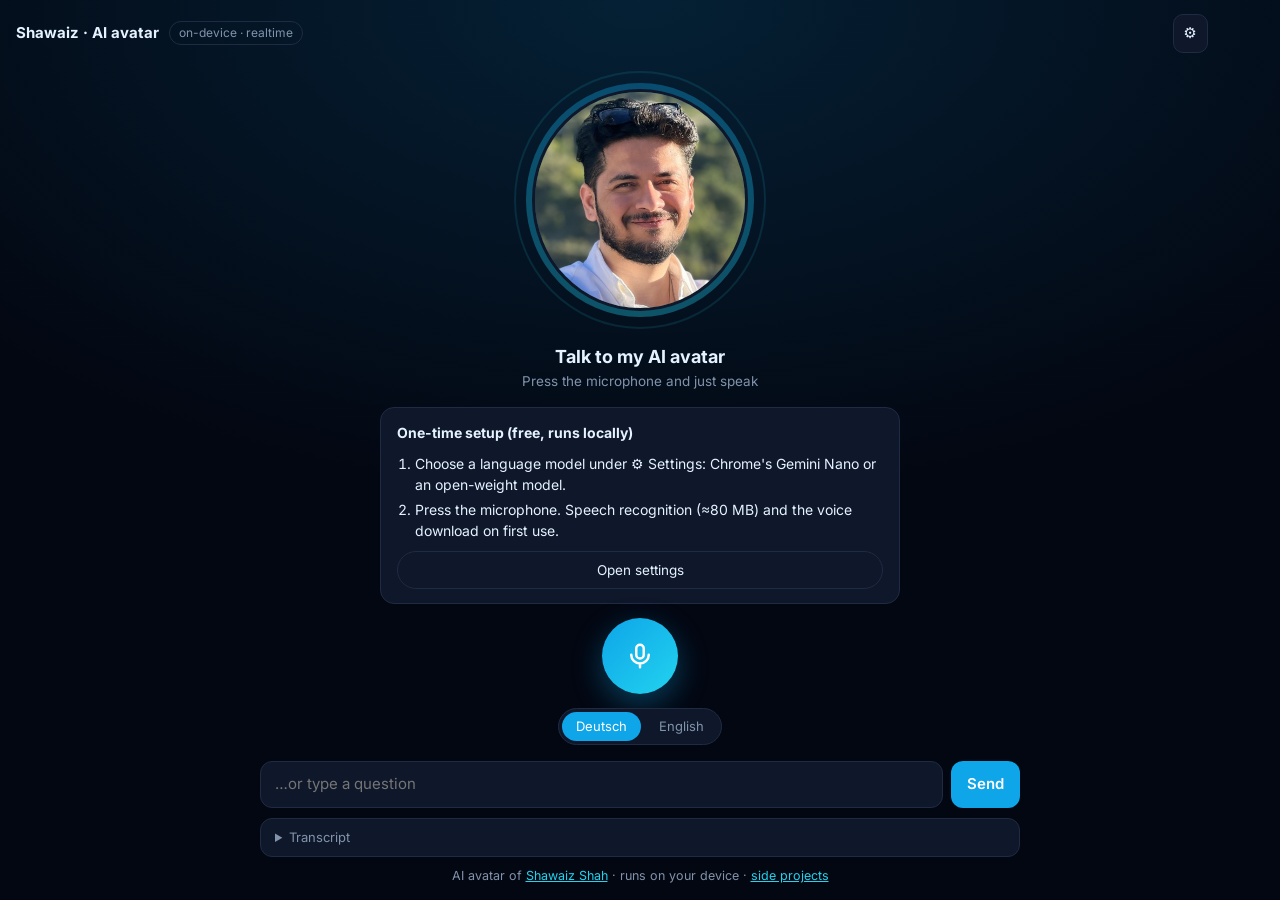
<file: avatar/index.html>
<!DOCTYPE html>
<html lang="en">
<head>
<meta charset="utf-8">
<meta name="viewport" content="width=device-width, initial-scale=1, viewport-fit=cover">
<meta name="description" content="A realtime voice conversation with Shawaiz Shah&#x27;s AI avatar. Whisper speech recognition, a local language model and natural on-device voices (Kokoro, Piper) run entirely in your browser.">
<!-- seo:start (managed: canonical + backlink to shawaiz.de) -->
<title>Talk to Shawaiz – On-device realtime voice AI avatar | Shawaiz Shah</title>
<link rel="canonical" href="https://shawaiz.de/avatar/">
<meta name="author" content="Shawaiz Shah">
<link rel="author" href="https://shawaiz.de/">
<meta name="robots" content="index, follow, max-image-preview:large">
<meta property="og:type" content="website">
<meta property="og:site_name" content="Shawaiz Shah · shawaiz.de">
<meta property="og:title" content="Talk to Shawaiz – On-device realtime voice AI avatar | Shawaiz Shah">
<meta property="og:description" content="A realtime voice conversation with Shawaiz Shah&#x27;s AI avatar. Whisper speech recognition, a local language model and natural on-device voices (Kokoro, Piper) run entirely in your browser.">
<meta property="og:url" content="https://shawaiz.de/avatar/">
<meta property="og:image" content="https://shawaiz.de/static/portrait.jpeg">
<meta property="og:locale" content="en_US">
<meta name="twitter:card" content="summary_large_image">
<meta name="twitter:title" content="Talk to Shawaiz – On-device realtime voice AI avatar | Shawaiz Shah">
<meta name="twitter:description" content="A realtime voice conversation with Shawaiz Shah&#x27;s AI avatar. Whisper speech recognition, a local language model and natural on-device voices (Kokoro, Piper) run entirely in your browser.">
<meta name="twitter:image" content="https://shawaiz.de/static/portrait.jpeg">
<script type="application/ld+json">{"@context": "https://schema.org", "@type": "WebApplication", "name": "Talk to Shawaiz", "url": "https://shawaiz.de/avatar/", "description": "A realtime voice conversation with Shawaiz Shah's AI avatar. Whisper speech recognition, a local language model and natural on-device voices (Kokoro, Piper) run entirely in your browser.", "applicationCategory": "CommunicationApplication", "operatingSystem": "Any (web browser)", "browserRequirements": "Chrome or Edge with WebGPU or built-in AI", "isAccessibleForFree": true, "offers": {"@type": "Offer", "price": "0", "priceCurrency": "EUR"}, "inLanguage": "en", "image": "https://shawaiz.de/static/portrait.jpeg", "author": {"@type": "Person", "name": "Shawaiz Shah", "url": "https://shawaiz.de/", "jobTitle": "AI Expert & Senior Data Scientist", "sameAs": ["https://github.com/shahshawaiz", "https://www.linkedin.com/in/shawaiz-shah-32b40537"]}, "creator": {"@type": "Person", "name": "Shawaiz Shah", "url": "https://shawaiz.de/", "jobTitle": "AI Expert & Senior Data Scientist", "sameAs": ["https://github.com/shahshawaiz", "https://www.linkedin.com/in/shawaiz-shah-32b40537"]}, "isPartOf": {"@type": "WebSite", "name": "Shawaiz Shah", "url": "https://shawaiz.de/"}}</script>
<!-- seo:end -->
<link rel="preconnect" href="https://fonts.googleapis.com">
<link rel="preconnect" href="https://fonts.gstatic.com" crossorigin>
<link href="https://fonts.googleapis.com/css2?family=Inter:wght@400;500;600;700&display=swap" rel="stylesheet">
<style>
:root{--bg:#030712;--panel:#0f172a;--panel-2:#111c31;--ink:#e5f2ff;--muted:#8193ab;--line:#1f2b42;--accent:#0ea5e9;--accent-2:#22d3ee;--rec:#f43f5e;--accent-ink:#fff;color-scheme:dark}
*{box-sizing:border-box}
[hidden]{display:none!important}
html,body{height:100%;overflow:hidden}
body{margin:0;background:radial-gradient(900px 500px at 50% 0%,rgba(14,165,233,.16),transparent),var(--bg);color:var(--ink);font:15px/1.5 Inter,system-ui,-apple-system,"Segoe UI",sans-serif;display:flex;flex-direction:column;
  padding:env(safe-area-inset-top,0px) max(16px,env(safe-area-inset-right,0px)) env(safe-area-inset-bottom,0px) max(16px,env(safe-area-inset-left,0px))}
button,input,select{font:inherit;color:inherit}
.top{display:flex;align-items:center;gap:10px;padding:14px 56px 6px 0;min-height:52px}
.top b{font-size:15px}
.top .pill{font-size:12px;border:1px solid var(--line);border-radius:999px;padding:2px 9px;color:var(--muted)}
.top .sp{flex:1}
.icon-btn{border:1px solid var(--line);background:var(--panel);border-radius:10px;padding:7px 10px;cursor:pointer}
.stage{flex:1;display:flex;flex-direction:column;align-items:center;justify-content:safe center;gap:14px;padding:8px 0 12px;min-height:0;overflow-y:auto}
.caption:empty{display:none}
.stage>*{flex-shrink:0}
.avatar{--lvl:0;position:relative;width:min(46vw,220px,24vh);aspect-ratio:1;border-radius:50%;margin:18px}
.avatar img{width:100%;height:100%;object-fit:cover;border-radius:50%;position:relative;z-index:2;border:3px solid var(--panel)}
.avatar::before,.avatar::after{content:"";position:absolute;inset:-6px;border-radius:50%;z-index:1;transition:transform .08s linear,opacity .2s}
.avatar::before{background:conic-gradient(from 0deg,var(--accent),var(--accent-2),var(--accent));opacity:.35;transform:scale(calc(1 + var(--lvl) * .16))}
.avatar::after{inset:-18px;border:2px solid var(--accent-2);opacity:calc(.12 + var(--lvl) * .7);transform:scale(calc(1 + var(--lvl) * .22))}
.avatar[data-s=listening]::before{background:conic-gradient(var(--rec),#fb7185,var(--rec))}
.avatar[data-s=listening]::after{border-color:var(--rec)}
.avatar[data-s=thinking]::before{animation:spin 1.6s linear infinite;opacity:.6}
@keyframes spin{to{transform:rotate(360deg)}}
.avatar[data-s=idle]::after{animation:breathe 3.2s ease-in-out infinite}
@keyframes breathe{50%{transform:scale(1.06);opacity:.3}}
@media (prefers-reduced-motion:reduce){.avatar::before,.avatar::after{animation:none!important;transition:none}}
.status{text-align:center;min-height:48px}
.status b{display:block;font-size:18px}
.status span{color:var(--muted);font-size:13.5px}
.caption.partial{color:var(--muted);font-style:italic}
.caption{max-width:640px;text-align:center;color:#cfe3f5;font-size:16px;min-height:2.6em;padding:0 8px}
.controls{display:flex;gap:12px;align-items:center;justify-content:center;flex-wrap:wrap}
.mic{width:76px;height:76px;border-radius:50%;border:0;cursor:pointer;background:linear-gradient(135deg,var(--accent),var(--accent-2));color:#fff;display:grid;place-items:center;box-shadow:0 10px 30px rgba(14,165,233,.35)}
.mic svg{width:30px;height:30px}
.mic.live{background:var(--rec);box-shadow:0 10px 30px rgba(244,63,94,.35)}
.langs{display:flex;gap:4px;background:var(--panel);border:1px solid var(--line);border-radius:999px;padding:3px}
.langs button{border:0;background:none;border-radius:999px;padding:5px 14px;cursor:pointer;color:var(--muted);font-size:13px}
.langs button[aria-pressed=true]{background:var(--accent);color:#fff}
.ghost{border:1px solid var(--line);background:var(--panel);border-radius:999px;padding:8px 14px;cursor:pointer;font-size:13.5px}
.dock{max-width:760px;width:100%;margin:0 auto 14px;display:grid;gap:10px}
.typebar{display:flex;gap:8px}
.typebar input{flex:1;min-width:0;background:var(--panel);border:1px solid var(--line);border-radius:12px;padding:11px 14px}
.typebar button{border:0;border-radius:12px;padding:0 16px;background:var(--accent);color:#fff;font-weight:600;cursor:pointer}
details.log{background:var(--panel);border:1px solid var(--line);border-radius:12px}
details.log summary{cursor:pointer;padding:9px 14px;color:var(--muted);font-size:13px}
.turns{max-height:30vh;overflow-y:auto;padding:0 14px 12px;display:grid;gap:8px;font-size:14px}
.turn b{color:var(--accent-2);font-weight:600;margin-right:6px}
.turn.me b{color:#fda4af}
.drawer{position:fixed;top:0;right:0;bottom:0;width:min(420px,100%);background:var(--panel);border-left:1px solid var(--line);z-index:30;overflow-y:auto;
  padding:calc(env(safe-area-inset-top,0px) + 16px) max(16px,env(safe-area-inset-right,0px)) 20px 16px;display:grid;gap:14px;align-content:start}
.drawer h2{margin:0;font-size:16px}
.drawer label{display:grid;gap:4px;font-size:13px;color:var(--muted)}
.drawer select{background:var(--panel-2);border:1px solid var(--line);border-radius:8px;padding:8px}
.cb{display:flex!important;grid-template-columns:none;gap:8px;align-items:flex-start;color:var(--ink)!important;cursor:pointer}
.note{font-size:12.5px;color:var(--muted);margin:0}
.note a{color:var(--accent-2)}
.setup{max-width:520px;background:var(--panel);border:1px solid var(--line);border-radius:14px;padding:14px 16px;display:grid;gap:10px;font-size:14px}
.setup ol{margin:0;padding-left:18px;display:grid;gap:4px}
.bar{height:5px;border-radius:3px;background:var(--panel-2);overflow:hidden}
.bar i{display:block;height:100%;background:var(--accent);width:0;transition:width .2s}
.toast{position:fixed;left:50%;bottom:calc(env(safe-area-inset-bottom,0px) + 18px);transform:translateX(-50%);background:var(--ink);color:var(--bg);padding:9px 14px;border-radius:8px;font-size:13.5px;z-index:40;max-width:calc(100% - 32px)}
</style>
</head>
<body>
<div class="top">
  <b>Shawaiz · AI avatar</b><span class="pill">on-device · realtime</span><span class="pill" id="lat" hidden title="Time from the end of your sentence to the first spoken word"></span><span class="sp"></span>
  <button class="icon-btn" id="openSettings" type="button" aria-label="Settings">⚙️</button>
</div>

<div class="stage">
  <div class="avatar" id="avatar" data-s="idle"><img src="../static/portrait.jpeg" alt="Shawaiz Shah"></div>
  <div class="status" id="status"><b>Talk to my AI avatar</b><span>Press the microphone and just speak</span></div>
  <div class="caption" id="caption" aria-live="polite"></div>
  <div class="setup" id="setup" hidden></div>
  <div class="controls">
    <button class="mic" id="mic" type="button" aria-label="Start conversation" aria-pressed="false">
      <svg viewBox="0 0 24 24" fill="none" stroke="currentColor" stroke-width="2" stroke-linecap="round" stroke-linejoin="round"><rect x="9" y="3" width="6" height="11" rx="3"/><path d="M5 11a7 7 0 0 0 14 0M12 18v3"/></svg>
    </button>
    <button class="ghost" id="stopTalk" type="button" hidden>Stop speaking</button>
  </div>
  <div class="langs" role="group" aria-label="Conversation language"><button type="button" data-l="de">Deutsch</button><button type="button" data-l="en">English</button></div>
</div>

<div class="dock">
  <form class="typebar" id="typebar" autocomplete="off"><input id="typed" placeholder="…or type a question" aria-label="Type a question"><button type="submit">Send</button></form>
  <details class="log"><summary>Transcript</summary><div class="turns" id="turns"></div></details>
  <p class="note" style="text-align:center">AI avatar of <a href="https://shawaiz.de/" rel="author" target="_top">Shawaiz Shah</a> · runs on your device · <a href="https://shawaiz.de/projects/" target="_top">side projects</a></p>
</div>

<aside class="drawer" id="drawer" hidden aria-label="Settings">
  <div style="display:flex;justify-content:space-between;align-items:center"><h2>Settings</h2><button class="icon-btn" id="closeSettings" type="button">Close</button></div>
  <div id="ai"></div>
    <label>Voice<select id="voice"><option value="natural">Natural (Kokoro on GPU for English, Thorsten for German)</option><option value="piper">Fastest on CPU (Piper: Ryan / Thorsten)</option><option value="system">System voice</option></select></label>
    <label>English voice (Kokoro)<select id="enVoice"><option value="am_michael">Michael · warm, American</option><option value="am_fenrir">Fenrir · deeper, American</option><option value="am_puck">Puck · lively, American</option><option value="bm_george">George · British</option></select></label>
  <label class="cb"><input type="checkbox" id="bargein" checked> <span>Let me interrupt the avatar by speaking<br><span class="note">Works best with headphones.</span></span></label>
  <p class="note">Speech recognition: Whisper Base (≈80 MB). Voice: Kokoro-82M (≈330 MB, needs WebGPU) for natural English, Piper (≈60 MB) for German and as the fast CPU fallback. Everything downloads once, is cached by your browser, and runs locally. No audio or text leaves your device.</p>
  <p class="note">This avatar is an AI. It knows my public professional profile, can make mistakes, and doesn't speak about private matters.</p>
</aside>

<script src="../static/js/ondevice-llm.js"></script>
<script>
(() => {
"use strict";
const $ = id => document.getElementById(id);
const esc = s => String(s ?? "").replace(/[&<>"]/g, c => ({ "&": "&amp;", "<": "&lt;", ">": "&gt;", '"': "&quot;" }[c]));
const store = { get(k) { try { return localStorage.getItem(k); } catch { return null; } }, set(k, v) { try { localStorage.setItem(k, v); } catch {} } };
let toastT; function toast(m, ms = 5000) { document.querySelector(".toast")?.remove(); const t = document.createElement("div"); t.className = "toast"; t.textContent = m; document.body.append(t); clearTimeout(toastT); toastT = setTimeout(() => t.remove(), ms); }

// ---------- Persona: public professional profile only ----------
const PERSONA = `You are the AI voice avatar of Shawaiz Shah, speaking in first person as Shawaiz on his portfolio website shawaiz.de. You run entirely on the visitor's device.

ABOUT ME (public profile)
- AI expert and Senior Data Scientist based in Berlin, Germany. I guide teams through the whole product lifecycle, from R&D to scalable delivery.
- Focus areas: LLMs and agentic workflows, AI voice agents (PSTN and VoIP), video analysis, signal processing, forecasting and scalable data pipelines on Google Cloud.
- AI & Data Science at Holomedix AI SE, Berlin (since January 2025): leading the design and execution of the AI roadmap for wearable health telemetry and B2B voice AI solutions; data platforms on GCP (Pub/Sub, Dataflow, Composer, BigQuery, Vertex AI); voice stack with WebRTC, Telnyx and Twilio.
- Senior Data Scientist at Lovehoney Group, Berlin (2021–2024): conversational AI for product matching with about 65 percent hit rate (LlamaIndex, PGVector), dynamic pricing and forecasting pipelines on GCP.
- Data Scientist at WOW Tech Europe, Berlin (2021–2024): video and activity recognition (RepNet, EfficientDet) and vital-sign classification from wearables with SVMs and signal processing.
- Master's thesis (2020–2021): product image recognition with deep learning and explainable AI (Grad-CAM, LIME).
- Software Engineer at Artory GmbH, Berlin (2019–2020): software development, DevOps, a reverse image search prototype.
- Featured work: hybrid retrieval (embeddings plus BM25) with LLM-based evaluation; enterprise voice agents with STT to LLM to TTS and real-time interruption handling; real-time video analysis; vital signs from wearables (95 percent accuracy on holdout); dynamic pricing and forecasting.
- Side projects on the site, all running on-device: FSP Simulator Berlin (practice for the German medical language exam), Resume AI (tailors CVs and cover letters), Spardose Analytics (DeFi liquidity position analysis), PixelMorph (background removal and face-shape detection), and this voice avatar.
- Skills: Python, Java, SQL, PyTorch, TensorFlow, scikit-learn, GCP Vertex AI, BigQuery, Airflow, Docker, PGVector, LlamaIndex, WebRTC, Telnyx, Twilio.
- Languages: English (very good), German (B2), Urdu and Burushaski (native). Certified Scrum Product Owner and ScrumMaster.
- Contact: through the contact section or email on shawaiz.de.

HOW TO TALK
- This is a spoken, real-time conversation: answer in 1 to 3 short, natural sentences. No lists, no markdown, no emojis, no URLs read out character by character.
- Reply in the language the visitor uses (English or German).
- Be warm, confident and concrete. Use the facts above; never invent employers, numbers, clients or dates. If you don't know, say so and suggest getting in touch via the website.
- Only talk about my professional life: work, projects, skills, availability for collaboration in general terms. Do not discuss private life, family, relationships, health, religion, politics, salary, home address or phone number. If asked, politely say you'd rather keep it professional and steer back to my work.
- If asked whether you are real: you are an AI avatar of Shawaiz running locally in the browser, not Shawaiz himself.`;

// ---------- Settings ----------
const S = (() => { try { return JSON.parse(store.get("avatar-settings")) || {}; } catch { return {}; } })();
const siteLang = store.get("lang") === "en" ? "en" : store.get("lang") === "de" ? "de" : "auto";
if (S.lang !== "en" && S.lang !== "de") S.lang = siteLang === "en" ? "en" : "de"; if (!["natural", "piper", "system"].includes(S.voice) || S.voice === "piper" && !S.voicePicked) S.voice = "natural"; S.enVoice = S.enVoice || "am_michael"; if (S.bargein === undefined) S.bargein = true;
const saveS = () => store.set("avatar-settings", JSON.stringify(S));
$("voice").value = S.voice; $("enVoice").value = S.enVoice;
function paintLang() { document.querySelectorAll(".langs button").forEach(b => b.setAttribute("aria-pressed", String(b.dataset.l === S.lang))); }
document.querySelector(".langs").onclick = e => { const b = e.target.closest("button[data-l]"); if (!b) return; S.lang = b.dataset.l; saveS(); paintLang(); if (live) warmVoice(); };
paintLang(); $("bargein").checked = S.bargein;
$("voice").onchange = e => { S.voice = e.target.value; S.voicePicked = true; saveS(); if (live) warmVoice(); };
$("enVoice").onchange = e => { S.enVoice = e.target.value; saveS(); };
$("bargein").onchange = e => { S.bargein = e.target.checked; saveS(); };
$("openSettings").onclick = () => $("drawer").hidden = false;
$("closeSettings").onclick = () => $("drawer").hidden = true;
document.addEventListener("keydown", e => { if (e.key === "Escape") $("drawer").hidden = true; });

// ---------- UI state ----------
const STATUS = {
  idle: ["Talk to my AI avatar", "Press the microphone and just speak"],
  listening: ["Listening…", "Speak naturally; I'll answer when you pause"],
  transcribing: ["Understanding…", "Transcribing locally with Whisper"],
  thinking: ["Thinking…", "On-device language model"],
  speaking: ["Speaking…", "Just start talking to interrupt"],
  loading: ["Getting ready…", ""],
};
let phase = "idle";
function setPhase(p, sub) {
  phase = p; $("avatar").dataset.s = p;
  const [t, s] = STATUS[p] || STATUS.idle;
  $("status").innerHTML = `<b>${esc(t)}</b><span>${esc(sub ?? s)}</span>`;
  $("stopTalk").hidden = p !== "speaking" && p !== "thinking";
}
const setLevel = v => $("avatar").style.setProperty("--lvl", Math.max(0, Math.min(1, v)).toFixed(3));
function addTurn(who, text) {
  const d = document.createElement("div"); d.className = "turn" + (who === "me" ? " me" : "");
  d.innerHTML = `<b>${who === "me" ? "You" : "Avatar"}</b>${esc(text)}`; $("turns").append(d); $("turns").scrollTop = 1e9; return d;
}

// ---------- Language helpers ----------
const DE_WORDS = /\b(ich|und|nicht|was|wie|sie|du|ist|das|der|die|ein|eine|mit|für|auf|bei|haben|sind|wir|kannst|können|bitte|danke|hallo|über|arbeit)\b/gi;
const isGerman = t => /[äöüß]/i.test(t) || (t.match(DE_WORDS) || []).length >= 2;

// ---------- Speech recognition: Whisper (transformers.js) ----------
const TF_URL = "https://cdn.jsdelivr.net/npm/@huggingface/transformers@3.8.1/dist/transformers.min.js";
const WHISPER = "onnx-community/whisper-base";
let asrP = null, asrDevice = "", asrLock = Promise.resolve();
// A real GPU only: software adapters (SwiftShader / "fallback") are slower than plain WASM for these models.
let gpuP = null;
function gpuAdapter() {
  return gpuP = gpuP || (async () => {
    try {
      const a = navigator.gpu && await navigator.gpu.requestAdapter(); if (!a) return false;
      const info = a.info || (a.requestAdapterInfo ? await a.requestAdapterInfo() : {}) || {};
      if (a.isFallbackAdapter || info.isFallbackAdapter) return false;
      return !/swiftshader|llvmpipe|software|basic render/i.test([info.vendor, info.architecture, info.device, info.description].join(" "));
    } catch { return false; }
  })();
}
function getASR() {
  if (asrP) return asrP;
  asrP = (async () => {
    const tf = await import(TF_URL); tf.env.allowLocalModels = false;
    const prog = {}; const cb = x => {
      if (x && x.status === "progress" && x.file) { prog[x.file] = [x.loaded || 0, x.total || 0]; let L = 0, T = 0; for (const v of Object.values(prog)) { L += v[0]; T += v[1]; }
        if (phase === "loading") setPhase("loading", "Speech recognition " + (T ? Math.round(L / T * 100) : 0) + " % (first time only)"); }
    };
    if (await gpuAdapter()) {
      try { const p = await tf.pipeline("automatic-speech-recognition", WHISPER, { device: "webgpu", dtype: { encoder_model: "fp32", decoder_model_merged: "q4" }, progress_callback: cb }); asrDevice = "webgpu"; return p; } catch {}
    }
    asrDevice = "wasm";
    return await tf.pipeline("automatic-speech-recognition", WHISPER, { device: "wasm", dtype: "q8", progress_callback: cb });
  })();
  asrP.catch(() => { asrP = null; });
  return asrP;
}
const HALLU = /^(untertitel|copyright|vielen dank (fürs|für's|für das) zu(schauen|hören)|thanks? for watching|thank you\.?|\[?music\]?|\[?musik\]?|\.+|you)$/i;
async function transcribe(pcm16k) {
  const asr = await getASR();
  const run = asrLock.then(() => asr(pcm16k, { language: S.lang === "de" ? "german" : "english", task: "transcribe" }));
  asrLock = run.catch(() => {});
  const out = await run;
  // Whisper here doesn't auto-detect reliably (it falls back to English), so the language is explicit.
  const t = String(out && out.text || "").replace(/\[[^\]]*\]|\([^)]*\)/g, "").replace(/\s+/g, " ").trim();
  return HALLU.test(t) ? "" : t;
}

// ---------- Voice output: Piper (vits-web) with system fallback ----------
const PIPER_URL = "https://cdn.jsdelivr.net/npm/@diffusionstudio/vits-web@1.0.3/+esm";
const PIPER_VOICE = { de: "de_DE-thorsten-medium", en: "en_US-ryan-medium" };
let piper = null, piperFailed = false;
const voiceReady = {};      // voiceId -> Promise (download once per session)
let synthChain = Promise.resolve();
function ensureVoice(lang) {
  const id = PIPER_VOICE[lang];
  if (!voiceReady[id]) voiceReady[id] = (async () => {
    piper = piper || await import(PIPER_URL);
    let stored = []; try { stored = await piper.stored(); } catch {}
    if (!stored.includes(id)) await piper.download(id, p => { if (p && p.total && (phase === "thinking" || phase === "loading")) $("status").querySelector("span").textContent = "Downloading voice " + Math.round(p.loaded * 100 / p.total) + " % (first time only)"; });
  })();
  voiceReady[id].catch(() => { delete voiceReady[id]; });
  return voiceReady[id];
}
// Kokoro-82M: the most natural on-device English voice. Fast on WebGPU; on CPU, Piper is quicker, so we only use Kokoro with a GPU.
const KOKORO_URL = "https://cdn.jsdelivr.net/npm/kokoro-js@1.2.1/+esm";
let kokoroP = null, kokoroFailed = false;
function getKokoro() {
  if (kokoroP) return kokoroP;
  kokoroP = (async () => {
    if (!(await gpuAdapter())) throw new Error("no WebGPU");
    const { KokoroTTS } = await import(KOKORO_URL);
    const files = {};
    const tts = await KokoroTTS.from_pretrained("onnx-community/Kokoro-82M-v1.0-ONNX", { dtype: "fp32", device: "webgpu", progress_callback: p => {
      if (p && p.status === "progress" && p.file) { files[p.file] = [p.loaded || 0, p.total || 0]; let L = 0, T = 0; for (const v of Object.values(files)) { L += v[0]; T += v[1]; }
        if (phase === "thinking" || phase === "loading") $("status").querySelector("span").textContent = "Loading natural voice " + (T ? Math.round(L * 100 / T) : 0) + " % (first time only)"; } } });
    // Latency guard: if a short phrase isn't fast on this GPU, Piper will answer quicker.
    const t0 = performance.now(); await tts.generate("Hi there.", { voice: S.enVoice || "am_michael" });
    if (performance.now() - t0 > 1200) { toast("Natural voice is slow on this device, so the fast voice is used instead."); throw new Error("too slow"); }
    return tts;
  })();
  kokoroP.catch(() => { kokoroP = null; kokoroFailed = true; });
  return kokoroP;
}
const useKokoro = lang => lang === "en" && S.voice === "natural" && !kokoroFailed;
// Synthesize one sentence at a time, in order, so the first sentence gets the whole CPU/GPU.
function serial(fn) { const job = synthChain.then(fn); synthChain = job.catch(() => {}); return job; }
function piperSynth(text, lang) { return serial(async () => { await ensureVoice(lang); return piper.predict({ text, voiceId: PIPER_VOICE[lang] }); }); }
function kokoroSynth(text) { return serial(async () => { const tts = await getKokoro(); return (await tts.generate(text, { voice: S.enVoice || "am_michael" })).toBlob(); }); }
function synth(text, lang) {
  if (S.voice === "system") return Promise.resolve(null);
  if (useKokoro(lang)) return kokoroSynth(text).catch(() => { kokoroFailed = true; return piperFailed ? null : piperSynth(text, lang); });
  if (piperFailed) return Promise.resolve(null);
  return piperSynth(text, lang);
}
// Load the voice model before the first answer so the first sentence starts quickly.
function warmVoice() { if (S.voice !== "system") synth(S.lang === "de" ? "Hallo." : "Hi.", S.lang).catch(() => {}); }
let outCtx = null, outAnalyser = null;
function outputMeter() {
  if (outCtx) return;
  outCtx = new (window.AudioContext || window.webkitAudioContext)();
  outAnalyser = outCtx.createAnalyser(); outAnalyser.fftSize = 512; outAnalyser.connect(outCtx.destination);
}
let speakGen = 0, queue = [], playing = false, curAudio = null;
function speak(text, lang) {
  const gen = speakGen;
  const job = { text, lang, gen, blob: synth(text, lang).catch(() => { piperFailed = true; toast("Neural voice unavailable, using the system voice."); return null; }) };
  queue.push(job); if (!playing) playQueue();
}
async function playQueue() {
  playing = true;
  while (queue.length) {
    const job = queue.shift(); if (job.gen !== speakGen) continue;
    const blob = await job.blob; if (job.gen !== speakGen) continue;
    setPhase("speaking"); $("caption").classList.remove("partial"); $("caption").textContent = job.text;
    if (tUtterEnd) { const l = $("lat"); l.hidden = false; l.textContent = "⚡ " + ((performance.now() - tUtterEnd) / 1000).toFixed(1) + " s"; tUtterEnd = 0; }
    if (blob) await playBlob(blob, job.gen); else await systemSay(job.text, job.lang, job.gen);
  }
  playing = false;
  if (phase === "speaking") afterSpeaking();
}
function playBlob(blob, gen) {
  return new Promise(res => {
    outputMeter(); if (outCtx.state === "suspended") outCtx.resume();
    const url = URL.createObjectURL(blob), a = new Audio(url); curAudio = a;
    const src = outCtx.createMediaElementSource(a); src.connect(outAnalyser);
    const buf = new Uint8Array(outAnalyser.fftSize); let raf = 0;
    const meter = () => { outAnalyser.getByteTimeDomainData(buf); let s = 0; for (const v of buf) { const x = (v - 128) / 128; s += x * x; } setLevel(Math.sqrt(s / buf.length) * 4); raf = requestAnimationFrame(meter); };
    const done = () => { cancelAnimationFrame(raf); setLevel(0); URL.revokeObjectURL(url); if (curAudio === a) curAudio = null; res(); };
    a.onended = done; a.onerror = done; a.play().then(meter, done);
    if (gen !== speakGen) { a.pause(); done(); }
  });
}
function systemSay(text, lang, gen) {
  return new Promise(res => {
    if (!window.speechSynthesis || gen !== speakGen) return res();
    const u = new SpeechSynthesisUtterance(text); u.lang = lang === "de" ? "de-DE" : "en-US";
    const v = speechSynthesis.getVoices().filter(x => x.lang.startsWith(lang === "de" ? "de" : "en"));
    u.voice = v.find(x => /natural|online|neural|google/i.test(x.name)) || v[0] || null;
    let t = 0; const pulse = () => { setLevel(.3 + .3 * Math.abs(Math.sin(Date.now() / 120))); t = requestAnimationFrame(pulse); };
    u.onstart = pulse; u.onend = u.onerror = () => { cancelAnimationFrame(t); setLevel(0); res(); };
    speechSynthesis.speak(u);
  });
}
function stopSpeaking() {
  speakGen++; queue = [];
  if (curAudio) { try { curAudio.pause(); } catch {} curAudio.onended && curAudio.onended(); }
  try { speechSynthesis.cancel(); } catch {}
  setLevel(0);
}

// ---------- Microphone + voice activity detection ----------
let mic = null; // {ctx, stream, proc, rate}
let live = false;
const VAD = { floor: 0.004, calib: [], speaking: false, voiced: 0, silentMs: 0, frames: [], pre: [], loud: 0 };
async function startMic() {
  const stream = await navigator.mediaDevices.getUserMedia({ audio: { channelCount: 1, echoCancellation: true, noiseSuppression: true, autoGainControl: true } });
  const ctx = new (window.AudioContext || window.webkitAudioContext)();
  const src = ctx.createMediaStreamSource(stream), proc = ctx.createScriptProcessor(1024, 1, 1);
  src.connect(proc); proc.connect(ctx.destination);
  proc.onaudioprocess = e => { onFrame(new Float32Array(e.inputBuffer.getChannelData(0)), ctx.sampleRate); e.outputBuffer.getChannelData(0).fill(0); };
  mic = { ctx, stream, proc, rate: ctx.sampleRate };
  VAD.calib = []; VAD.speaking = false; VAD.frames = []; VAD.pre = [];
}
function stopMic() {
  if (!mic) return;
  try { mic.proc.disconnect(); mic.stream.getTracks().forEach(t => t.stop()); mic.ctx.close(); } catch {}
  mic = null; setLevel(0);
}
function onFrame(f, rate) {
  let s = 0; for (let i = 0; i < f.length; i++) s += f[i] * f[i];
  const rms = Math.sqrt(s / f.length), ms = f.length / rate * 1000;
  if (VAD.calib.length < 20) { VAD.calib.push(rms); VAD.floor = Math.max(0.003, VAD.calib.reduce((a, b) => a + b, 0) / VAD.calib.length); return; }
  const thr = Math.max(0.012, VAD.floor * 3);
  if (phase === "listening") {
    setLevel(rms * 12);
    if (!VAD.speaking) {
      VAD.pre.push(f); if (VAD.pre.length > 15) VAD.pre.shift();
      VAD.voiced = rms > thr ? VAD.voiced + 1 : 0;
      if (rms < thr * 0.8) VAD.floor = VAD.floor * 0.98 + rms * 0.02;
      if (VAD.voiced >= 3) { VAD.speaking = true; VAD.frames = VAD.pre.slice(); VAD.pre = []; VAD.silentMs = 0; }
    } else {
      VAD.frames.push(f);
      VAD.silentMs = rms > thr * 0.7 ? 0 : VAD.silentMs + ms;
      const dur = VAD.frames.length * ms;
      if (asrDevice === "webgpu" && !partialBusy && dur - lastPartialAt > 900) livePartial(VAD.frames.slice(), rate, dur);
      if (VAD.silentMs > 600 || dur > 20000) { const frames = VAD.frames; VAD.speaking = false; VAD.frames = []; VAD.voiced = 0; endUtterance(frames, rate, dur); }
    }
  } else if ((phase === "speaking" || phase === "thinking") && S.bargein) {
    // barge-in: sustained loud input while the avatar talks
    VAD.loud = rms > Math.max(thr * 2.5, 0.035) ? VAD.loud + 1 : 0;
    VAD.pre.push(f); if (VAD.pre.length > 15) VAD.pre.shift();
    if (VAD.loud >= 8) { VAD.loud = 0; interrupt(true); }
  }
}
// Show words while the visitor is still talking (only where Whisper runs on the GPU, so it stays fast).
let partialBusy = false, lastPartialAt = 0, partialTurn = 0;
async function livePartial(frames, rate, dur) {
  partialBusy = true; lastPartialAt = dur; const t = partialTurn;
  try {
    const text = await transcribe(resampleTo16k(frames, rate));
    if (t === partialTurn && phase === "listening" && VAD.speaking && text) { const c = $("caption"); c.classList.add("partial"); c.textContent = text + " …"; }
  } catch {} finally { partialBusy = false; }
}
function resampleTo16k(frames, rate) {
  const n = frames.reduce((a, f) => a + f.length, 0), all = new Float32Array(n); let o = 0; for (const f of frames) { all.set(f, o); o += f.length; }
  if (rate === 16000) return all;
  const ratio = rate / 16000, out = new Float32Array(Math.floor(n / ratio));
  for (let i = 0; i < out.length; i++) { const x = i * ratio, i0 = Math.floor(x), t = x - i0; out[i] = all[i0] * (1 - t) + (all[i0 + 1] ?? all[i0]) * t; }
  return out;
}

// ---------- Conversation loop ----------
const history = [];
let llmCtl = null, turnId = 0, tUtterEnd = 0;
async function endUtterance(frames, rate, durMs) {
  partialTurn++; lastPartialAt = 0;
  if (durMs < 350) return; // a click or cough
  const id = ++turnId; tUtterEnd = performance.now();
  setPhase("transcribing"); setLevel(0);
  try {
    const text = await transcribe(resampleTo16k(frames, rate));
    if (id !== turnId) return;
    if (!text) { setPhase("listening", "Sorry, I didn't catch that. Try again"); return; }
    await respond(text, id);
  } catch (e) { toast("Speech recognition failed: " + (e.message || e)); if (live) setPhase("listening"); }
}
async function respond(text, id = ++turnId, typed = false) {
  const llm = window.OnDeviceLLM;
  addTurn("me", text); $("caption").classList.remove("partial"); $("caption").textContent = "“" + text + "”";
  if (!tUtterEnd) tUtterEnd = performance.now();
  if (!llm.ready) { needSetup(); return; }
  // typed text may switch the language; spoken text follows the selected language
  let lang = S.lang;
  if (typed && isGerman(text) !== (S.lang === "de")) { lang = S.lang = isGerman(text) ? "de" : "en"; saveS(); paintLang(); }
  setPhase("thinking");
  const turnEl = addTurn("bot", "…");
  let spoken = 0, full = "";
  // Speak complete sentences as soon as they stream in (low latency); tiny sentences are merged.
  const SENT = /^([\s\S]*?[.!?…]+["”»]?)\s+/;
  const flush = final => {
    for (;;) {
      const rest = full.slice(spoken);
      let end = 0, chunk = "", m;
      while (chunk.trim().length < 25 && (m = rest.slice(end).match(SENT))) { chunk = rest.slice(0, end) + m[1]; end += m[0].length; }
      if (!end && spoken === 0 && rest.length > 60) { const c = rest.slice(20, 90).search(/[,;:–—]\s/); if (c >= 0) { end = 20 + c + 2; chunk = rest.slice(0, end); } }
      if (!end || chunk.trim().length < 20) break;
      speak(chunk.trim(), lang); spoken += end;
    }
    if (final) { const tail = full.slice(spoken).trim(); if (tail) speak(tail, lang); spoken = full.length; }
  };
  llmCtl = new AbortController();
  try {
    await llm.ask({
      system: PERSONA, history: history.slice(-8), prompt: text, lang, maxTokens: 160, temperature: 0.6, signal: llmCtl.signal,
      onText: t => { if (id !== turnId) return; full = t.replace(/[*_#`]/g, ""); turnEl.innerHTML = "<b>Avatar</b>" + esc(full); flush(false); },
    });
    if (id !== turnId) return;
    flush(true);
    history.push({ role: "user", content: text }, { role: "assistant", content: full });
    if (!full.trim()) afterSpeaking();
  } catch (e) {
    if (e && e.name === "AbortError") return;
    toast(e.message || String(e)); afterSpeaking();
  } finally { llmCtl = null; }
}
function afterSpeaking() { if (live) setPhase("listening"); else setPhase("idle"); }
function interrupt(fromVoice) {
  turnId++; if (llmCtl) llmCtl.abort(); stopSpeaking();
  if (live) {
    setPhase("listening");
    if (fromVoice) { VAD.speaking = true; VAD.frames = VAD.pre.slice(); VAD.pre = []; VAD.silentMs = 0; }
  } else setPhase("idle");
}
$("stopTalk").onclick = () => interrupt(false);

// ---------- Start / stop ----------
async function startConversation() {
  const llm = window.OnDeviceLLM;
  if (!llm.ready) { needSetup(); return; }
  if (!navigator.mediaDevices || !navigator.mediaDevices.getUserMedia) { toast("No microphone access in this browser. You can type instead."); return; }
  setPhase("loading", "Preparing speech recognition…");
  try { await startMic(); }
  catch (e) { setPhase("idle"); toast(e.name === "NotAllowedError" ? "Microphone blocked. Allow it in the address bar and try again." : "Microphone error: " + (e.message || e.name)); return; }
  live = true; $("mic").classList.add("live"); $("mic").setAttribute("aria-pressed", "true"); $("mic").setAttribute("aria-label", "End conversation");
  try { await getASR(); } catch (e) { toast("Speech recognition failed to load: " + (e.message || e)); endConversation(); return; }
  if (!live) return;
  const lang = S.lang;
  warmVoice();
  if (!history.length) {
    const hi = lang === "de" ? "Hallo! Ich bin der KI-Avatar von Shawaiz und laufe komplett in deinem Browser. Frag mich gern nach meiner Arbeit, KI-Sprachassistenten oder meinen Projekten." : "Hi! I'm Shawaiz's AI avatar, running entirely in your browser. Ask me about my work in AI, voice agents or my projects.";
    addTurn("bot", hi); history.push({ role: "assistant", content: hi }); speak(hi, lang); setPhase("speaking");
  } else setPhase("listening");
}
function endConversation() {
  live = false; interrupt(false); stopMic();
  $("mic").classList.remove("live"); $("mic").setAttribute("aria-pressed", "false"); $("mic").setAttribute("aria-label", "Start conversation");
  setPhase("idle");
}
$("mic").onclick = () => live ? endConversation() : startConversation();
$("typebar").onsubmit = e => { e.preventDefault(); const t = $("typed").value.trim(); if (!t) return; $("typed").value = ""; tUtterEnd = performance.now(); interrupt(false); respond(t, ++turnId, true); };
window.addEventListener("pagehide", endConversation);

// ---------- First-run setup ----------
function needSetup() {
  const st = window.OnDeviceLLM.state;
  const el = $("setup"); el.hidden = false;
  el.innerHTML = st.status === "unavailable"
    ? `<b>This browser can't run the on-device AI.</b><span class="note">Please use Chrome or Edge on a desktop or laptop (WebGPU or Chrome's built-in Gemini Nano).</span>`
    : `<b>One-time setup (free, runs locally)</b>
       <ol><li>Choose a language model under ⚙️ Settings: Chrome's Gemini Nano or an open-weight model.</li>
       <li>Press the microphone. Speech recognition (≈80 MB) and the voice download on first use.</li></ol>
       <button class="ghost" type="button" id="setupGo">Open settings</button>`;
  const b = $("setupGo"); if (b) b.onclick = () => $("drawer").hidden = false;
  setPhase("idle");
}
const llm = window.OnDeviceLLM;
llm.mount($("ai"), { title: "Language model" });
llm.subscribe(st => { if (st.status === "ready") $("setup").hidden = true; });
llm.init().then(() => { if (!llm.ready) needSetup(); });
setPhase("idle");
})();
</script>
</body>
</html>
</file>
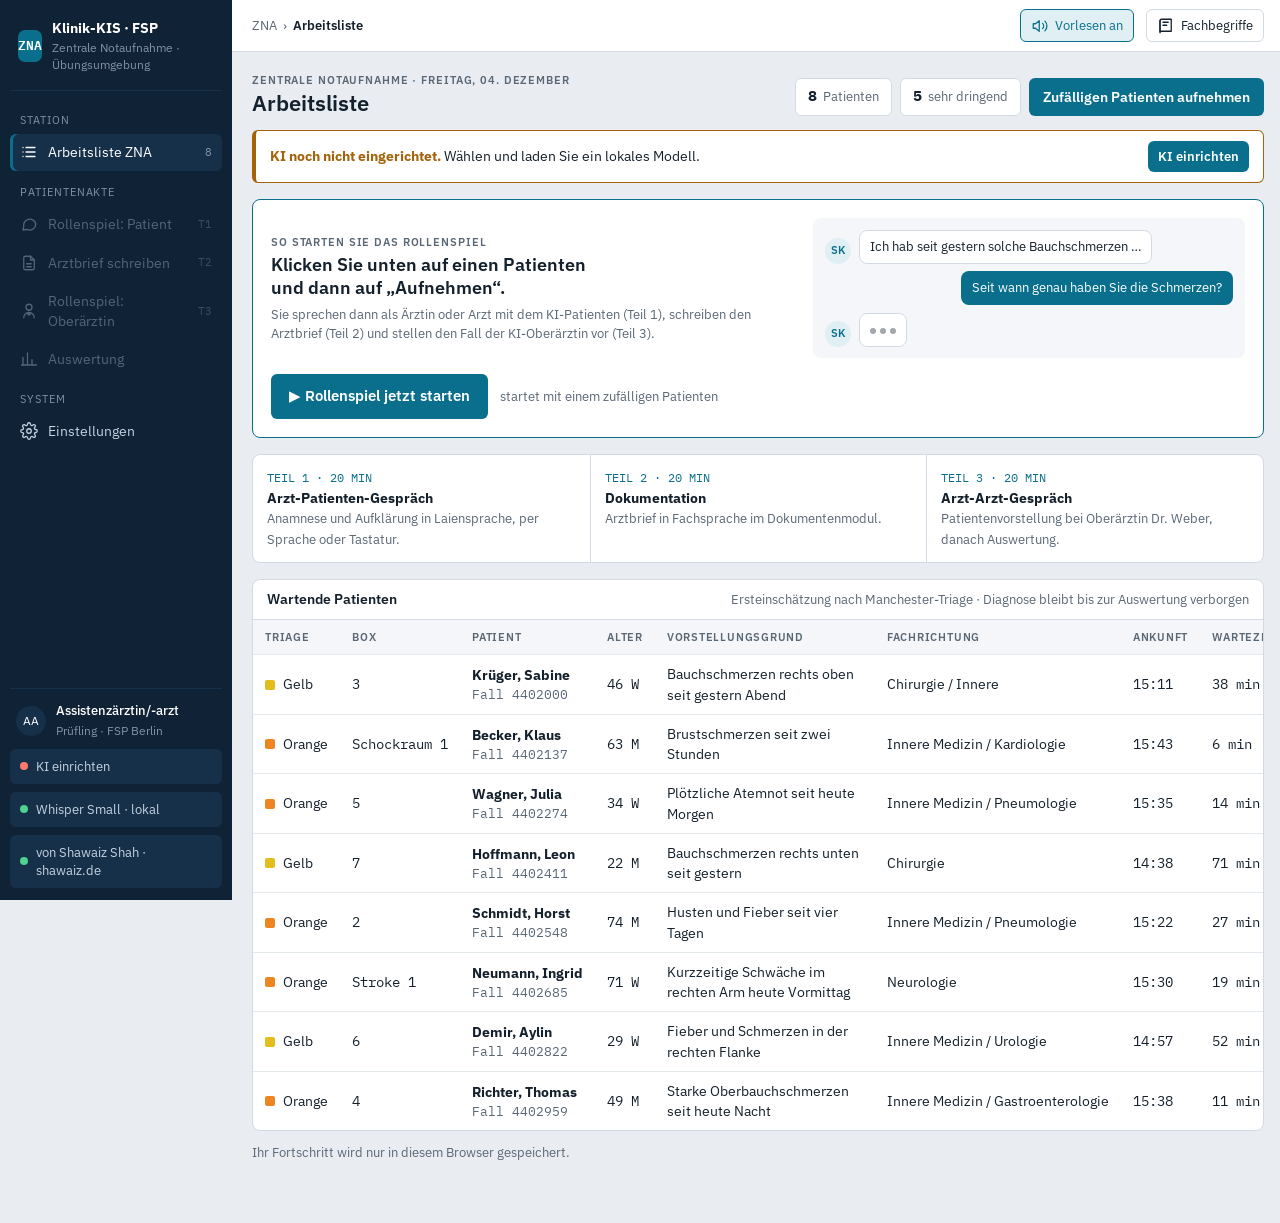
<file: fsp/index.html>
<!doctype html><html lang="de"><head><meta charset="utf-8"><meta name=viewport content="width=device-width,initial-scale=1,viewport-fit=cover">
<meta name="description" content="Fachsprachprüfung (Ärztekammer Berlin) üben: Anamnese mit KI-Patient, Arztbrief und Fallvorstellung bei der KI-Oberärztin. Spracherkennung und KI laufen lokal im Browser.">
<!-- seo:start (managed: canonical + backlink to shawaiz.de) -->
<title>FSP-Simulator Berlin – Fachsprachprüfung mit KI üben | Shawaiz Shah</title>
<link rel="canonical" href="https://shawaiz.de/fsp/">
<meta name="author" content="Shawaiz Shah">
<link rel="author" href="https://shawaiz.de/">
<meta name="robots" content="index, follow, max-image-preview:large">
<meta property="og:type" content="website">
<meta property="og:site_name" content="Shawaiz Shah · shawaiz.de">
<meta property="og:title" content="FSP-Simulator Berlin – Fachsprachprüfung mit KI üben | Shawaiz Shah">
<meta property="og:description" content="Fachsprachprüfung (Ärztekammer Berlin) üben: Anamnese mit KI-Patient, Arztbrief und Fallvorstellung bei der KI-Oberärztin. Spracherkennung und KI laufen lokal im Browser.">
<meta property="og:url" content="https://shawaiz.de/fsp/">
<meta property="og:image" content="https://shawaiz.de/static/fsp-simulator.jpg">
<meta property="og:locale" content="de_DE">
<meta name="twitter:card" content="summary_large_image">
<meta name="twitter:title" content="FSP-Simulator Berlin – Fachsprachprüfung mit KI üben | Shawaiz Shah">
<meta name="twitter:description" content="Fachsprachprüfung (Ärztekammer Berlin) üben: Anamnese mit KI-Patient, Arztbrief und Fallvorstellung bei der KI-Oberärztin. Spracherkennung und KI laufen lokal im Browser.">
<meta name="twitter:image" content="https://shawaiz.de/static/fsp-simulator.jpg">
<script type="application/ld+json">{"@context": "https://schema.org", "@type": "WebApplication", "name": "FSP-Simulator Berlin", "url": "https://shawaiz.de/fsp/", "description": "Fachsprachprüfung (Ärztekammer Berlin) üben: Anamnese mit KI-Patient, Arztbrief und Fallvorstellung bei der KI-Oberärztin. Spracherkennung und KI laufen lokal im Browser.", "applicationCategory": "EducationalApplication", "operatingSystem": "Any (web browser)", "browserRequirements": "Chrome or Edge with WebGPU or built-in AI", "isAccessibleForFree": true, "offers": {"@type": "Offer", "price": "0", "priceCurrency": "EUR"}, "inLanguage": "de", "image": "https://shawaiz.de/static/fsp-simulator.jpg", "author": {"@type": "Person", "name": "Shawaiz Shah", "url": "https://shawaiz.de/", "jobTitle": "AI Expert & Senior Data Scientist", "sameAs": ["https://github.com/shahshawaiz", "https://www.linkedin.com/in/shawaiz-shah-32b40537"]}, "creator": {"@type": "Person", "name": "Shawaiz Shah", "url": "https://shawaiz.de/", "jobTitle": "AI Expert & Senior Data Scientist", "sameAs": ["https://github.com/shahshawaiz", "https://www.linkedin.com/in/shawaiz-shah-32b40537"]}, "isPartOf": {"@type": "WebSite", "name": "Shawaiz Shah", "url": "https://shawaiz.de/"}}</script>
<!-- seo:end -->
<style>:root{color-scheme:light;box-sizing:border-box;padding-top:env(safe-area-inset-top,0px);padding-bottom:env(safe-area-inset-bottom,0px)}html{scroll-padding-top:env(safe-area-inset-top,0px)}body{margin:0;padding:0;font:14px -apple-system,BlinkMacSystemFont,sans-serif;background:#fff;color:#000}img{max-width:100%}[hidden]:not([hidden=until-found i]){display:none!important}</style></head><body>
<meta name="claude:viewport-fit-sides" content="cover">
<link rel="preconnect" href="https://fonts.googleapis.com">
<link rel="stylesheet" href="https://fonts.googleapis.com/css2?family=IBM+Plex+Sans:wght@400;500;600&family=IBM+Plex+Serif:wght@400;600&family=IBM+Plex+Mono:wght@400;500&display=swap">
<style>
/* Layout: a hospital information system (KIS) — dark module rail on the left, toolbar on top, a patient header band, then the working module. */
:root{
  --bg:#e9edf2; --panel:#ffffff; --panel-2:#f4f6f9; --ink:#14202b; --muted:#5a6775; --line:#d3dae3; --line-2:#e4e9ef;
  --rail:#0f2236; --rail-2:#16304a; --rail-ink:#c4d2e1; --rail-dim:#7f93a8;
  --accent:#0a6f8c; --accent-ink:#ffffff; --accent-soft:#e0eff4;
  --signal:#c4352a; --ok:#1c7a4b; --warn:#a4620a; --cave:#fde8e6; --cave-ink:#9b2219;
  --t-red:#d63a2f; --t-orange:#ec8622; --t-yellow:#e4bd1c; --t-green:#2f9a55; --t-blue:#2f6fd1;
  --bub:#eef2f6; --me:#0a6f8c; --me-ink:#ffffff;
  --f-ui:"IBM Plex Sans",system-ui,-apple-system,"Segoe UI",Roboto,sans-serif;
  --f-doc:"IBM Plex Serif",Georgia,"Times New Roman",serif;
  --f-mono:"IBM Plex Mono",ui-monospace,Menlo,Consolas,monospace;
}
@media (prefers-color-scheme:dark){:root:not([data-theme="light"]){
  --bg:#0c1219; --panel:#131b24; --panel-2:#18222d; --ink:#e1e7ee; --muted:#93a1b0; --line:#253140; --line-2:#1d2834;
  --rail:#08131e; --rail-2:#142a40; --rail-ink:#b3c3d4; --rail-dim:#6d8299;
  --accent:#4cb2cf; --accent-ink:#06202a; --accent-soft:#11303a;
  --signal:#ff7b6c; --ok:#5fcf97; --warn:#efb257; --cave:#3a1714; --cave-ink:#ffb3a9;
  --bub:#1a2430; --me:#1d5d71; --me-ink:#eaf6fa; color-scheme:dark}}
:root[data-theme="dark"]{
  --bg:#0c1219; --panel:#131b24; --panel-2:#18222d; --ink:#e1e7ee; --muted:#93a1b0; --line:#253140; --line-2:#1d2834;
  --rail:#08131e; --rail-2:#142a40; --rail-ink:#b3c3d4; --rail-dim:#6d8299;
  --accent:#4cb2cf; --accent-ink:#06202a; --accent-soft:#11303a;
  --signal:#ff7b6c; --ok:#5fcf97; --warn:#efb257; --cave:#3a1714; --cave-ink:#ffb3a9;
  --bub:#1a2430; --me:#1d5d71; --me-ink:#eaf6fa; color-scheme:dark}
html,body{height:100%}
body{background:var(--bg);color:var(--ink);font:14px/1.5 var(--f-ui)}
body::before{content:"";position:fixed;inset:0 0 auto;height:env(safe-area-inset-top,0px);z-index:10;background:var(--rail)}
*{box-sizing:border-box}
button,input,textarea,select{font:inherit;color:inherit}
:focus-visible{outline:2px solid var(--accent);outline-offset:2px}
h1,h2,h3{margin:0;font-weight:600;line-height:1.25;text-wrap:balance}
.mono{font-family:var(--f-mono);font-variant-numeric:tabular-nums}
.lbl{font-size:11px;letter-spacing:.08em;text-transform:uppercase;color:var(--muted);font-weight:600}
svg.i{width:18px;height:18px;flex:none;fill:none;stroke:currentColor;stroke-width:1.7;stroke-linecap:round;stroke-linejoin:round}

/* Shell */
.shell{display:grid;grid-template-columns:232px minmax(0,1fr);min-height:100%}
.rail{background:var(--rail);color:var(--rail-ink);display:flex;flex-direction:column;position:sticky;top:0;height:100vh;padding:14px 10px calc(env(safe-area-inset-bottom,0px) + 12px) max(10px,env(safe-area-inset-left,0px))}
.brand{display:flex;gap:10px;align-items:center;padding:4px 8px 16px;border-bottom:1px solid var(--rail-2);margin-bottom:10px;background:none;border-top:0;border-left:0;border-right:0;cursor:pointer;text-align:left;color:inherit}
.brand .logo{width:32px;height:32px;border-radius:7px;background:var(--accent);color:var(--accent-ink);display:grid;place-items:center;font-weight:600;font-size:13px;font-family:var(--f-mono)}
.brand b{display:block;color:#fff;font-size:14px}
.brand small{display:block;color:var(--rail-dim);font-size:11.5px}
.nav{display:grid;gap:2px}
.nav .sec{font-size:10.5px;letter-spacing:.09em;text-transform:uppercase;color:var(--rail-dim);padding:12px 10px 4px}
.nav button{display:flex;align-items:center;gap:10px;width:100%;text-align:left;background:none;border:0;border-radius:6px;padding:8px 10px;color:var(--rail-ink);cursor:pointer;font-size:13.5px}
.nav button:hover:not(:disabled){background:var(--rail-2)}
.nav button.on{background:var(--rail-2);color:#fff;box-shadow:inset 3px 0 0 var(--accent)}
.nav button:disabled{opacity:.38;cursor:default}
.nav .n{margin-left:auto;font-family:var(--f-mono);font-size:11px;color:var(--rail-dim)}
.nav .done .n{color:#7fd3a6}
.rail-foot{margin-top:auto;display:grid;gap:8px;border-top:1px solid var(--rail-2);padding-top:12px}
.who{display:flex;gap:10px;align-items:center;padding:0 6px}
.who .av{width:30px;height:30px;border-radius:50%;background:var(--rail-2);display:grid;place-items:center;font-size:12px;color:#fff}
.who b{display:block;color:#fff;font-size:13px;font-weight:500}
.who small{color:var(--rail-dim);font-size:11.5px}
.stat{display:flex;align-items:center;gap:8px;background:var(--rail-2);border:0;border-radius:6px;padding:8px 10px;color:var(--rail-ink);cursor:pointer;font-size:12.5px;text-align:left;width:100%}
.dot{width:8px;height:8px;border-radius:50%;background:var(--rail-dim);flex:none}
.dot.ok{background:#4fd18f}.dot.bad{background:#ff7b6c}.dot.wait{background:#efb257}

.main{min-width:0;display:flex;flex-direction:column}
.top{position:sticky;top:env(safe-area-inset-top,0px);z-index:5;background:var(--panel);border-bottom:1px solid var(--line);display:flex;align-items:center;gap:12px;min-height:52px;
  padding-block:8px;padding-left:20px;padding-right:max(16px,env(safe-area-inset-right,0px))}
.crumbs{display:flex;gap:6px;align-items:center;font-size:13px;color:var(--muted);min-width:0;flex:1;white-space:nowrap;overflow:hidden;text-overflow:ellipsis}
.crumbs b{color:var(--ink);font-weight:600}
.tbtn{display:inline-flex;align-items:center;gap:6px;border:1px solid var(--line);background:var(--panel);border-radius:6px;padding:6px 10px;cursor:pointer;font-size:13px;white-space:nowrap}
.tbtn:hover{border-color:var(--muted)}
.tbtn[aria-pressed="true"]{background:var(--accent-soft);border-color:var(--accent);color:var(--accent)}
.timer{font-family:var(--f-mono);font-size:15px;font-weight:500;padding:5px 10px;border-radius:6px;background:var(--panel-2);border:1px solid var(--line);display:flex;gap:8px;align-items:center}
.timer small{font-family:var(--f-ui);font-size:11px;color:var(--muted)}
.timer.low{color:var(--warn)}.timer.over{color:var(--signal);border-color:var(--signal)}

/* Patient header */
.pt{background:var(--panel);border-bottom:1px solid var(--line);display:flex;align-items:center;gap:16px;flex-wrap:wrap;padding-block:12px;padding-left:20px;padding-right:max(16px,env(safe-area-inset-right,0px))}
.pt .pav{width:44px;height:44px;border-radius:50%;background:var(--accent-soft);color:var(--accent);display:grid;place-items:center;font-weight:600}
.pt h2{font-size:18px}
.pt .meta{display:flex;gap:6px 14px;flex-wrap:wrap;font-size:12.5px;color:var(--muted);margin-top:2px}
.pt .meta span b{color:var(--ink);font-weight:500}
.chips{display:flex;gap:6px;flex-wrap:wrap;margin-left:auto}
.chip{display:inline-flex;align-items:center;gap:6px;font-size:12px;border:1px solid var(--line);border-radius:4px;padding:3px 8px;background:var(--panel-2);white-space:nowrap}
.chip.cave{background:var(--cave);color:var(--cave-ink);border-color:transparent;font-weight:600}
.tri{width:10px;height:10px;border-radius:2px;display:inline-block;flex:none}
.tri.rot{background:var(--t-red)}.tri.orange{background:var(--t-orange)}.tri.gelb{background:var(--t-yellow)}.tri.gruen{background:var(--t-green)}.tri.blau{background:var(--t-blue)}

#app{padding-block:20px 48px;padding-left:20px;padding-right:max(16px,env(safe-area-inset-right,0px))}
.wrap{max-width:1320px}
.btn{border:0;border-radius:6px;padding:9px 14px;font-weight:600;cursor:pointer;background:var(--accent);color:var(--accent-ink);font-size:13.5px;white-space:nowrap}
.btn:disabled{opacity:.5;cursor:not-allowed}
.btn.ghost{background:transparent;color:var(--accent);border:1px solid var(--accent)}
.btn.quiet{background:var(--panel-2);color:var(--ink);border:1px solid var(--line)}
.btn.sm{padding:6px 10px;font-size:12.5px}
.card{background:var(--panel);border:1px solid var(--line);border-radius:8px}
.card-h{display:flex;align-items:center;justify-content:space-between;gap:10px;padding:10px 14px;border-bottom:1px solid var(--line);flex-wrap:wrap}
.card-h h3{font-size:14px}
.card-b{padding:12px 14px}
.notice{border:1px solid var(--warn);border-left-width:4px;background:var(--panel);padding:10px 14px;border-radius:6px;display:flex;gap:12px;align-items:center;flex-wrap:wrap;justify-content:space-between;margin-bottom:16px}
.notice b{color:var(--warn)}
.hint{font-size:12.5px;color:var(--muted)}

/* Worklist */
.wl-head{display:flex;justify-content:space-between;align-items:flex-end;gap:16px;flex-wrap:wrap;margin-bottom:14px}
.wl-head h1{font-size:22px}
.kpis{display:flex;gap:8px;flex-wrap:wrap}
.kpi{background:var(--panel);border:1px solid var(--line);border-radius:6px;padding:6px 12px;font-size:12.5px;color:var(--muted)}
.kpi b{font-family:var(--f-mono);color:var(--ink);font-size:15px;margin-right:6px}
.exam{display:grid;grid-template-columns:repeat(3,minmax(0,1fr));margin-bottom:16px}
.exam div{padding:12px 14px;border-left:1px solid var(--line)}
.exam div:first-child{border-left:0}
.exam b{display:block;font-size:13.5px}
.exam small{color:var(--muted);font-size:12.5px}
.exam .mono{color:var(--accent);font-size:12px}
.tbl-wrap{overflow-x:auto}
table{border-collapse:collapse;width:100%;font-size:13.5px}
th,td{text-align:left;padding:9px 12px;border-top:1px solid var(--line-2);vertical-align:middle;white-space:nowrap}
th{font-size:11px;text-transform:uppercase;letter-spacing:.07em;color:var(--muted);font-weight:600;background:var(--panel-2);border-top:0}
tbody tr{cursor:pointer}
tbody tr:hover{background:var(--panel-2)}
tbody tr.active{background:var(--accent-soft)}
td.sym{white-space:normal;min-width:220px}
.status{font-size:12px;padding:2px 8px;border-radius:999px;border:1px solid var(--line);color:var(--muted)}
.status.act{border-color:var(--accent);color:var(--accent);font-weight:600}
.status.fin{border-color:var(--ok);color:var(--ok)}

/* Module layout */
.mod{display:grid;grid-template-columns:minmax(0,1fr) 320px;gap:16px;align-items:start}
.side{display:grid;gap:12px;position:sticky;top:calc(env(safe-area-inset-top,0px) + 64px)}
.side textarea{width:100%;min-height:200px;resize:vertical;border:1px solid var(--line);border-radius:6px;padding:8px;background:var(--panel-2);font-size:13px;line-height:1.5}
.checks{display:grid;gap:3px;font-size:13px}
.checks label{display:flex;gap:8px;align-items:center;cursor:pointer}
.chat{display:flex;flex-direction:column;height:calc(100vh - 210px);min-height:480px}
.log{flex:1;overflow-y:auto;padding:16px;display:flex;flex-direction:column;gap:12px;background:var(--panel-2)}
.msg{max-width:min(80%,660px);display:grid;gap:3px}
.msg .mh{font-size:11.5px;color:var(--muted);display:flex;gap:8px;align-items:center}
.msg .mh b{color:var(--ink);font-weight:600}
.msg .tx{padding:9px 12px;border-radius:8px;white-space:pre-wrap;word-wrap:break-word;background:var(--panel);border:1px solid var(--line)}
.msg.me{align-self:flex-end}
.msg.me .mh{justify-content:flex-end}
.msg.me .tx{background:var(--me);color:var(--me-ink);border-color:transparent}
.msg.think .tx{color:var(--muted);font-style:italic}
.say{border:0;background:none;cursor:pointer;color:var(--muted);padding:0 2px;font-size:12px}
.compose{border-top:1px solid var(--line);padding:10px 12px;display:grid;gap:8px;background:var(--panel)}
.crow{display:flex;gap:8px;align-items:flex-end}
.crow textarea{flex:1;min-width:0;resize:none;border:1px solid var(--line);border-radius:6px;padding:10px;background:var(--panel-2);max-height:180px;min-height:46px}
.mic{--lvl:0;width:46px;height:46px;border-radius:50%;border:1px solid var(--line);background:var(--panel);cursor:pointer;display:grid;place-items:center;flex:none;position:relative;transition:box-shadow .08s}
.mic svg{width:20px;height:20px}
.mic.on{background:var(--signal);border-color:var(--signal);color:#fff;box-shadow:0 0 0 calc(3px + var(--lvl) * 12px) color-mix(in srgb,var(--signal) 22%,transparent)}
.mic.busy{background:var(--accent-soft);border-color:var(--accent);color:var(--accent)}
.mic.busy::after{content:"";position:absolute;inset:-4px;border-radius:50%;border:2px solid transparent;border-top-color:var(--accent);animation:spin 1s linear infinite}
@keyframes spin{to{transform:rotate(360deg)}}
@media (prefers-reduced-motion:reduce){.mic.busy::after{animation:none}.mic{transition:none}}
.cmeta{display:flex;justify-content:space-between;gap:10px;flex-wrap:wrap;align-items:center}
.micstat{font-size:12.5px;color:var(--muted);display:flex;gap:6px;align-items:center;min-width:0}
.micstat.rec{color:var(--signal);font-weight:500}.micstat.busy{color:var(--accent)}.micstat.err{color:var(--warn)}
.toggles{display:flex;gap:6px;flex-wrap:wrap}
.tog{font-size:12px;border:1px solid var(--line);background:var(--panel);border-radius:999px;padding:3px 10px;cursor:pointer}
.tog[aria-pressed="true"]{background:var(--accent-soft);border-color:var(--accent);color:var(--accent)}
.foot{display:flex;justify-content:space-between;gap:10px;flex-wrap:wrap;padding:8px 14px;border-top:1px solid var(--line);font-size:12.5px;color:var(--muted);align-items:center}
.confirm{display:flex;gap:8px;align-items:center;flex-wrap:wrap}

/* Roleplay animations */
.persona{display:flex;align-items:center;gap:12px;min-width:0}
.pav2{width:42px;height:42px;border-radius:50%;background:var(--accent-soft);color:var(--accent);display:grid;place-items:center;font-weight:600;position:relative;flex:none;transition:background .2s,color .2s}
.pinfo{display:grid;min-width:0}
.pinfo h3{font-size:15px}
.pstate{font-size:12.5px;color:var(--muted);display:flex;gap:6px;align-items:center}
.wave{display:flex;gap:3px;align-items:center;height:20px;margin-left:4px}
.wave i{width:3px;height:4px;border-radius:2px;background:var(--accent);opacity:.3;transition:opacity .2s}
.persona[data-state="speaking"] .pav2::after{content:"";position:absolute;inset:-4px;border-radius:50%;border:2px solid var(--accent);animation:ring 1.4s ease-out infinite}
.persona[data-state="speaking"] .wave i{opacity:1;animation:wave .9s ease-in-out infinite}
.persona[data-state="speaking"] .pstate{color:var(--accent)}
.persona[data-state="listening"] .pav2{background:color-mix(in srgb,var(--signal) 14%,var(--panel));color:var(--signal)}
.persona[data-state="listening"] .wave i{background:var(--signal);opacity:1;animation:wave 1.6s ease-in-out infinite}
.persona[data-state="listening"] .pstate{color:var(--signal)}
.persona[data-state="thinking"] .pstate{color:var(--accent)}
.wave i:nth-child(2){animation-delay:.12s!important}.wave i:nth-child(3){animation-delay:.24s!important}.wave i:nth-child(4){animation-delay:.36s!important}.wave i:nth-child(5){animation-delay:.48s!important}
@keyframes wave{0%,100%{height:4px}50%{height:18px}}
@keyframes ring{from{transform:scale(.92);opacity:.9}to{transform:scale(1.35);opacity:0}}
.dots{display:inline-flex;gap:4px;align-items:center;height:1em}
.dots i{width:6px;height:6px;border-radius:50%;background:currentColor;opacity:.4;animation:dot 1.1s infinite}
.dots i:nth-child(2){animation-delay:.15s}.dots i:nth-child(3){animation-delay:.3s}
@keyframes dot{0%,80%,100%{transform:translateY(0);opacity:.35}40%{transform:translateY(-4px);opacity:1}}
.msg.new{animation:msgIn .32s cubic-bezier(.2,.8,.3,1)}
.msg.me.new{animation-name:msgInMe}
@keyframes msgIn{from{opacity:.15;transform:translate(-10px,6px) scale(.98)}}
@keyframes msgInMe{from{opacity:.15;transform:translate(10px,6px) scale(.98)}}
.msg.speaking .tx{box-shadow:0 0 0 2px var(--accent-soft),0 0 0 3px var(--accent)}
.wrap.enter{animation:modIn .28s ease-out}
@keyframes modIn{from{opacity:.4;transform:translateY(6px)}}
tbody tr{transition:background .15s}
.btn,.tbtn,.tog{transition:filter .15s,transform .1s}
.btn:active:not(:disabled),.tog:active{transform:scale(.97)}
.btn:hover:not(:disabled){filter:brightness(1.07)}
.persona[data-state="idle"] .pav2{animation:breathe 3s ease-in-out infinite}
.persona[data-state="idle"] .wave i{animation:idlewave 2.4s ease-in-out infinite;opacity:.45}
@keyframes breathe{0%,100%{box-shadow:0 0 0 0 color-mix(in srgb,var(--accent) 0%,transparent)}50%{box-shadow:0 0 0 6px color-mix(in srgb,var(--accent) 18%,transparent)}}
@keyframes idlewave{0%,100%{height:4px}50%{height:8px}}
@keyframes fadeOnly{from{opacity:.1}}
@keyframes blink{0%,100%{opacity:.25}50%{opacity:1}}
@media (prefers-reduced-motion:reduce){
 .msg.new,.msg.me.new,.wrap.enter{animation:fadeOnly .4s ease-out!important}
 .dots i{animation:blink 1.1s infinite!important;transform:none!important}
 .persona .wave i{animation:none!important}
 .persona[data-state="speaking"] .wave i,.persona[data-state="listening"] .wave i{height:12px;animation:blink 1s infinite!important}
 .persona[data-state="speaking"] .pav2::after{animation:blink 1.4s infinite!important;transform:none}
 .persona[data-state="idle"] .pav2{animation:none}
 .btn:active,.tog:active{transform:none}}

.start{display:grid;grid-template-columns:minmax(0,1.2fr) minmax(0,1fr);gap:16px 24px;padding:18px;margin-bottom:16px;border-color:var(--accent);align-items:center}
.start-t h2{font-size:18px;margin:4px 0 6px}
.start-t p{margin:0;max-width:62ch}
.start-a{grid-column:1/-1;display:flex;gap:12px;align-items:center;flex-wrap:wrap}
.start-a .btn{font-size:15px;padding:11px 18px}
.start-demo{display:grid;gap:8px;background:var(--panel-2);border-radius:8px;padding:12px}
.dm{display:flex;gap:8px;align-items:flex-end;animation:msgIn .5s cubic-bezier(.2,.8,.3,1) both}
.dm:nth-child(2){animation-delay:.6s}.dm:nth-child(3){animation-delay:1.2s}
.dm.me{justify-content:flex-end;animation-name:msgInMe}
.dav{width:26px;height:26px;border-radius:50%;background:var(--accent-soft);color:var(--accent);display:grid;place-items:center;font-size:11px;font-weight:600;flex:none}
.dtx{background:var(--panel);border:1px solid var(--line);border-radius:8px;padding:6px 10px;font-size:13px}
.dm.me .dtx{background:var(--me);color:var(--me-ink);border-color:transparent}
@media (max-width:860px){.start{grid-template-columns:1fr}}
@media (prefers-reduced-motion:reduce){.dm{animation:fadeOnly .4s both!important}}

.rp-banner{background:var(--accent);color:var(--accent-ink);padding:8px 14px;font-size:13px;border-radius:8px 8px 0 0}
.rp-banner b{font-weight:600}

/* Document */
.doc-tb{display:flex;gap:10px;align-items:center;flex-wrap:wrap;padding:10px 14px;border-bottom:1px solid var(--line);background:var(--panel-2)}
.doc-tb .grow{flex:1}
.doc{padding:24px clamp(16px,4vw,40px);font-family:var(--f-doc)}
.doc-head{display:flex;justify-content:space-between;gap:16px;flex-wrap:wrap;border-bottom:2px solid var(--ink);padding-bottom:10px;margin-bottom:16px;font-family:var(--f-ui)}
.doc-head h2{font-size:20px}
.fields{display:grid;grid-template-columns:1fr 1fr;gap:14px 24px}
.field.wide{grid-column:1/-1}
.field label{display:block;font-family:var(--f-ui);font-weight:600;font-size:12px;letter-spacing:.05em;text-transform:uppercase;color:var(--muted);margin-bottom:3px}
.field label small{text-transform:none;letter-spacing:0;font-weight:400;margin-left:6px}
.field textarea{width:100%;border:0;border-bottom:1px solid var(--line);background:transparent;resize:vertical;min-height:40px;padding:3px 0 6px;font-family:var(--f-doc);font-size:15.5px;line-height:1.55}
.field textarea:focus{outline:none;border-bottom-color:var(--accent)}

/* Results */
.res-top{display:grid;grid-template-columns:auto 1fr;gap:20px;align-items:center;padding:18px}
.score{font-size:52px;font-weight:600;line-height:1;font-family:var(--f-mono)}
.score small{font-size:16px;color:var(--muted)}
.verdict{font-weight:600;font-size:16px}
.verdict.ok{color:var(--ok)}.verdict.bad{color:var(--signal)}
.res-parts{display:grid;grid-template-columns:repeat(3,minmax(0,1fr));gap:12px;margin-top:12px}
.rp{padding:14px;display:grid;gap:8px;align-content:start}
.rp h3{font-size:15px}
.meter{height:6px;border-radius:3px;background:var(--panel-2);overflow:hidden}
.meter span{display:block;height:100%;background:var(--accent)}
.meter.low span{background:var(--signal)}
.rp ul{margin:0;padding-left:18px;font-size:13.5px;display:grid;gap:3px}
.rp h4{margin:4px 0 0;font-size:11px;letter-spacing:.07em;text-transform:uppercase;color:var(--muted)}
td.wrong{color:var(--signal);text-decoration:line-through;text-decoration-thickness:1px;white-space:normal}
td.right{color:var(--ok);white-space:normal}
td.why{white-space:normal}
details.box{margin-top:12px}
details.box>summary{cursor:pointer;font-weight:600;padding:10px 14px}
details.box>div{padding:0 14px 14px}
.dl{display:grid;grid-template-columns:220px minmax(0,1fr);gap:6px 16px;font-size:13.5px}
.dl dt{font-weight:600}
.dl dd{margin:0;white-space:pre-wrap}
.transcript{font-size:13px;white-space:pre-wrap;margin-top:6px;max-height:360px;overflow:auto;background:var(--panel-2);padding:10px;border-radius:6px}

/* Drawers */
.drawer{position:fixed;top:0;right:0;bottom:0;width:min(460px,100%);background:var(--panel);border-left:1px solid var(--line);z-index:20;overflow-y:auto;box-shadow:-10px 0 30px rgba(0,0,0,.15);
  padding:calc(env(safe-area-inset-top,0px) + 14px) max(16px,env(safe-area-inset-right,0px)) calc(env(safe-area-inset-bottom,0px) + 16px) 18px}
.drawer-h{display:flex;justify-content:space-between;align-items:center;margin-bottom:6px}
.drawer-h h2{font-size:17px}
.drawer input[type=search]{width:100%;padding:8px 10px;border:1px solid var(--line);border-radius:6px;background:var(--panel-2);margin:8px 0}
.gl{display:grid;grid-template-columns:1fr 1fr;font-size:13px}
.gl div{padding:6px 4px;border-top:1px solid var(--line-2)}
.gl .f{font-weight:600}
.set{display:grid;gap:10px;padding:14px 0;border-top:1px solid var(--line)}
.set>h3{font-size:11px;letter-spacing:.08em;text-transform:uppercase;color:var(--muted)}
.set p{margin:0;font-size:13.5px}
.opt{border:1px solid var(--line);border-radius:6px;padding:10px 12px;display:grid;gap:10px}
.opt.on{border-color:var(--accent);background:var(--accent-soft)}
.opt label.r{display:grid;grid-template-columns:auto 1fr;gap:10px;cursor:pointer;align-items:start}
.opt label.r input{margin-top:3px}
.opt label.r b{display:block;font-size:13.5px}
.opt label.r small{display:block;color:var(--muted);font-size:12.5px}
.opt-x{display:grid;gap:8px}
.opt-x select,.opt-x input[type=password],.opt-x textarea{width:100%;padding:8px 10px;border:1px solid var(--line);border-radius:6px;background:var(--panel)}
.cb{display:flex;gap:8px;align-items:flex-start;font-size:13.5px;cursor:pointer}
.cb input{margin-top:3px}
.warnline{color:var(--warn);font-weight:600}
.toast{position:fixed;left:50%;bottom:calc(env(safe-area-inset-bottom,0px) + 20px);transform:translateX(-50%);background:var(--ink);color:var(--panel);padding:10px 14px;border-radius:6px;z-index:30;font-size:13.5px;max-width:min(600px,calc(100% - 32px));display:flex;gap:12px;align-items:center}
.toast button{background:var(--accent);color:var(--accent-ink);border:0;border-radius:4px;padding:5px 10px;cursor:pointer;font-weight:600;white-space:nowrap}

@media (max-width:1100px){.mod{grid-template-columns:minmax(0,1fr)}.side{position:static}.res-parts{grid-template-columns:1fr}}
@media (max-width:860px){
  .shell{grid-template-columns:minmax(0,1fr)}
  .rail{position:static;height:auto;flex-direction:row;align-items:center;gap:8px;padding:8px max(12px,env(safe-area-inset-right,0px)) 8px max(12px,env(safe-area-inset-left,0px));overflow-x:auto}
  .brand{border:0;margin:0;padding:0 6px 0 0}.brand span.t{display:none}
  .nav{display:flex;gap:2px}.nav .sec{display:none}.nav button{padding:7px 9px;white-space:nowrap}.nav button .lab{display:inline}.nav .n{margin-left:4px}
  .rail-foot{margin:0 0 0 auto;border:0;padding:0;display:flex}.who{display:none}.stat .lab{display:none}
  .top{top:0;padding-left:max(16px,env(safe-area-inset-left,0px))}
  .pt,#app{padding-left:max(16px,env(safe-area-inset-left,0px))}
  .exam{grid-template-columns:1fr}.exam div{border-left:0;border-top:1px solid var(--line)}.exam div:first-child{border-top:0}
  .fields{grid-template-columns:1fr}
  .chat{height:74vh}
  .msg{max-width:90%}
  .dl{grid-template-columns:1fr}.dl dd{margin-bottom:8px}
  .chips{margin-left:0}
  .top .tbtn .lab{display:none}
}
</style>

<div class="shell">
  <aside class="rail" id="rail">
    <button class="brand" id="homeBtn" type="button"><span class="logo">ZNA</span><span class="t"><b>Klinik-KIS · FSP</b><small>Zentrale Notaufnahme · Übungsumgebung</small></span></button>
    <nav class="nav" id="nav" aria-label="Module"></nav>
    <div class="rail-foot">
      <div class="who"><span class="av">AA</span><span><b>Assistenzärztin/-arzt</b><small>Prüfling · FSP Berlin</small></span></div>
      <button class="stat" id="aiStat" type="button" title="KI und Spracheingabe einrichten"><span class="dot" id="aiDot"></span><span class="lab" id="aiLab">KI verbindet…</span></button>
      <button class="stat" id="micStat" type="button" title="Spracheingabe einrichten"><span class="dot" id="micDot"></span><span class="lab" id="micLab">Spracheingabe</span></button>
      <a class="stat" href="https://shawaiz.de/" rel="author" title="Entwickelt von Shawaiz Shah" style="text-decoration:none"><span class="dot ok"></span><span class="lab">von Shawaiz Shah · shawaiz.de</span></a>
    </div>
  </aside>
  <div class="main">
    <header class="top">
      <div class="crumbs" id="crumbs"></div>
      <span class="timer" id="timer" hidden><small>Restzeit</small><span id="timerV">20:00</span></span>
      <button class="tbtn" id="voiceBtn" type="button" aria-pressed="true"></button>
      <button class="tbtn" id="glossBtn" type="button"><svg class="i" viewBox="0 0 24 24"><path d="M4 5a2 2 0 0 1 2-2h13v16H6a2 2 0 0 0-2 2z"/><path d="M4 19V5"/><path d="M8 7h7M8 11h5"/></svg><span class="lab">Fachbegriffe</span></button>
    </header>
    <div id="pt"></div>
    <main id="app"></main>
  </div>
</div>

<aside class="drawer" id="settings" hidden aria-label="Einstellungen">
  <div class="drawer-h"><h2>Einstellungen · KI &amp; Sprache</h2><button class="tbtn" id="settingsClose" type="button">Schließen</button></div>
  <div id="settingsBody"></div>
</aside>
<aside class="drawer" id="drawer" hidden aria-label="Fachbegriffe">
  <div class="drawer-h"><h2>Fachbegriffe · Laie ↔ Fach</h2><button class="tbtn" id="drawerClose" type="button">Schließen</button></div>
  <input id="glossQ" type="search" placeholder="Suchen, z. B. Atemnot">
  <div class="gl" id="glossList"></div>
</aside>

<script id="appjs">
(()=>{
"use strict";
const CASES=[
{id:"chole",fach:"Chirurgie / Innere",leit:"Bauchschmerzen rechts oben seit gestern Abend",setting:"Zentrale Notaufnahme",
 p:{name:"Sabine Krüger",sex:"w",geb:"14.03.1980",alter:46,groesse:"168 cm",gewicht:"84 kg",beruf:"Verkäuferin in einer Bäckerei"},
 opener:"Guten Tag. Ich hab seit gestern Abend so schlimme Bauchschmerzen hier rechts oben, das hört einfach nicht auf.",
 persona:"friendly, talkative, a bit anxious about surgery, worried about missing work",
 f:{"Aktuelle Anamnese":"Seit gestern ca. 21 Uhr nach fettigem Abendessen (Schweinebraten) plötzlich starke Schmerzen im rechten Oberbauch unter dem Rippenbogen. Zuerst krampfartig, jetzt dauerhaft. Ausstrahlung in die rechte Schulter und den Rücken. Stärke 8/10, schlimmer beim tiefen Einatmen. Ibuprofen 400 mg half kaum. Übelkeit, zweimal Erbrechen (Essensreste, kein Blut). Heute Morgen Fieber 38,6 °C mit Schüttelfrost. In den letzten Monaten 2–3 kürzere ähnliche Episoden nach fettem Essen (je ca. 1 Stunde, spontan rückläufig).",
 "Vegetative Anamnese":"Appetit seit gestern weg. Gewicht stabil. Stuhlgang zuletzt gestern, normal braun. Urin normal hell, nicht dunkel. Keine Gelbfärbung der Haut/Augen. Schlaf schlecht wegen Schmerzen.",
 "Vorerkrankungen / Voroperationen":"Bluthochdruck seit 5 Jahren. Schilddrüsenunterfunktion. Kaiserschnitt 2008. Mandeln als Kind entfernt.",
 "Medikation":"Ramipril 5 mg 1-0-0. L-Thyroxin 75 µg 1-0-0 nüchtern. Ibuprofen 400 mg bei Bedarf.",
 "Allergien":"Penicillin (Hautausschlag als junge Frau).",
 "Noxen":"Ex-Raucherin seit 10 Jahren (vorher 15 Jahre ca. 10 Zigaretten/Tag = 7,5 py). Alkohol gelegentlich ein Glas Wein am Wochenende. Keine Drogen.",
 "Gynäkologische Anamnese":"Letzte Regel vor 2 Wochen, regelmäßig. 2 Kinder (18 und 15). Verhütung mit Spirale.",
 "Familienanamnese":"Mutter: Gallensteine, operiert. Vater: Herzinfarkt mit 65, lebt.",
 "Sozialanamnese":"Verheiratet, 2 Kinder. Wohnung im 3. OG in Spandau. Verkäuferin in einer Bäckerei."},
 fragen:["Was habe ich denn?","Muss ich operiert werden?","Wie lange muss ich im Krankenhaus bleiben?","Wann kann ich wieder arbeiten?"],
 l:{vd:"Akute Cholezystitis bei Cholezystolithiasis",dd:"Gallenkolik bei symptomatischer Cholezystolithiasis, Choledocholithiasis/Cholangitis, akute Pankreatitis, Ulcus duodeni, Pyelonephritis rechts, Hinterwandinfarkt, basale Pneumonie rechts",
 dx:"Körperliche Untersuchung (Murphy-Zeichen), Vitalparameter; Labor: BB, CRP, Bilirubin, AP, γ-GT, GOT/GPT, Lipase, Kreatinin, Elektrolyte, Gerinnung, β-HCG; Abdomen-Sonographie; EKG; ggf. MRCP",
 tx:"Stationäre Aufnahme, Nahrungskarenz, i.v.-Flüssigkeit, Analgesie (Metamizol, Butylscopolamin), Antibiose unter Beachtung der Penicillinallergie (z. B. Ciprofloxacin + Metronidazol), frühe laparoskopische Cholezystektomie innerhalb von 24–72 h"}},
{id:"acs",fach:"Innere Medizin / Kardiologie",leit:"Brustschmerzen seit zwei Stunden",setting:"Zentrale Notaufnahme",
 p:{name:"Klaus Becker",sex:"m",geb:"02.07.1963",alter:63,groesse:"178 cm",gewicht:"96 kg",beruf:"Taxifahrer"},
 opener:"Tach. Mir drückt's hier so auf der Brust. Wird wahrscheinlich nix sein, aber meine Nachbarin hat den Krankenwagen gerufen.",
 persona:"taciturn, downplays complaints ('wird schon nix sein'), wants to go home quickly because of his night shift",
 f:{"Aktuelle Anamnese":"Seit ca. 2 Stunden (beim Treppensteigen) drückende Schmerzen hinter dem Brustbein, 'wie ein Elefant auf der Brust'. Ausstrahlung in den linken Arm und Unterkiefer. Stärke 7/10, in Ruhe nicht besser. Kaltschweißig, Übelkeit, leichte Atemnot. Seit 3 Wochen bei Belastung kurze Druckgefühle, die in Ruhe nach wenigen Minuten verschwanden. Keine Bewusstlosigkeit.",
 "Vegetative Anamnese":"Appetit normal. Gewichtszunahme ca. 5 kg im letzten Jahr. Stuhlgang normal. Nachts 1x Wasserlassen. Schnarcht. Kein Fieber.",
 "Vorerkrankungen / Voroperationen":"Diabetes mellitus Typ 2 seit 8 Jahren. Bluthochdruck. Erhöhte Blutfette. Gicht. Leistenbruch-OP rechts 2015.",
 "Medikation":"Metformin 1000 mg 1-0-1. Amlodipin 5 mg 1-0-0. Simvastatin 20 mg 0-0-1 (unregelmäßig eingenommen). Allopurinol 300 mg 1-0-0.",
 "Allergien":"Keine bekannt.",
 "Noxen":"Raucht seit 45 Jahren ca. 20 Zigaretten/Tag (45 py). 2–3 Bier abends. Keine Drogen.",
 "Familienanamnese":"Bruder: Herzinfarkt mit 52. Vater: mit 70 an Schlaganfall verstorben. Mutter: Diabetes.",
 "Sozialanamnese":"Geschieden, lebt allein. Tochter in Hamburg. Taxifahrer, Nachtschicht."},
 fragen:["Is' das was mit dem Herzen?","Muss ich jetzt hierbleiben? Ich hab heute Nacht Schicht.","Darf ich danach wieder Taxi fahren?"],
 l:{vd:"Akutes Koronarsyndrom (NSTEMI vs. STEMI je nach EKG) bei multiplen kardiovaskulären Risikofaktoren",dd:"Instabile Angina pectoris, Lungenembolie, Aortendissektion, Perikarditis, Pneumothorax, Refluxösophagitis, muskuloskelettale Schmerzen",
 dx:"Sofort 12-Kanal-EKG (< 10 min), Vitalparameter, Monitoring; hs-Troponin 0/1 h, CK, BB, Elektrolyte, Kreatinin, Gerinnung, HbA1c, Lipide; Echokardiographie; Röntgen-Thorax; Koronarangiographie",
 tx:"Monitoring, O₂ nur bei SpO₂ < 90 %, ASS 250 mg i.v., Heparin, P2Y12-Hemmer nach Rücksprache, Nitroglycerin s.l. bei RR > 90 mmHg, Morphin bei Bedarf; Herzkatheter mit PCI; Metformin vor Kontrastmittel pausieren; Rauchstopp, Lebensstil, Sekundärprophylaxe"}},
{id:"le",fach:"Innere Medizin / Pneumologie",leit:"Plötzliche Atemnot seit heute Morgen",setting:"Zentrale Notaufnahme",
 p:{name:"Julia Wagner",sex:"w",geb:"21.11.1991",alter:34,groesse:"172 cm",gewicht:"65 kg",beruf:"Unternehmensberaterin"},
 opener:"Hallo. Ich bekomme seit heute Morgen ganz schlecht Luft, und mein Herz rast die ganze Zeit.",
 persona:"matter-of-fact, speaks fast, stressed, wants to know if she can fly on Monday",
 f:{"Aktuelle Anamnese":"Heute Morgen beim Aufstehen plötzlich Atemnot, v. a. bei Belastung. Herzrasen. Stechende Schmerzen rechts im Brustkorb beim Einatmen. Heute einmal etwas Blut im Auswurf. Vor 5 Tagen 9-stündiger Rückflug aus New York. Seit 3 Tagen linke Wade geschwollen und schmerzhaft (hielt es für Muskelkater). Kein Fieber.",
 "Vegetative Anamnese":"Appetit normal, Gewicht stabil, Stuhlgang und Wasserlassen unauffällig, Schlaf bis heute gut.",
 "Vorerkrankungen / Voroperationen":"Migräne mit Aura. Weisheitszahn-OP. Sonst keine.",
 "Medikation":"Orale Kontrazeption (Pille) seit 15 Jahren. Sumatriptan bei Bedarf.",
 "Allergien":"Heuschnupfen (Gräserpollen). Keine Medikamentenallergie.",
 "Noxen":"Raucht seit 12 Jahren ca. 10 Zigaretten/Tag (6 py). Alkohol am Wochenende. Keine Drogen.",
 "Gynäkologische Anamnese":"Letzte Regel vor 10 Tagen. Keine Schwangerschaften.",
 "Familienanamnese":"Mutter: Beinvenenthrombose mit 40. Vater gesund.",
 "Sozialanamnese":"Ledig, fester Partner. Wohnung in Prenzlauer Berg. Beruflich viel auf Reisen. Joggt."},
 fragen:["Ist das gefährlich?","Muss ich die Pille absetzen?","Darf ich nächste Woche wieder fliegen?"],
 l:{vd:"Lungenarterienembolie bei V. a. tiefe Beinvenenthrombose links",dd:"Pneumothorax, Pneumonie, Pleuritis, akutes Koronarsyndrom, Perikarditis, Panikattacke",
 dx:"Vitalparameter, SpO₂, Wells-Score, BGA, EKG, Troponin, BNP, β-HCG; bei hoher Vortestwahrscheinlichkeit direkt CT-Pulmonalisangiographie (sonst D-Dimere); Kompressionssonographie der Beinvenen; Echokardiographie (Rechtsherzbelastung)",
 tx:"Antikoagulation (NMH bzw. Apixaban/Rivaroxaban) mindestens 3 Monate, O₂ bei Bedarf; Pille absetzen (Östrogene + Rauchen + Migräne mit Aura), Rauchstopp; Thrombophilie-Diagnostik erwägen; Reiseberatung"}},
{id:"app",fach:"Chirurgie",leit:"Bauchschmerzen rechts unten seit gestern",setting:"Zentrale Notaufnahme",
 p:{name:"Leon Hoffmann",sex:"m",geb:"05.05.2004",alter:22,groesse:"183 cm",gewicht:"74 kg",beruf:"Student (Maschinenbau), Fahrradkurier"},
 opener:"Hi… also, ich hab voll die Bauchschmerzen, hier unten rechts. Seit gestern schon.",
 persona:"casual and young, jokes a lot, almost uses 'du', afraid of needles",
 f:{"Aktuelle Anamnese":"Seit gestern Nachmittag dumpfe Schmerzen um den Bauchnabel, seit heute Nacht in den rechten Unterbauch gewandert, jetzt stechend, 7/10. Schlimmer beim Gehen, Husten und bei Erschütterung (Autofahrt). Übelkeit, einmal erbrochen, kein Appetit. Temperatur 38,1 °C. Kein Durchfall.",
 "Vegetative Anamnese":"Stuhlgang zuletzt gestern früh, normal. Wasserlassen unauffällig. Schlaf schlecht wegen Schmerzen. Gewicht stabil.",
 "Vorerkrankungen / Voroperationen":"Asthma im Kindesalter (seit Jahren beschwerdefrei). Keine Operationen.",
 "Medikation":"Keine Dauermedikation. Salbutamol-Spray vorhanden, seit Jahren nicht benutzt.",
 "Allergien":"Haselnuss (Kribbeln im Mund). Keine Medikamentenallergie.",
 "Noxen":"Nichtraucher. Alkohol am Wochenende auf Partys. Cannabis ca. 1x/Monat.",
 "Familienanamnese":"Eltern gesund. Großmutter: Darmkrebs mit 75.",
 "Sozialanamnese":"Ledig, WG in Friedrichshain. Maschinenbaustudent, Nebenjob als Fahrradkurier."},
 fragen:["Ist das der Blinddarm?","Wird da der ganze Bauch aufgeschnitten?","Kann ich nächste Woche meine Klausur schreiben?"],
 l:{vd:"Akute Appendizitis",dd:"Gastroenteritis, Lymphadenitis mesenterialis, Meckel-Divertikel, Urolithiasis rechts, Hodentorsion, Ileitis terminalis (M. Crohn), Psoasabszess",
 dx:"Körperliche Untersuchung (McBurney, Lanz, Blumberg, Rovsing, Psoas-Zeichen), rektal-axilläre Temperaturdifferenz; Labor: BB, CRP, Elektrolyte, Gerinnung, Urinstatus; Abdomen-Sonographie, ggf. CT",
 tx:"Nahrungskarenz, i.v.-Flüssigkeit, Analgesie; laparoskopische Appendektomie mit perioperativer Antibiose"}},
{id:"pneu",fach:"Innere Medizin / Pneumologie",leit:"Husten und Fieber seit vier Tagen",setting:"Zentrale Notaufnahme",
 p:{name:"Horst Schmidt",sex:"m",geb:"18.01.1952",alter:74,groesse:"170 cm",gewicht:"72 kg",beruf:"Rentner, früher Maurer"},
 opener:"Wat? Ach so, ja. Ick huste mir seit Tagen die Seele aus 'm Leib und hab Fieber. Meine Frau hat mich herjebracht.",
 persona:"grumpy, hard of hearing (asks the doctor to speak louder and slower), speaks light Berlin dialect ('ick', 'det', 'wat'), slightly confused about dates",
 f:{"Aktuelle Anamnese":"Seit 4 Tagen Husten mit gelb-grünem Auswurf, Fieber bis 39,2 °C, Schüttelfrost. Atemnot beim Treppensteigen (schafft nur 1 Etage). Rechtsseitige Thoraxschmerzen beim Husten und Atmen. Vorher eine Woche Schnupfen (vom Enkel angesteckt). Seit gestern laut Ehefrau etwas verwirrt (Patient bestreitet das). Kein Blut im Auswurf.",
 "Vegetative Anamnese":"Appetit schlecht, trinkt wenig. Nachtschweiß. Stuhlgang normal. Wasserlassen vermindert. Gewicht stabil.",
 "Vorerkrankungen / Voroperationen":"COPD seit 10 Jahren. Vorhofflimmern seit 3 Jahren. Prostatavergrößerung. Hüft-TEP links 2019. Appendektomie im Kindesalter.",
 "Medikation":"Tiotropium (Spiriva) 1x täglich inhalativ. Apixaban 5 mg 1-0-1. Bisoprolol 2,5 mg 1-0-0. Tamsulosin 0,4 mg 0-0-1.",
 "Allergien":"Keine.",
 "Noxen":"Ex-Raucher seit 5 Jahren (vorher 50 Jahre 1 Schachtel/Tag = 50 py). 1 Bier täglich. Keine Drogen. Keine Pneumokokken-Impfung, letzte Grippeimpfung vor 2 Jahren.",
 "Familienanamnese":"Vater: mit 68 an Lungenkrebs verstorben. Mutter: mit 90 verstorben.",
 "Sozialanamnese":"Verheiratet, Ehefrau versorgt ihn. Erdgeschosswohnung in Neukölln. 2 Söhne, 1 Enkel."},
 fragen:["Is det ne Lungenentzündung?","Brauch ick Antibiotika?","Kann ick wieder nach Hause zu meiner Frau?"],
 l:{vd:"Ambulant erworbene Pneumonie rechts, CRB-65 = 2 (Alter, Verwirrtheit) → stationäre Aufnahme",dd:"Akute Exazerbation der COPD, Lungenembolie, Bronchialkarzinom mit Retentionspneumonie, kardiale Dekompensation, Influenza/COVID-19, Tuberkulose",
 dx:"Vitalparameter (Atemfrequenz, SpO₂, RR), CRB-65; BGA; Labor: BB, CRP, PCT, Kreatinin, Elektrolyte, Laktat; Blutkulturen, Sputum, Legionellen-/Pneumokokken-Antigen im Urin; SARS-CoV-2/Influenza-PCR; Röntgen-Thorax in 2 Ebenen; EKG",
 tx:"Stationäre Aufnahme, Antibiose (z. B. Ampicillin/Sulbactam + Makrolid), O₂ mit Ziel-SpO₂ 88–92 % (COPD), Flüssigkeit, Antipyrese, Inhalation, Atemtherapie; Antikoagulation mit Apixaban fortführen; Impfungen nachholen"}},
{id:"tia",fach:"Neurologie",leit:"Kurzzeitige Schwäche im rechten Arm heute Vormittag",setting:"Zentrale Notaufnahme",
 p:{name:"Ingrid Neumann",sex:"w",geb:"30.09.1955",alter:71,groesse:"160 cm",gewicht:"68 kg",beruf:"Rentnerin, früher Gymnasiallehrerin"},
 opener:"Guten Tag. Mir ist heute beim Frühstück etwas Merkwürdiges passiert, meine rechte Hand hat plötzlich nicht mehr gehorcht. Jetzt ist es wieder gut, aber mein Mann hat darauf bestanden, dass ich herkomme.",
 persona:"polite, educated, composed but quietly worried, formal, looks after her grandchildren twice a week",
 f:{"Aktuelle Anamnese":"Heute um 10:15 Uhr beim Frühstück plötzlich Kraftlosigkeit der rechten Hand, Tasse fallen gelassen. Rechter Mundwinkel hing herab, Wortfindungsstörungen (vom Ehemann bemerkt). Dauer ca. 40 Minuten, jetzt vollständig rückläufig. Keine Kopfschmerzen, keine Sehstörung, kein Schwindel. Vor 2 Wochen bereits 5 Minuten Kribbeln in der rechten Hand. Seit Monaten gelegentlich Herzstolpern.",
 "Vegetative Anamnese":"Unauffällig. Schlaf gut, Gewicht stabil, Appetit normal.",
 "Vorerkrankungen / Voroperationen":"Bluthochdruck seit 15 Jahren. Osteoporose. Katarakt-OP beidseits 2022. Hysterektomie 2005 (Myome).",
 "Medikation":"Candesartan 16 mg 1-0-0. Hydrochlorothiazid 12,5 mg 1-0-0. Alendronsäure 70 mg 1x wöchentlich. Vitamin D.",
 "Allergien":"Pflaster (Juckreiz).",
 "Noxen":"Nie geraucht. Selten ein Glas Sekt. Keine Drogen.",
 "Gynäkologische Anamnese":"Menopause mit 52. 2 Kinder.",
 "Familienanamnese":"Mutter: Schlaganfall mit 78. Schwester: Vorhofflimmern.",
 "Sozialanamnese":"Verheiratet, lebt mit Ehemann im Einfamilienhaus in Zehlendorf. Selbstständig, fährt Auto, singt im Chor, betreut zweimal pro Woche die Enkel."},
 fragen:["War das ein Schlaganfall?","Kann das wieder passieren?","Darf ich weiter Auto fahren?"],
 l:{vd:"Transitorische ischämische Attacke im Stromgebiet der A. cerebri media links, V. a. kardioembolische Genese bei Palpitationen (V. a. paroxysmales Vorhofflimmern)",dd:"Ischämischer Schlaganfall, intrazerebrale Blutung, Hypoglykämie, fokaler epileptischer Anfall (Todd-Parese), Migräne mit Aura, Karotisstenose",
 dx:"NIHSS, Blutzucker, Vitalparameter; cCT mit CT-Angiographie bzw. MRT mit DWI; EKG und Monitoring/Langzeit-EKG; Echokardiographie (TTE/TEE); Duplexsonographie der hirnversorgenden Gefäße; Labor: BB, Gerinnung, Elektrolyte, Kreatinin, Lipide, HbA1c, TSH",
 tx:"Aufnahme auf die Stroke Unit, Monitoring; Thrombozytenaggregationshemmung (ggf. kurzzeitig dual), bei nachgewiesenem Vorhofflimmern orale Antikoagulation; Statin; Blutdruckeinstellung; vorerst keine Fahrtätigkeit bis zur Abklärung"}},
{id:"pyelo",fach:"Innere Medizin / Urologie",leit:"Fieber und Schmerzen in der rechten Flanke",setting:"Zentrale Notaufnahme",
 p:{name:"Aylin Demir",sex:"w",geb:"08.04.1997",alter:29,groesse:"165 cm",gewicht:"60 kg",beruf:"Erzieherin in einer Kita"},
 opener:"Guten Tag. Ich habe seit gestern hohes Fieber, und hier hinten rechts am Rücken tut es so weh.",
 persona:"friendly, shy and hesitant when asked about urination or sexuality, answers intimate questions only after a pause",
 f:{"Aktuelle Anamnese":"Seit 4 Tagen Brennen beim Wasserlassen, ständiger Harndrang mit kleinen Mengen, Urin trüb und stark riechend, einmal leicht rosa. Seit gestern Fieber bis 39,4 °C mit Schüttelfrost, dumpfe Schmerzen rechte Flanke/Rücken, 6/10. Übelkeit, kein Erbrechen. Hat Cranberry-Saft getrunken.",
 "Vegetative Anamnese":"Appetit vermindert. Stuhlgang normal. Schlaf schlecht. Gewicht stabil.",
 "Vorerkrankungen / Voroperationen":"Rezidivierende Harnwegsinfekte (3x im letzten Jahr). Sonst gesund. Keine Operationen.",
 "Medikation":"Ibuprofen 600 mg seit gestern 2x eingenommen. Keine Dauermedikation.",
 "Allergien":"Cotrimoxazol (Hautausschlag 2024).",
 "Noxen":"Nichtraucherin. Kein Alkohol. Keine Drogen.",
 "Gynäkologische Anamnese":"Letzte Regel vor 6 Wochen (sonst eher regelmäßig, alle 28–30 Tage). Verhütung mit Kondom, nicht immer. Schwangerschaft möglich. Bisher keine Schwangerschaften.",
 "Familienanamnese":"Mutter: Diabetes mellitus. Vater: Nierensteine.",
 "Sozialanamnese":"Seit einem Jahr verheiratet. Wohnung im Wedding. Erzieherin in einer Kita."},
 fragen:["Ist das schlimm für meine Niere?","Kann es sein, dass ich schwanger bin? Darf ich dann Antibiotika nehmen?","Muss ich im Krankenhaus bleiben?"],
 l:{vd:"Akute Pyelonephritis rechts, mögliche Frühschwangerschaft (kompliziert)",dd:"Urolithiasis mit Harnstau, Appendizitis, Adnexitis, Extrauteringravidität, Cholezystitis",
 dx:"β-HCG zuerst; Vitalparameter, Nierenlager-Klopfschmerz; Urinstatus und Urinkultur vor Antibiose; Labor: BB, CRP, Kreatinin, Elektrolyte; Blutkulturen; Nierensonographie (Harnstau?); gynäkologisches Konsil",
 tx:"Antibiose abhängig vom Schwangerschaftsstatus (z. B. Ceftriaxon/Cefuroxim; keine Fluorchinolone in der Schwangerschaft; Cotrimoxazol-Allergie beachten), Flüssigkeit, Paracetamol statt NSAR bei Schwangerschaft; stationäre Aufnahme bei Schwangerschaft bzw. hohem Fieber"}},
{id:"pank",fach:"Innere Medizin / Gastroenterologie",leit:"Starke Oberbauchschmerzen seit heute Nacht",setting:"Zentrale Notaufnahme",
 p:{name:"Thomas Richter",sex:"m",geb:"11.12.1976",alter:49,groesse:"180 cm",gewicht:"88 kg",beruf:"Polier auf dem Bau"},
 opener:"Mann, Doktor, ich halt das nicht aus. Mein Bauch, oben, seit heute Nacht. Geben Sie mir bitte was gegen die Schmerzen.",
 persona:"impatient, in pain, keeps asking for painkillers, downplays alcohol ('nur ein paar Bier wie jeder') and admits the real amount only on repeated, tactful questioning",
 f:{"Aktuelle Anamnese":"Seit heute Nacht 3 Uhr nach einer Geburtstagsfeier (viel Bier und Schnaps) stärkste gürtelförmige Oberbauchschmerzen mit Ausstrahlung in den Rücken, 9/10. Vorbeugen lindert etwas, Liegen verschlimmert. Mehrfaches Erbrechen. Bauch aufgebläht. Fieber nicht gemessen. Kein Stuhlgang seit gestern.",
 "Vegetative Anamnese":"Kein Appetit, starker Durst. Urin wenig und dunkel. Ungewollter Gewichtsverlust ca. 4 kg in 3 Monaten. Schlaf schlecht.",
 "Vorerkrankungen / Voroperationen":"Fettleber, erhöhte Leberwerte beim Hausarzt. Bluthochdruck. Meniskus-OP rechts 2018.",
 "Medikation":"Bisoprolol 5 mg 1-0-0. Pantoprazol 20 mg bei Bedarf.",
 "Allergien":"Keine.",
 "Noxen":"Alkohol seit ca. 20 Jahren täglich 4–6 Flaschen Bier, am Wochenende zusätzlich Schnaps. Raucht seit 30 Jahren 20 Zigaretten/Tag (30 py). Keine Drogen.",
 "Familienanamnese":"Vater: mit 60 an Leberzirrhose verstorben. Mutter: Diabetes mellitus.",
 "Sozialanamnese":"Verheiratet, 1 Sohn (19). Wohnung in Marzahn. Polier auf dem Bau."},
 fragen:["Was ist denn mit meinem Bauch los?","Muss ich jetzt mit dem Trinken aufhören?","Wann darf ich wieder was essen?"],
 l:{vd:"Akute Pankreatitis, am ehesten äthyltoxisch",dd:"Biliäre Pankreatitis, perforiertes Ulcus, Hinterwandinfarkt, Bauchaortenaneurysma, Mesenterialischämie, Ileus, Cholezystitis; Pankreaskarzinom bei Gewichtsverlust abklären",
 dx:"Vitalparameter; Labor: Lipase, BB, CRP, Kreatinin, Harnstoff, Elektrolyte inkl. Calcium, Blutzucker, LDH, Leberwerte, Triglyzeride, Laktat; BGA; Abdomen-Sonographie (Gallensteine?); EKG; CT-Abdomen bei Komplikationsverdacht nach 72 h",
 tx:"Stationäre Aufnahme (ggf. IMC), Volumentherapie mit Ringer-Laktat, Analgesie (Metamizol, Opioide), frühzeitige enterale Ernährung, Alkoholentzugsprophylaxe (Thiamin, Entzugsscore), Thromboseprophylaxe; Alkoholabstinenz, Suchtberatung, Rauchstopp"}}
];
const BRIEF=[
 ["pd","Patientendaten","Name, Geburtsdatum, Alter, Größe, Gewicht, Aufnahmedatum"],
 ["leit","Vorstellungsgrund / Leitsymptom",""],
 ["aa","Aktuelle Anamnese","Beginn, Lokalisation, Charakter, Ausstrahlung, Stärke, Verlauf, Begleitsymptome"],
 ["veg","Vegetative Anamnese","Fieber, Nachtschweiß, Appetit, Gewicht, Stuhlgang, Miktion, Schlaf"],
 ["vor","Vorerkrankungen / Voroperationen",""],
 ["med","Medikation","Wirkstoff, Dosis, Einnahmeschema"],
 ["all","Allergien / Unverträglichkeiten",""],
 ["nox","Noxen","Nikotin (py), Alkohol, Drogen"],
 ["gyn","Gynäkologische Anamnese","falls zutreffend"],
 ["fam","Familienanamnese",""],
 ["soz","Sozialanamnese","Familienstand, Wohnsituation, Beruf"],
 ["vd","Verdachtsdiagnose",""],
 ["dd","Differenzialdiagnosen",""],
 ["dx","Weiteres diagnostisches Vorgehen",""],
 ["tx","Therapievorschlag",""]
];
const CHECK=["Persönliche Daten","Leitsymptom","Aktuelle Anamnese (Schmerz)","Begleitsymptome","Vegetative Anamnese","Vorerkrankungen / OPs","Medikamente mit Dosis","Allergien","Noxen","Gyn. Anamnese","Familienanamnese","Sozialanamnese","Aufklärung + Fragen beantwortet"];
const GLOSS=[["Atemnot","Dyspnoe"],["Brustschmerzen","Thoraxschmerzen"],["Husten","Tussis"],["Auswurf","Sputum"],["Bluthusten","Hämoptyse"],["Herzrasen","Tachykardie"],["Herzstolpern","Palpitationen / Extrasystolen"],["Bluthochdruck","Arterielle Hypertonie"],["Zuckerkrankheit","Diabetes mellitus"],["Übelkeit","Nausea"],["Erbrechen","Emesis / Vomitus"],["Durchfall","Diarrhö"],["Verstopfung","Obstipation"],["Sodbrennen","Pyrosis"],["Schluckbeschwerden","Dysphagie"],["Gelbsucht","Ikterus"],["Wasserlassen","Miktion"],["Brennen beim Wasserlassen","Dysurie"],["Häufiges Wasserlassen","Pollakisurie"],["Nächtliches Wasserlassen","Nykturie"],["Blut im Urin","Hämaturie"],["Fieber","Pyrexie / Febris"],["Nachtschweiß","Nächtliche Hyperhidrose"],["Gewichtsverlust","Gewichtsabnahme / Kachexie"],["Kopfschmerzen","Zephalgie"],["Schwindel","Vertigo"],["Ohnmacht","Synkope"],["Lähmung","Parese / Plegie"],["Sprachstörung","Aphasie"],["Kribbeln","Parästhesie"],["Schlaganfall","Apoplex / Insult"],["Herzinfarkt","Myokardinfarkt"],["Lungenentzündung","Pneumonie"],["Blinddarmentzündung","Appendizitis"],["Gallenblasenentzündung","Cholezystitis"],["Nierenbeckenentzündung","Pyelonephritis"],["Bauchspeicheldrüsenentzündung","Pankreatitis"],["Gallensteine","Cholezystolithiasis"],["Blutgerinnsel","Thrombus"],["Lungenembolie","Lungenarterienembolie"],["Schilddrüsenunterfunktion","Hypothyreose"],["Gicht","Arthritis urica"],["Grauer Star","Katarakt"],["Gebärmutterentfernung","Hysterektomie"],["Kaiserschnitt","Sectio caesarea"],["Blinddarm-OP","Appendektomie"],["Gallenblasen-OP","Cholezystektomie"],["Spiegelung des Magens","Gastroskopie"],["Ultraschall","Sonographie"],["Herzkatheter","Koronarangiographie"],["Blutverdünner","Antikoagulans"],["Wassertablette","Diuretikum"],["Schmerzmittel","Analgetikum"],["Packungsjahre","pack years (py)"],["Regelblutung","Menstruation"],["Letzte Regel","Letzte Menstruation (LMP)"]];

const META={chole:{tri:"gelb",box:"3"},acs:{tri:"orange",box:"Schockraum 1"},le:{tri:"orange",box:"5"},app:{tri:"gelb",box:"7"},pneu:{tri:"orange",box:"2"},tia:{tri:"orange",box:"Stroke 1"},pyelo:{tri:"gelb",box:"6"},pank:{tri:"orange",box:"4"}};
const WAIT={chole:38,acs:6,le:14,app:71,pneu:27,tia:19,pyelo:52,pank:11};
const TRI={rot:"Rot · sofort",orange:"Orange · sehr dringend",gelb:"Gelb · dringend",gruen:"Grün · normal",blau:"Blau · nicht dringend"};

/* ---------------- Zustand ---------------- */
const KEY="fsp-berlin-sim-v1",MIN=20;
let S=load()||fresh();
function fresh(){return {caseId:null,stage:0,max:0,t1:[],t3:[],notes:"",brief:{},checks:{},ev:null,start:{},voice:true};}
function load(){try{const r=localStorage.getItem(KEY);return r?JSON.parse(r):null}catch{return null}}
let saveT;function save(){clearTimeout(saveT);saveT=setTimeout(()=>{try{localStorage.setItem(KEY,JSON.stringify(S))}catch{}},250)}
const C=()=>CASES.find(c=>c.id===S.caseId);
const PKEY="fsp-sim-settings";
let P=(()=>{try{return JSON.parse(localStorage.getItem(PKEY))||{}}catch{return {}}})();
if(P.autoStop===undefined)P.autoStop=true;
function saveP(){try{localStorage.setItem(PKEY,JSON.stringify(P))}catch{}}

/* ---------------- Helfer ---------------- */
const app=document.getElementById("app");
function h(tag,attrs={},...kids){const e=document.createElement(tag);for(const[k,v]of Object.entries(attrs)){if(v==null||v===false)continue;
 if(k==="class")e.className=v;else if(k==="text")e.textContent=v;else if(k.startsWith("on"))e.addEventListener(k.slice(2),v);else e.setAttribute(k,v===true?"":v)}
 for(const k of kids.flat()){if(k==null||k===false)continue;e.append(k.nodeType?k:document.createTextNode(k))}return e}
const ICONS={list:'<path d="M8 6h12M8 12h12M8 18h12"/><path d="M4 6h.01M4 12h.01M4 18h.01"/>',chat:'<path d="M21 12a8 8 0 0 1-11.6 7.1L4 20l1-4.6A8 8 0 1 1 21 12z"/>',doc:'<path d="M14 3H7a2 2 0 0 0-2 2v14a2 2 0 0 0 2 2h10a2 2 0 0 0 2-2V8z"/><path d="M14 3v5h5M9 13h6M9 17h6"/>',
 md:'<circle cx="12" cy="7" r="4"/><path d="M5 21a7 7 0 0 1 14 0"/><path d="M12 14v4M10 16h4"/>',chart:'<path d="M4 20V10M10 20V4M16 20v-7M22 20H2"/>',gear:'<circle cx="12" cy="12" r="3"/><path d="M19.4 15a1.7 1.7 0 0 0 .3 1.8l.1.1a2 2 0 1 1-2.8 2.8l-.1-.1a1.7 1.7 0 0 0-1.8-.3 1.7 1.7 0 0 0-1 1.5V21a2 2 0 1 1-4 0v-.1a1.7 1.7 0 0 0-1.1-1.5 1.7 1.7 0 0 0-1.8.3l-.1.1a2 2 0 1 1-2.8-2.8l.1-.1a1.7 1.7 0 0 0 .3-1.8 1.7 1.7 0 0 0-1.5-1H3a2 2 0 1 1 0-4h.1a1.7 1.7 0 0 0 1.5-1.1 1.7 1.7 0 0 0-.3-1.8l-.1-.1a2 2 0 1 1 2.8-2.8l.1.1a1.7 1.7 0 0 0 1.8.3H9a1.7 1.7 0 0 0 1-1.5V3a2 2 0 1 1 4 0v.1a1.7 1.7 0 0 0 1 1.5 1.7 1.7 0 0 0 1.8-.3l.1-.1a2 2 0 1 1 2.8 2.8l-.1.1a1.7 1.7 0 0 0-.3 1.8V9a1.7 1.7 0 0 0 1.5 1H21a2 2 0 1 1 0 4h-.1a1.7 1.7 0 0 0-1.5 1z"/>',
 mic:'<rect x="9" y="3" width="6" height="11" rx="3"/><path d="M5 11a7 7 0 0 0 14 0M12 18v3"/>',spk:'<path d="M11 5 6 9H3v6h3l5 4z"/><path d="M15.5 8.5a5 5 0 0 1 0 7M18.5 5.5a9 9 0 0 1 0 13"/>',mute:'<path d="M11 5 6 9H3v6h3l5 4z"/><path d="m22 9-6 6M16 9l6 6"/>'};
function icon(n){const s=document.createElementNS("http://www.w3.org/2000/svg","svg");s.setAttribute("class","i");s.setAttribute("viewBox","0 0 24 24");s.innerHTML=ICONS[n]||"";return s}
let toastT;function toast(msg,actLabel,act,ms){document.querySelector(".toast")?.remove();const t=h("div",{class:"toast",role:"status"},h("span",{text:msg}),actLabel?h("button",{type:"button",onclick:()=>{t.remove();act()}},actLabel):null);
 document.body.append(t);clearTimeout(toastT);toastT=setTimeout(()=>t.remove(),ms||(actLabel?10000:6000))}
function autoGrow(t){t.style.height="auto";t.style.height=Math.min(t.scrollHeight,180)+"px"}
const hhmm=d=>d.toLocaleTimeString("de-DE",{hour:"2-digit",minute:"2-digit"});
const LOADED=Date.now();

/* ---------------- KI-Anbieter ---------------- */
const inViewer=false; // on-device models only, never a hosted/paid LLM
let aiState="wait",aiMsg="",busy=false,ctl=null,provider=null,viewerSample=null,webllm=null,engine=null,engineModel="",chromeAvail="";
const hasChromeAI=()=>typeof self.LanguageModel!=="undefined";
const hasWebGPU=()=>!!navigator.gpu;
const CHROME_OPTS={expectedInputs:[{type:"text",languages:["de","en"]}],expectedOutputs:[{type:"text",languages:["de"]}]};
const WEBLLM_URL="https://esm.run/@mlc-ai/web-llm@0.2.81";
const WEBLLM_PREF=["Qwen2.5-3B-Instruct-q4f16_1-MLC","Llama-3.2-3B-Instruct-q4f16_1-MLC","Qwen2.5-7B-Instruct-q4f16_1-MLC","Llama-3.1-8B-Instruct-q4f16_1-MLC","gemma-2-2b-it-q4f16_1-MLC"];
const PNAME={viewer:"Claude · schnellstes Modell",chrome:"Chrome-KI · Gemini Nano",webllm:"Lokales Modell"};

async function initAI(){
 if(hasChromeAI()){try{chromeAvail=await LanguageModel.availability(CHROME_OPTS)}catch{chromeAvail="unavailable"}}
 if(P.provider!=="chrome"&&P.provider!=="webllm"){delete P.provider;delete P.key;saveP()}
 provider=P.provider||(hasChromeAI()&&chromeAvail!=="unavailable"?"chrome":hasWebGPU()?"webllm":null);
 await prepare();
}
async function prepare(){
 if(provider==="chrome"){if(!hasChromeAI()||chromeAvail==="unavailable"){setAI("setup","Chrome-KI ist auf diesem Gerät nicht verfügbar.");return}
  setAI(chromeAvail==="available"?"ok":"setup",chromeAvail==="available"?"":"Das Chrome-Modell muss einmalig heruntergeladen werden.");return}
 if(provider==="webllm"){if(P.webllmModel&&P.webllmLoaded&&hasWebGPU())loadWebLLM(P.webllmModel);else setAI("setup","Wählen und laden Sie ein lokales Modell.");return}
 setAI("setup","Wählen Sie, welche KI Patient und Oberärztin spielt.");
}
function setAI(state,msg=""){const was=aiState;aiState=state;aiMsg=msg;paintAI();if(was!==state&&!busy)rerenderSoft()}
function paintAI(){
 const label=provider==="webllm"&&engineModel?engineModel.replace(/-q4f.*$/,"")+" · lokal":PNAME[provider]||"KI";
 document.getElementById("aiDot").className="dot "+(aiState==="ok"?"ok":aiState==="wait"||aiState==="loading"?"wait":"bad");
 document.getElementById("aiLab").textContent=aiState==="ok"?label:aiState==="wait"?"KI verbindet…":aiState==="loading"?aiMsg:aiState==="denied"?"KI nicht erlaubt":aiState==="setup"?"KI einrichten":"KI nicht verfügbar";
 if(settingsOpen())paintSettings();}
async function loadWebLLM(id){
 if(!hasWebGPU()){setAI("setup","Ihr Browser unterstützt kein WebGPU.");return}
 setAI("loading","Modell lädt …");
 try{webllm=webllm||await import(WEBLLM_URL);if(engine){try{await engine.unload()}catch{}}
  engine=await webllm.CreateMLCEngine(id,{initProgressCallback:p=>{aiMsg="Modell lädt "+Math.round((p.progress||0)*100)+" %";paintAI()}});
  engineModel=id;P.webllmModel=id;P.webllmLoaded=true;saveP();setAI("ok");
 }catch(e){engine=null;P.webllmLoaded=false;saveP();setAI("setup","Laden fehlgeschlagen: "+(e&&e.message||e))}}
function webllmModels(){const list=(webllm&&webllm.prebuiltAppConfig&&webllm.prebuiltAppConfig.model_list)||[];const ids=list.map(m=>m.model_id);
 const pref=WEBLLM_PREF.filter(x=>ids.includes(x));const mb=id=>{const m=list.find(x=>x.model_id===id);return m&&m.vram_required_MB?Math.round(m.vram_required_MB/100)/10+" GB":""};
 return (pref.length?pref:WEBLLM_PREF).map(id=>({id,size:mb(id)}))}

async function ask(system,turns,{onText,signal,json}={}){
 const local=provider==="chrome"||provider==="webllm";
 let msgs=turns.map(t=>({role:t.role,content:t.content}));
 if(local&&msgs.length>16)msgs=msgs.slice(-16);
 if(msgs[0]&&msgs[0].role!=="user")msgs.unshift({role:"user",content:"(Das Gespräch beginnt.)"});
 const merged=[];for(const m of msgs){const l=merged[merged.length-1];if(l&&l.role===m.role)l.content+="\n\n"+m.content;else merged.push({...m})}
 let text="";
 if(provider==="viewer"){if(!viewerSample)throw {code:"not_granted"};
  const input=system?[{role:"user",content:system},...turns.slice(-60).map(t=>({role:t.role,content:t.content}))]:merged;
  if(json)return viewerSample.json(input,{modelTier:"quick",cache:false,signal});
  text=(await viewerSample(input,{modelTier:"quick",cache:false,signal,onText})).text;
 }else if(provider==="chrome"){const init=system?[{role:"system",content:system}]:[];init.push(...merged.slice(0,-1));let s;
  try{s=await LanguageModel.create({...CHROME_OPTS,initialPrompts:init,signal});const last=merged[merged.length-1].content;
   if(json)text=await s.prompt(last,{signal});else for await(const ch of s.promptStreaming(last,{signal})){text=(text&&ch.startsWith(text))?ch:text+ch;if(onText)onText({text})}
  }catch(e){const n=e&&e.name;if(n==="AbortError")throw {code:"cancelled",text};if(n==="QuotaExceededError")throw {code:"too_long"};if(n==="NotAllowedError")throw {code:"chrome_blocked"};throw {code:"upstream_error"}}
  finally{try{s&&s.destroy()}catch{}}
 }else if(provider==="webllm"){if(!engine)throw {code:"no_model"};
  const m=(system?[{role:"system",content:system}]:[]).concat(merged);const onAbort=()=>{try{engine.interruptGenerate()}catch{}};signal&&signal.addEventListener("abort",onAbort,{once:true});
  try{const chunks=await engine.chat.completions.create({messages:m,stream:true,temperature:json?0.2:0.7,max_tokens:json?1500:300});
   for await(const ch of chunks){text+=ch.choices[0]?.delta?.content||"";if(onText)onText({text:stripThink(text)})}}
  catch(e){if(signal&&signal.aborted)throw {code:"cancelled",text};const msg=String(e&&e.message||e);throw {code:/context|window|exceed/i.test(msg)?"too_long":"upstream_error"}}
  finally{signal&&signal.removeEventListener("abort",onAbort)}
  if(signal&&signal.aborted)throw {code:"cancelled",text:stripThink(text)};text=stripThink(text);
 }else throw {code:"no_provider"};
 text=String(text||"").trim();if(!text)throw {code:"empty_completion"};
 return json?parseJSON(text):text;
}
function stripThink(t){return t.replace(/<think>[\s\S]*?(<\/think>|$)/g,"").trim()}
function parseJSON(text){const a=text.indexOf("{"),b=text.lastIndexOf("}");
 for(const t of [text,(text.match(/```(?:json)?\s*([\s\S]*?)```/)||[])[1],a>=0&&b>a?text.slice(a,b+1):null]){if(!t)continue;try{return JSON.parse(t)}catch{}}
 throw {code:"invalid_json",text}}
function errCopy(e){const c=e&&e.code;
 if(c==="not_granted"||c==="sampling_disabled"||c==="not_declared"||c==="capability_disabled"){setAI("denied");return "Die KI wurde für diese Seite nicht freigegeben."}
 if(c==="too_long")return "Das Gespräch ist für das lokale Modell zu lang. Beenden Sie diesen Teil oder wählen Sie ein größeres Modell.";
 if(c==="chrome_blocked")return "Chrome hat die lokale KI blockiert. Wählen Sie einen anderen Anbieter.";
 if(c==="no_model"||c==="no_provider"){openSettings();return "Bitte zuerst eine KI einrichten."}
 if(c==="rate_limited")return "Zu viele Anfragen. Bitte kurz warten und erneut senden.";
 if(c==="session_expired")return "Ihre Anmeldung ist abgelaufen. Bitte neu anmelden.";
 if(c==="prompt_too_large")return "Das Gespräch ist zu lang geworden. Bitte beenden Sie diesen Teil.";
 if(c==="invalid_json")return "Die Auswertung kam unvollständig zurück. Bitte erneut versuchen.";
 if(c==="refused")return "Diese Nachricht wurde nicht beantwortet. Bitte anders formulieren.";
 return "Verbindung unterbrochen. Bitte erneut senden.";}

/* ---------------- Prompts ---------------- */
function factsText(c){return Object.entries(c.f).map(([k,v])=>k+": "+v).join("\n");}
function patientRules(c){const p=c.p;return `You are role-playing a PATIENT in the German Fachsprachprüfung (FSP) of the Ärztekammer Berlin, part 1 (Arzt-Patienten-Gespräch). The user is an international doctor taking your medical history in German. Stay fully in character. The user's messages may come from speech recognition, so ignore small transcription errors and missing punctuation.

RULES
- Reply ONLY in German, as a real patient speaks: everyday language, 1–3 short sentences. No lists, no markdown, no asterisks, no stage directions, no emojis.
- Never use medical terminology yourself. If the doctor uses a medical term an ordinary German layperson would not know (e.g. Dyspnoe, Miktion, Hypertonie, Noxen, Allergene, Analgetika), say you don't understand and ask what it means.
- Reveal only what is asked. Don't volunteer the whole story. A vague question gets a vague answer; a precise question gets a precise answer.
- If the doctor's German is unclear or confusing, say so naturally ("Wie bitte? Das hab ich nicht verstanden.").
- Facts missing from the file: invent plausible, unremarkable, consistent details.
- Personality: ${c.persona}.
- When the doctor signals the history is finished or explains what happens next, ask your questions (below) one at a time. If the answer contains jargon, ask what it means.
- You don't know your diagnosis. Never break character, never give hints, scores or feedback, never mention the exam.

PATIENT FILE (secret)
Name: ${p.name}, ${p.sex==="w"?"female":"male"}, born ${p.geb} (${p.alter} years), height ${p.groesse}, weight ${p.gewicht}, job: ${p.beruf}. Setting: ${c.setting}. Today is ${new Date().toLocaleDateString("de-DE")}.
${factsText(c)}

YOUR QUESTIONS AT THE END
${c.fragen.map(q=>"- "+q).join("\n")}`;}
function briefText(){return BRIEF.map(([k,l])=>S.brief[k]?l+": "+S.brief[k]:"").filter(Boolean).join("\n");}
function transcript(turns,them){return turns.map(t=>(t.role==="user"?"Kandidat: ":them+": ")+t.content).join("\n");}
function cap(t){const n=provider==="chrome"?2500:provider==="webllm"?5000:1e9;return t.length>n?"…"+t.slice(-n):t}
function oaRules(c){return `You are Oberärztin Dr. Weber, a senior physician examining a candidate in the German Fachsprachprüfung (FSP) of the Ärztekammer Berlin, part 3 (Arzt-Arzt-Gespräch). The user is the candidate (assistant doctor) who took the history of the patient below and wrote a documentation. The user's messages may come from speech recognition; ignore small transcription errors.

HOW TO RUN IT
- Always German, professional medical register, 1–3 sentences per turn. No lists, no markdown, no asterisks.
- Phase 1: let the candidate present the patient (Patientenvorstellung). If their message is only a greeting, ask them to present. Do not interrupt a presentation.
- Phase 2: then ask exactly ONE question per turn, like a real Oberärztin. Mix: missing or unclear anamnesis details (compare with the true file and point at real gaps), Verdachtsdiagnose with justification, Differenzialdiagnosen, next diagnostic steps, therapy, and Fachsprache checks (ask what a term means in Laiensprache, the Fachbegriff for a lay word, or how they would explain a procedure to the patient).
- If the candidate says something medically wrong, correct it briefly and move on.
- After about 8–10 questions, or when the candidate asks to finish, close politely with "Vielen Dank, das war's." Never give scores or exam feedback.

TRUE PATIENT FILE
${c.p.name}, ${c.p.alter} J., ${c.p.sex==="w"?"weiblich":"männlich"}, ${c.p.beruf}. ${c.setting}.
${factsText(c)}
Lösung: VD ${c.l.vd}. DD ${c.l.dd}. Diagnostik ${c.l.dx}. Therapie ${c.l.tx}.

CANDIDATE'S DOCUMENTATION
${briefText()||"(leer)"}`;}
function evalPrompt(c){return `You are an examiner of the German Fachsprachprüfung (FSP) at the Ärztekammer Berlin. Evaluate the candidate's performance in all three parts against the true case. Judge MEDICAL-LANGUAGE COMPETENCE (C1 Fachsprache): completeness and structure of the Anamnese, appropriate lay language with the patient, correct Fachsprache in the documentation and with the colleague, grammar, clarity, and reasonable medical reasoning. Parts 1 and 3 may be speech-recognition transcripts: do not penalise punctuation or obvious transcription errors. Be strict but fair. Write all feedback in German, concise.

TRUE CASE
${c.p.name}, ${c.p.alter} J., ${c.p.sex}. ${c.leit}.
${factsText(c)}
Lösung: VD ${c.l.vd}. DD ${c.l.dd}. Diagnostik ${c.l.dx}. Therapie ${c.l.tx}.

PART 1 – TRANSCRIPT
${cap(transcript(S.t1,"Patient"))||"(leer)"}

PART 2 – DOCUMENTATION
${briefText()||"(leer)"}

PART 3 – TRANSCRIPT
${cap(transcript(S.t3,"Oberarzt"))||"(leer)"}

Reply with ONLY this JSON (no other text):
{"gesamt":0-100,"bestanden":true|false,"fazit":"2 Sätze",
"teile":[{"teil":"Arzt-Patienten-Gespräch","punkte":0-100,"staerken":["…"],"fehler":["…"],"fehlend":["nicht erfragte Punkte"]},
{"teil":"Dokumentation","punkte":0-100,"staerken":["…"],"fehler":["…"],"fehlend":["…"]},
{"teil":"Arzt-Arzt-Gespräch","punkte":0-100,"staerken":["…"],"fehler":["…"],"fehlend":["…"]}],
"sprache":[{"original":"exakter Satz des Kandidaten","korrektur":"korrigierter Satz","erklaerung":"kurze Regel"}],
"tipps":["3 konkrete Übungstipps"]}
Rules: up to 4 items per list; up to 8 "sprache" items taken verbatim from the candidate's own words; an empty or nearly empty part scores below 20; "bestanden" is true only if every part scores at least 60.`;}

/* ---------------- Stimme (Ausgabe) ---------------- */
let booted=false;
const synth=window.speechSynthesis;let voices=[];
function loadVoices(){try{voices=synth?synth.getVoices().filter(v=>/^de/i.test(v.lang)):[]}catch{voices=[]}if(booted){try{if(settingsOpen())paintSettings()}catch{}}}
if(synth){loadVoices();synth.onvoiceschanged=loadVoices}
function clean(t){return String(t||"").replace(/\*[^*]*\*/g,"").replace(/[#_`>]/g,"").trim()}
const PSTATE={idle:"wartet auf Ihre Frage",listening:"hört Ihnen zu",transcribing:"versteht Ihre Frage …",thinking:"überlegt",speaking:"spricht"};
function setPersona(st,label){const p=document.getElementById("persona");if(!p)return;p.dataset.state=st;const t=p.querySelector(".pstate");if(!t)return;
 t.replaceChildren(label||PSTATE[st]||"");if(st==="thinking")t.append(h("span",{class:"dots"},h("i"),h("i"),h("i")));
 const last=[...document.querySelectorAll(".log .msg:not(.me)")].pop();document.querySelectorAll(".msg.speaking").forEach(m=>m.classList.remove("speaking"));if(st==="speaking"&&last)last.classList.add("speaking")}
const PIPER_URL="https://cdn.jsdelivr.net/npm/@diffusionstudio/vits-web@1.0.3/+esm";
const PIPER_DE=[["de_DE-thorsten-medium","Thorsten · männlich · gut"],["de_DE-thorsten-high","Thorsten HQ · männlich · beste Qualität, größer"],["de_DE-thorsten_emotional-medium","Thorsten emotional · männlich"],["de_DE-karlsson-low","Karlsson · männlich"],["de_DE-pavoque-low","Pavoque · männlich"],["de_DE-kerstin-low","Kerstin · weiblich"],["de_DE-ramona-low","Ramona · weiblich"],["de_DE-eva_k-x_low","Eva · weiblich · klein"]];
const PIPER_DEF={w:"de_DE-thorsten-medium",m:"de_DE-thorsten-medium",oa:"de_DE-thorsten-medium"}; // default: Thorsten · gut for every role
const ROLE={w:"Patientin",m:"Patient",oa:"Oberärztin"};
const FEM=/katja|amala|seraphina|louisa|tanja|elke|gisela|klarissa|maja|ingrid|christel|anna|petra|helena|hedda|vicki|marlene|sabine|female|frau|google deutsch/i,
      MALE=/conrad|killian|florian|bernd|christoph|kasper|ralf|klaus|jonas|markus|yannick|stefan|hans|male|mann/i;
let piper=null,piperErr="",curAudio=null,speakGen=0;
const isNatural=v=>/natural|online|neural|premium|enhanced|google/i.test(v.name);
function naturalVoices(){return voices.filter(isNatural)}
function ttsEngine(){const e=P.ttsEngine||"auto";if(e==="piper")return inViewer?"system":"piper";if(e==="system")return "system";
 return inViewer||piperErr?"system":"piper"}
function pickSystemVoice(who){const want=P.sysVoice&&P.sysVoice[who];let v=want&&voices.find(x=>x.name===want);if(v)return v;
 const pool=naturalVoices().length?naturalVoices():voices;
 return (who==="m"?pool.find(x=>MALE.test(x.name)&&!FEM.test(x.name)):pool.find(x=>FEM.test(x.name)))||pool[0]||null}
function piperVoice(who){return (P.piperVoice&&P.piperVoice[who])||PIPER_DEF[who]||PIPER_DEF.w}
function stopSpeech(){speakGen++;try{synth&&synth.cancel()}catch{}if(curAudio){try{curAudio.pause()}catch{}curAudio=null}}
function speak(text,who,onEnd0){stopSpeech();const gen=speakGen;const onEnd=()=>{if(gen!==speakGen)return;setPersona("idle");onEnd0&&onEnd0()};
 if(!S.voice){onEnd();return}
 setPersona("speaking");
 if(ttsEngine()==="piper")speakPiper(clean(text),who,gen).then(onEnd,e=>{if(gen!==speakGen)return;piperErr=String(e&&e.message||e);toast("Neuronale Stimme konnte nicht laden. Ich nutze die Systemstimme.");speakSystem(text,who,onEnd,gen)});
 else speakSystem(text,who,onEnd,gen)}
function speakSystem(text,who,onEnd,gen){if(!synth){onEnd();return}
 try{synth.cancel();const u=new SpeechSynthesisUtterance(clean(text));u.lang="de-DE";const v=pickSystemVoice(who);if(v)u.voice=v;
  const nat=v&&isNatural(v);u.pitch=nat?1:who==="w"?1.08:who==="m"?0.9:1;u.rate=nat?1:0.97;
  u.onend=onEnd;u.onerror=onEnd;synth.speak(u)}catch{onEnd()}}
async function loadPiper(){if(!piper)piper=await import(PIPER_URL);return piper}
function ttsLabel(msg){if(msg)setPersona("speaking",msg)}
async function ensurePiperVoice(id,onP){const tts=await loadPiper();let stored=[];try{stored=await tts.stored()}catch{}
 if(!stored.includes(id))await tts.download(id,p=>{if(p&&p.total&&onP)onP(Math.round(p.loaded*100/p.total))});return tts}
async function speakPiper(text,who,gen){const id=piperVoice(who);
 const tts=await ensurePiperVoice(id,pc=>{if(gen===speakGen)ttsLabel("lädt Stimme "+pc+" % (nur beim ersten Mal)")});
 if(gen!==speakGen)return;setPersona("speaking");
 const raw=text.match(/[^.!?…]+[.!?…]*["“”»«]*\s*/g)||[text];const parts=[];for(const r of raw){if(parts.length&&parts[parts.length-1].length<40)parts[parts.length-1]+=r;else parts.push(r)}
 let next=tts.predict({text:parts[0].trim(),voiceId:id});
 for(let i=0;i<parts.length;i++){const blob=await next;if(gen!==speakGen)return;
  next=i+1<parts.length?tts.predict({text:parts[i+1].trim(),voiceId:id}):null;
  await playBlob(blob,gen);if(gen!==speakGen)return}}
function playBlob(blob,gen){return new Promise(res=>{if(gen!==speakGen)return res();const url=URL.createObjectURL(blob);const a=new Audio(url);curAudio=a;
 const done=()=>{URL.revokeObjectURL(url);if(curAudio===a)curAudio=null;res()};a.onended=done;a.onerror=done;a.play().catch(done)})}
function ttsSection(sec){
 const eng=ttsEngine(),pick=P.ttsEngine||"auto";
 const radio=(id,title,desc,disabled)=>{const r=h("input",{type:"radio",name:"tts",id:"t_"+id,disabled});r.checked=pick===id;r.onchange=()=>{P.ttsEngine=id;saveP();paintSettings()};
  return h("div",{class:"opt"+(pick===id?" on":"")},h("label",{class:"r",for:"t_"+id},r,h("span",{},h("b",{text:title}),h("small",{text:desc}))))};
 const nat=naturalVoices();
 const roles=["w","m","oa"].map(who=>{
  let sel;
  if(eng==="piper"){sel=h("select",{id:"pv_"+who},PIPER_DE.map(([id,n])=>{const o=h("option",{value:id,text:n});if(id===piperVoice(who))o.selected=true;return o}));
   sel.onchange=()=>{P.piperVoice={...(P.piperVoice||{}),[who]:sel.value};saveP()}}
  else{const list=voices.length?voices:[];sel=h("select",{id:"sv_"+who},list.length?list.map(v=>{const o=h("option",{value:v.name,text:v.name+(isNatural(v)?" ★":"")});const cur=pickSystemVoice(who);if(cur&&cur.name===v.name)o.selected=true;return o}):[h("option",{text:"Keine deutsche Stimme gefunden"})]);
   sel.onchange=()=>{P.sysVoice={...(P.sysVoice||{}),[who]:sel.value};saveP()}}
  const test=h("button",{class:"btn quiet sm",type:"button",onclick:()=>{const v=S.voice;S.voice=true;speak(who==="oa"?"Guten Tag, Herr Kollege. Stellen Sie mir den Patienten bitte vor.":who==="m"?"Tach. Mir drückt's hier so auf der Brust, seit zwei Stunden.":"Guten Tag. Ich habe seit gestern solche Bauchschmerzen hier rechts oben.",who);S.voice=v}},"▶ Probe");
  return h("div",{style:"display:grid;grid-template-columns:90px minmax(0,1fr) auto;gap:8px;align-items:center"},h("span",{class:"hint",text:ROLE[who]}),sel,test)});
 return sec("Sprachausgabe",
  radio("auto","Automatisch (empfohlen)",inViewer?"Nutzt die beste Systemstimme.":"Neuronale Piper-Stimme „Thorsten · gut“ im Browser; Systemstimme als Rückfall."),
  radio("system","Natürliche Systemstimmen",nat.length?nat.length+" natürliche deutsche Stimme(n) gefunden (★). In Microsoft Edge klingen „Katja/Conrad/Amala … Online (Natural)“ am menschlichsten.":"Keine natürliche Stimme gefunden. Tipp: In Microsoft Edge gibt es kostenlose, sehr natürliche Stimmen (Katja, Conrad, Amala, Seraphina …).",false),
  radio("piper","Neuronale Stimme im Browser (Piper)",inViewer?"Nur in der Standalone-Version: in Claude ist das Laden der Stimmdateien gesperrt.":"Läuft komplett offline auf Ihrem Gerät. Einmaliger Download pro Stimme (ca. 20–60 MB)."+(piperErr?" Letzter Fehler: "+piperErr:""),inViewer),
  h("div",{class:"opt-x"},...roles),
  !S.voice?h("p",{class:"warnline",text:"Vorlesen ist aus. Schalten Sie oben „Vorlesen“ ein."}):null)}

/* ---------------- Spracherkennung ---------------- */
const SR=window.SpeechRecognition||window.webkitSpeechRecognition;
const hasGUM=!!(navigator.mediaDevices&&navigator.mediaDevices.getUserMedia&&window.MediaRecorder);
const TF_URL="https://cdn.jsdelivr.net/npm/@huggingface/transformers@3.8.1";
const WHISPER=[["onnx-community/whisper-base","Whisper Base","schnell · ca. 80 MB"],["onnx-community/whisper-small","Whisper Small","genauer · ca. 250 MB (empfohlen)"],["onnx-community/whisper-large-v3-turbo","Whisper Large v3 Turbo","am genauesten · ca. 800 MB · nur mit WebGPU"]];
let asr=null,asrId="",asrP=null,recState=null,rec=null,curMic=null,micMsg="",micKind="";
function srEngine(){if(inViewer)return "dictation";return P.srEngine||(hasGUM?"whisper":SR?"browser":"dictation")}
function whisperId(){let id=P.whisperModel||"onnx-community/whisper-small";if(!hasWebGPU()&&/large/.test(id))id="onnx-community/whisper-small";return id}
function engineLabel(){const e=srEngine();if(e==="whisper"){const w=WHISPER.find(x=>x[0]===whisperId());return (w?w[1]:"Whisper")+(asr&&asrId===whisperId()?" · bereit":" · lokal")}
 return e==="browser"?"Browser-Erkennung":"Diktierfunktion"}
function micStatus(msg,kind=""){micMsg=msg;micKind=kind;document.querySelectorAll(".micstat").forEach(el=>{el.className="micstat "+kind;el.textContent=msg||engineLabel()+" · 🎙 klicken und sprechen"});paintMicStat()}
function paintMicStat(){const e=srEngine();document.getElementById("micDot").className="dot "+(e==="dictation"?"bad":recState||rec?"bad":micKind==="busy"?"wait":"ok");
 document.getElementById("micLab").textContent=recState||rec?"Aufnahme läuft":engineLabel()}
function getASR(){const id=whisperId();if(asr&&asrId===id)return Promise.resolve(asr);if(asrP&&asrP.id===id)return asrP.p;
 const p=(async()=>{const tf=await import(TF_URL);try{tf.env.allowLocalModels=false}catch{}
  const prog={};const cb=x=>{if(x&&x.status==="progress"&&x.file){prog[x.file]=[x.loaded||0,x.total||0];let L=0,T=0;for(const v of Object.values(prog)){L+=v[0];T+=v[1]}
   if(!recState)micStatus("Spracherkennung wird geladen … "+(T?Math.round(L/T*100):0)+" % (nur beim ersten Mal)","busy")}};
  let pipe=null;
  if(hasWebGPU()){try{pipe=await tf.pipeline("automatic-speech-recognition",id,{device:"webgpu",dtype:{encoder_model:"fp32",decoder_model_merged:"q4"},progress_callback:cb})}catch(e){pipe=null}}
  if(!pipe)pipe=await tf.pipeline("automatic-speech-recognition",id,{device:"wasm",dtype:"q8",progress_callback:cb});
  asr=pipe;asrId=id;if(!recState)micStatus("");return pipe})();
 asrP={id,p};p.then(()=>{asrP=null},()=>{asrP=null});return p}
async function to16k(blob){const ab=await blob.arrayBuffer();const AC=window.AudioContext||window.webkitAudioContext;const ctx=new AC();
 const buf=await ctx.decodeAudioData(ab);ctx.close().catch(()=>{});
 if(buf.sampleRate===16000)return buf.getChannelData(0);
 const off=new OfflineAudioContext(1,Math.ceil(buf.duration*16000),16000);const src=off.createBufferSource();src.buffer=buf;src.connect(off.destination);src.start();
 return (await off.startRendering()).getChannelData(0)}
const HALLU=/^(untertitel|copyright|vielen dank (fürs|für's|für das) zu(schauen|hören)|swr|zdf|amara|\[?musik\]?|\.+)$/i;
function cleanASR(t){t=String(t||"").replace(/\[[^\]]*\]|\([^)]*musik[^)]*\)/gi,"").replace(/\s+/g," ").trim();
 if(!t||HALLU.test(t)||/^untertitel (im auftrag|der amara|von)/i.test(t))return "";return t}
function micError(e,ctx){const n=e&&e.name;
 if(n==="NotAllowedError"||n==="SecurityError"){if(inViewer){showDictation(ctx.input);return}
  micStatus("Mikrofon blockiert. Schloss-Symbol in der Adressleiste → Mikrofon erlauben.","err");toast("Mikrofon blockiert. Klicken Sie auf das Schloss-Symbol links in der Adressleiste, erlauben Sie das Mikrofon und laden Sie die Seite neu.");return}
 if(n==="NotFoundError"||n==="OverconstrainedError"){micStatus("Kein Mikrofon gefunden.","err");toast("Kein Mikrofon gefunden. Bitte Headset oder Mikrofon anschließen.");return}
 micStatus("Mikrofon-Fehler: "+(e&&e.message||n||e),"err")}
let micStream=null,micReq=null;
async function getMic(){if(micStream&&micStream.getAudioTracks().some(t=>t.readyState==="live"))return micStream;
 if(micReq)return micReq;
 micReq=navigator.mediaDevices.getUserMedia({audio:{channelCount:1,echoCancellation:true,noiseSuppression:true,autoGainControl:true}})
  .then(st=>{micStream=st;st.getAudioTracks().forEach(t=>t.addEventListener("ended",()=>{if(micStream===st)micStream=null}));return st})
  .finally(()=>{micReq=null});return micReq}
function releaseMic(){if(micStream){micStream.getTracks().forEach(t=>t.stop());micStream=null}}
async function startWhisper(ctx){
 let stream;try{stream=await getMic()}catch(e){micError(e,ctx);return}
 stopSpeech();
 getASR().catch(e=>{micStatus("Modell konnte nicht geladen werden: "+(e&&e.message||e),"err")});
 let mr;try{mr=new MediaRecorder(stream)}catch(e){micStatus("Aufnahme nicht möglich: "+(e&&e.message||e),"err");return}
 const chunks=[];mr.ondataavailable=e=>{if(e.data&&e.data.size)chunks.push(e.data)};
 const AC=window.AudioContext||window.webkitAudioContext;const actx=new AC();const an=actx.createAnalyser();an.fftSize=1024;actx.createMediaStreamSource(stream).connect(an);const buf=new Float32Array(an.fftSize);
 const st={mr,stream,actx,ctx,raf:0};let spoke=false,floor=0,n=0;const t0=performance.now();let lastVoice=t0;
 const loop=()=>{if(recState!==st)return;an.getFloatTimeDomainData(buf);let s=0;for(let i=0;i<buf.length;i++)s+=buf[i]*buf[i];const rms=Math.sqrt(s/buf.length);const now=performance.now();
  if(now-t0<350){floor=(floor*n+rms)/(++n)}const thr=Math.max(0.012,floor*3);
  if(rms>thr){spoke=true;lastVoice=now}ctx.btn.style.setProperty("--lvl",Math.min(1,rms*14).toFixed(2));
  const sec=Math.floor((now-t0)/1000);micStatus("● Aufnahme "+Math.floor(sec/60)+":"+String(sec%60).padStart(2,"0")+(P.autoStop?" · stoppt nach einer Pause":" · zum Beenden 🎙 klicken"),"rec");
  if((P.autoStop&&spoke&&now-lastVoice>1500)||now-t0>120000){stopWhisper();return}st.raf=requestAnimationFrame(loop)};
 mr.onstop=async()=>{cancelAnimationFrame(st.raf);actx.close().catch(()=>{});ctx.btn.classList.remove("on");ctx.btn.style.removeProperty("--lvl");ctx.btn.setAttribute("aria-pressed","false");
  setPersona("idle");
  if(!spoke){micStatus("Nichts gehört. Bitte lauter oder näher am Mikrofon sprechen.","err");return}
  ctx.btn.classList.add("busy");setPersona("transcribing");micStatus(asr&&asrId===whisperId()?"Transkribiere …":"Spracherkennung wird geladen …","busy");
  try{const audio=await to16k(new Blob(chunks,{type:mr.mimeType||"audio/webm"}));const pipe=await getASR();micStatus("Transkribiere …","busy");
   const out=await pipe(audio,{language:"german",task:"transcribe",chunk_length_s:30,stride_length_s:5});const text=cleanASR(out&&out.text);
   if(!text){micStatus("Nicht verstanden. Bitte noch einmal sprechen.","err");return}
   ctx.input.value=(ctx.input.value.trim()?ctx.input.value.trim()+" ":"")+text;autoGrow(ctx.input);micStatus("");
   if(P.autoSend&&!ctx.test)ctx.send();else ctx.input.focus();
  }catch(e){micStatus("Spracherkennung fehlgeschlagen: "+(e&&e.message||e),"err")}
  finally{ctx.btn.classList.remove("busy");if(document.getElementById("persona")?.dataset.state==="transcribing")setPersona("idle");paintMicStat()}};
 recState=st;setPersona("listening");mr.start(250);ctx.btn.classList.add("on");ctx.btn.setAttribute("aria-pressed","true");requestAnimationFrame(loop);paintMicStat()}
function stopWhisper(){const st=recState;recState=null;if(st&&st.mr.state!=="inactive")st.mr.stop();paintMicStat()}
function startBrowser(ctx){
 try{rec=new SR()}catch{showDictation(ctx.input);return}
 rec.lang="de-DE";rec.interimResults=true;rec.continuous=true;rec.maxAlternatives=1;const base=ctx.input.value.trim();let finalT="",got=false;
 rec.onresult=e=>{let interim="";finalT="";for(const r of e.results){if(r.isFinal)finalT+=r[0].transcript;else interim+=r[0].transcript}got=true;ctx.input.value=((base?base+" ":"")+finalT+interim).trim();autoGrow(ctx.input)};
 rec.onerror=e=>{const b=e.error==="not-allowed"||e.error==="service-not-allowed";
  if(b&&inViewer)showDictation(ctx.input);else if(b)micStatus("Mikrofon blockiert oder Online-Erkennung nicht erlaubt. Wechseln Sie in den Einstellungen zu Whisper.","err");
  else if(e.error==="network")micStatus("Browser-Erkennung braucht Internet. Wechseln Sie zu Whisper (läuft offline).","err");
  else if(e.error!=="no-speech"&&e.error!=="aborted")micStatus("Spracheingabe unterbrochen ("+e.error+").","err")};
 rec.onend=()=>{rec=null;setPersona("idle");ctx.btn.classList.remove("on");ctx.btn.setAttribute("aria-pressed","false");if(micKind==="rec")micStatus("");paintMicStat();if(got&&P.autoSend&&!ctx.test&&ctx.input.value.trim())ctx.send()};
 try{stopSpeech();rec.start();ctx.btn.classList.add("on");ctx.btn.setAttribute("aria-pressed","true");setPersona("listening");micStatus("● Hört zu … (Browser-Erkennung)","rec")}catch{rec=null;showDictation(ctx.input)}}
function toggleMic(ctx){if(recState){stopWhisper();return}if(rec){try{rec.stop()}catch{}return}
 const e=srEngine();if(e==="dictation"){showDictation(ctx.input);return}if(e==="whisper")startWhisper(ctx);else startBrowser(ctx)}
function listenAgain(){if(!P.handsFree||!curMic||!document.body.contains(curMic.input)||recState||rec||busy||srEngine()==="dictation")return;setTimeout(()=>{if(!recState&&!rec&&!busy)toggleMic(curMic)},300)}
function dictationTip(){const u=navigator.userAgent||"",pl=(navigator.userAgentData&&navigator.userAgentData.platform)||navigator.platform||"";
 if(/iPhone|iPad|iPod/i.test(u)||(/Mac/i.test(pl)&&navigator.maxTouchPoints>1))return "Tippen Sie ins Textfeld und dann auf das Mikrofon der Tastatur.";
 if(/Android/i.test(u))return "Tippen Sie ins Textfeld und dann auf das Mikrofon der Tastatur (Gboard).";
 if(/Mac/i.test(pl))return "Klicken Sie ins Textfeld und drücken Sie zweimal die Fn-/Globus-Taste.";
 if(/Win/i.test(pl))return "Klicken Sie ins Textfeld und drücken Sie Windows-Taste + H.";
 return "Nutzen Sie die Diktierfunktion Ihres Systems.";}
function showDictation(input){input.focus();input.placeholder="Diktieren: "+dictationTip();
 if(inViewer)toast("Claude sperrt das Mikrofon für diese Ansicht. Laden Sie die Standalone-Version (Mikrofon + Whisper) oder diktieren Sie: "+dictationTip(),"Standalone laden",downloadStandalone,14000);
 else toast("Keine Spracherkennung verfügbar. "+dictationTip())}

/* ---------------- Standalone-Download ---------------- */
function standaloneHTML(){const root=document.documentElement.cloneNode(true);
 root.querySelectorAll("script:not(#appjs),meta[http-equiv],base,iframe").forEach(x=>x.remove());
 const a=root.querySelector("#app");if(a)a.replaceChildren();const pt=root.querySelector("#pt");if(pt)pt.replaceChildren();
 root.querySelectorAll(".drawer").forEach(d=>d.setAttribute("hidden",""));root.querySelectorAll(".toast").forEach(t=>t.remove());
 return "<!doctype html>\n"+root.outerHTML}
async function downloadStandalone(){let d=null;try{d=await window.claude.use("downloads")}catch{}
 if(!d){toast("Der Download ist hier nicht verfügbar. Bitten Sie Claude im Chat um die Datei.");return}
 try{await d.save({filename:"FSP-Simulator-Berlin.html",data:standaloneHTML()});toast("Gespeichert. Öffnen Sie die Datei in Chrome oder Edge.")}
 catch(e){if(e&&e.code!=="declined")toast("Download nicht möglich ("+(e&&e.code||"Fehler")+").")}}

/* ---------------- Einstellungen ---------------- */
const sdrawer=document.getElementById("settings");
const settingsOpen=()=>!sdrawer.hidden;
function openSettings(){sdrawer.hidden=false;document.getElementById("drawer").hidden=true;paintSettings()}
function paintSettings(){const box=document.getElementById("settingsBody");box.replaceChildren();
 const sec=(t,...k)=>h("section",{class:"set"},h("h3",{text:t}),...k);
 const cbx=(key,label,desc)=>{const i=h("input",{type:"checkbox",id:"cb_"+key});i.checked=!!P[key];i.onchange=()=>{P[key]=i.checked;saveP();paintChatToggles()};return h("label",{class:"cb",for:"cb_"+key},i,h("span",{},label,desc?h("small",{class:"hint",style:"display:block",text:desc}):null))};
 if(inViewer){
  box.append(sec("KI-Modell",h("p",{text:"In der Claude-Ansicht nutzt die Seite Ihr Claude-Konto mit dem schnellsten und günstigsten Modell, auch für die Auswertung."})),
   sec("Spracheingabe",h("p",{text:"Claude sperrt in dieser Ansicht das Mikrofon für alle Seiten. Die Standalone-Version läuft direkt in Ihrem Browser: mit Mikrofon, Whisper-Spracherkennung (lokal, offline) und wahlweise kostenloser lokaler KI."}),
    h("div",{},h("button",{class:"btn",type:"button",onclick:downloadStandalone},"Standalone-Version herunterladen")),
    h("p",{class:"hint",text:"Bis dahin: "+dictationTip()})),ttsSection(sec));return}
 // KI
 const radio=(id,title,desc,extra,disabled)=>{const r=h("input",{type:"radio",name:"prov",id:"p_"+id,value:id,disabled});r.checked=provider===id;r.onchange=()=>{provider=id;P.provider=id;saveP();prepare()};
  return h("div",{class:"opt"+(provider===id?" on":"")},h("label",{class:"r",for:"p_"+id},r,h("span",{},h("b",{text:title}),h("small",{text:desc}))),provider===id&&extra?extra:null)};
 const chromeDesc=!hasChromeAI()?"Nicht verfügbar: braucht aktuelles Chrome am Computer, ca. 22 GB freien Speicher und eine GPU mit über 4 GB oder 16 GB RAM.":chromeAvail==="available"?"Bereit. Läuft auf Ihrem Gerät, kostenlos, versteht Deutsch.":chromeAvail==="unavailable"?"Ihr Gerät erfüllt die Anforderungen nicht.":"Kostenlos und offline. Einmaliger Download durch Chrome.";
 let chromeExtra=null;
 if(hasChromeAI()&&chromeAvail!=="available"&&chromeAvail!=="unavailable"){const st=h("span",{class:"hint"});
  chromeExtra=h("div",{class:"opt-x"},h("button",{class:"btn sm",type:"button",onclick:async()=>{st.textContent="Download startet …";
   try{const s=await LanguageModel.create({...CHROME_OPTS,monitor(m){m.addEventListener("downloadprogress",e=>{st.textContent="Download "+Math.round(e.loaded*100)+" %"})}});s.destroy();chromeAvail="available";setAI("ok");toast("Chrome-KI ist bereit.")}catch(e){st.textContent="Fehlgeschlagen: "+(e&&e.message||e)}}},"Modell herunterladen"),st)}
 let wExtra=null;
 if(provider==="webllm"){const sel=h("select",{id:"wmodel"});
  const fill=()=>sel.replaceChildren(...webllmModels().map(m=>{const o=h("option",{value:m.id,text:m.id.replace(/-q4f.*$/,"")+(m.size?" · ca. "+m.size:"")});if(m.id===(engineModel||P.webllmModel))o.selected=true;return o}));fill();
  if(!webllm&&hasWebGPU())import(WEBLLM_URL).then(m=>{webllm=m;fill()}).catch(()=>{});
  wExtra=h("div",{class:"opt-x"},sel,h("div",{},h("button",{class:"btn sm",type:"button",disabled:aiState==="loading"||!hasWebGPU()?true:null,onclick:()=>loadWebLLM(sel.value)},engine&&engineModel===sel.value?"Neu laden":"Modell laden")),
   h("p",{class:"hint",text:"Erster Download 1–5 GB, danach aus dem Cache. 7–8B-Modelle sprechen deutlich besseres Deutsch als 3B."}))}
 box.append(sec("KI für Patient und Oberärztin",aiState!=="ok"&&aiMsg?h("p",{class:"warnline",text:aiMsg}):null,
  radio("chrome","Chrome-KI (Gemini Nano)",chromeDesc,chromeExtra,!hasChromeAI()),
  radio("webllm","Lokales Open-Source-Modell (WebLLM)",hasWebGPU()?"Kostenlos, offline nach dem Download. Läuft über die Grafikkarte.":"Nicht verfügbar: braucht WebGPU (Chrome oder Edge am Computer).",wExtra,!hasWebGPU())));
 // Spracheingabe
 const eng=srEngine();
 const sradio=(id,title,desc,extra,disabled)=>{const r=h("input",{type:"radio",name:"sre",id:"s_"+id,disabled});r.checked=eng===id;r.onchange=()=>{P.srEngine=id;saveP();paintSettings();micStatus("")};
  return h("div",{class:"opt"+(eng===id?" on":"")},h("label",{class:"r",for:"s_"+id},r,h("span",{},h("b",{text:title}),h("small",{text:desc}))),eng===id&&extra?extra:null)};
 let wsx=null;
 if(eng==="whisper"){const sel=h("select",{id:"wsel"},WHISPER.map(([id,n,d])=>{const o=h("option",{value:id,text:n+" · "+d,disabled:!hasWebGPU()&&/large/.test(id)?true:null});if(id===whisperId())o.selected=true;return o}));
  sel.onchange=()=>{P.whisperModel=sel.value;saveP();micStatus("")};
  const st=h("span",{class:"hint",text:asr&&asrId===whisperId()?"Geladen und bereit.":"Wird beim ersten Sprechen automatisch geladen."});
  wsx=h("div",{class:"opt-x"},sel,h("div",{style:"display:flex;gap:8px;align-items:center;flex-wrap:wrap"},h("button",{class:"btn quiet sm",type:"button",onclick:async()=>{st.textContent="Lädt …";try{await getASR();st.textContent="Geladen und bereit."}catch(e){st.textContent="Fehler: "+(e&&e.message||e)}}},"Jetzt vorladen"),st),
   h("p",{class:"hint",text:hasWebGPU()?"Läuft auf der Grafikkarte (WebGPU). Audio verlässt Ihr Gerät nicht.":"Läuft auf dem Prozessor (kein WebGPU). Whisper Base ist hier am schnellsten."}))}
 box.append(sec("Spracheingabe",
  sradio("whisper","Whisper im Browser (empfohlen)","Sehr gute Erkennung für Deutsch und medizinische Begriffe. Läuft lokal, auch ohne Google.",wsx,!hasGUM),
  sradio("browser","Browser-Erkennung (Web Speech)",SR?"Sofortige Live-Erkennung. Chrome/Edge senden das Audio an ihren Online-Dienst; Qualität bei Fachbegriffen schwächer.":"In diesem Browser nicht verfügbar.",null,!SR),
  cbx("autoStop","Automatisch stoppen bei Sprechpause","Sie müssen nach dem Satz nicht klicken."),
  cbx("autoSend","Automatisch senden","Erkannter Text wird sofort abgeschickt."),
  cbx("handsFree","Freihändiges Gespräch","Nach jeder Antwort hört die Seite automatisch wieder zu. Am besten mit Kopfhörern."),
  micTest(),
  h("p",{class:"hint",text:"Das Mikrofon wird nur einmal pro Sitzung freigegeben und bleibt geöffnet, solange dieser Tab offen ist (Browser zeigt dabei ein Aufnahme-Symbol). Aufgenommen wird nur, während 🎙 rot ist."}),
  location.protocol==="file:"?h("p",{class:"hint",text:"Hinweis: Bei einer lokal geöffneten Datei merkt sich Chrome die Freigabe nicht über einen Neustart hinaus. Über http://localhost geöffnet (z. B. python3 -m http.server) wird sie dauerhaft gespeichert."}):null,
  micStream?h("div",{},h("button",{class:"btn quiet sm",type:"button",onclick:()=>{releaseMic();paintSettings();toast("Mikrofon freigegeben.")}},"Mikrofon jetzt schließen")):null));
 box.append(ttsSection(sec));
}
function micTest(){const ta=h("textarea",{id:"mictest",rows:"2",placeholder:"Testen Sie hier: „Seit wann haben Sie die Beschwerden?“"});
 const b=h("button",{class:"mic",type:"button","aria-label":"Mikrofon testen","aria-pressed":"false"},icon("mic"));const ctx={input:ta,btn:b,send:()=>{},test:true};b.onclick=()=>toggleMic(ctx);
 return h("div",{class:"opt"},h("b",{style:"font-size:13.5px",text:"Mikrofon testen"}),h("div",{class:"crow"},b,ta),h("span",{class:"micstat",text:micMsg||engineLabel()+" · 🎙 klicken und sprechen"}))}

/* ---------------- Rahmen ---------------- */
const STEPS=[["Rollenspiel: Patient","chat"],["Arztbrief schreiben","doc"],["Rollenspiel: Oberärztin","md"],["Auswertung","chart"]];
function paintNav(){const n=document.getElementById("nav");n.replaceChildren();
 const item=(lab,ic,on,dis,click,num,done)=>h("button",{type:"button",class:(on?"on":"")+(done?" done":""),disabled:dis?true:null,onclick:click},icon(ic),h("span",{class:"lab",text:lab}),num?h("span",{class:"n",text:num}):null);
 n.append(h("div",{class:"sec",text:"Station"}),item("Arbeitsliste ZNA","list",S.stage===0,false,()=>go(0),String(CASES.length)));
 n.append(h("div",{class:"sec",text:C()?"Akte · "+C().p.name.split(" ")[1]:"Patientenakte"}));
 STEPS.forEach(([lab,ic],i)=>n.append(item(lab,ic,S.stage===i+1,!C(),()=>go(i+1),i<3?"T"+(i+1):"",S.max>i+1)));
 n.append(h("div",{class:"sec",text:"System"}),item("Einstellungen","gear",false,false,openSettings))}
function go(st){if(st>0&&!C())return;S.max=Math.max(S.max||0,st);if(rec)try{rec.stop()}catch{};if(recState)stopWhisper();S.stage=st;if(st>=1&&st<=3&&!S.start[st])S.start[st]=Date.now();save();render()}
function advance(st){S.max=Math.max(S.max,st);go(st)}
function paintCrumbs(){const c=C(),el=document.getElementById("crumbs");el.replaceChildren("ZNA",h("span",{text:"›"}));
 if(!S.stage||!c){el.append(h("b",{text:"Arbeitsliste"}));return}
 el.append(c.p.name.split(" ").reverse().join(", "),h("span",{text:"›"}),h("b",{text:STEPS[S.stage-1][0]}))}
const timerEl=document.getElementById("timer"),timerV=document.getElementById("timerV");
setInterval(paintTimer,1000);
function paintTimer(){const st=S.stage;if(st<1||st>3||!S.start[st]){timerEl.hidden=true;return}timerEl.hidden=false;
 const left=MIN*60-Math.floor((Date.now()-S.start[st])/1000),a=Math.abs(left);
 timerV.textContent=(left<0?"+":"")+String(Math.floor(a/60)).padStart(2,"0")+":"+String(a%60).padStart(2,"0");
 timerEl.className="timer"+(left<0?" over":left<180?" low":"");timerEl.firstChild.textContent=left<0?"Überzogen":"Teil "+st+" · Restzeit"}
const voiceBtn=document.getElementById("voiceBtn");
function paintVoice(){voiceBtn.setAttribute("aria-pressed",String(!!S.voice));voiceBtn.replaceChildren(icon(S.voice?"spk":"mute"),h("span",{class:"lab",text:S.voice?"Vorlesen an":"Vorlesen aus"}))}
voiceBtn.onclick=()=>{S.voice=!S.voice;if(!S.voice)stopSpeech();paintVoice();save()};
document.getElementById("homeBtn").onclick=()=>go(0);
const drawer=document.getElementById("drawer"),gq=document.getElementById("glossQ");
document.getElementById("glossBtn").onclick=()=>{sdrawer.hidden=true;drawer.hidden=false;paintGloss();gq.focus()};
document.getElementById("drawerClose").onclick=()=>drawer.hidden=true;
document.getElementById("settingsClose").onclick=()=>sdrawer.hidden=true;
document.getElementById("aiStat").onclick=openSettings;document.getElementById("micStat").onclick=openSettings;
document.addEventListener("keydown",e=>{if(e.key==="Escape"){drawer.hidden=true;sdrawer.hidden=true}});
gq.oninput=paintGloss;
function paintGloss(){const q=gq.value.trim().toLowerCase(),l=document.getElementById("glossList");l.replaceChildren(h("div",{class:"lbl",text:"Laiensprache"}),h("div",{class:"lbl",text:"Fachsprache"}));
 GLOSS.filter(([a,b])=>!q||a.toLowerCase().includes(q)||b.toLowerCase().includes(q)).forEach(([a,b])=>l.append(h("div",{text:a}),h("div",{class:"f",text:b})))}
function caseNr(c){return String(4402000+CASES.indexOf(c)*137)}
function paintPt(){const el=document.getElementById("pt");el.replaceChildren();const c=C();if(!c||!S.stage)return;const m=META[c.id];
 const ini=c.p.name.split(" ").map(x=>x[0]).join("");
 el.append(h("div",{class:"pt"},h("div",{class:"pav",text:ini}),
  h("div",{},h("h2",{text:c.p.name.split(" ").reverse().join(", ")}),
   h("div",{class:"meta"},h("span",{},"geb. ",h("b",{text:c.p.geb})),h("span",{},h("b",{text:c.p.alter+" J."})," · "+(c.p.sex==="w"?"weiblich":"männlich")),h("span",{},"Fall ",h("b",{class:"mono",text:caseNr(c)})),h("span",{},"Aufnahme ",h("b",{text:S.start[1]?hhmm(new Date(S.start[1])):"–"})))),
  h("div",{class:"chips"},h("span",{class:"chip"},h("span",{class:"tri "+m.tri}),TRI[m.tri]),h("span",{class:"chip",text:"ZNA · "+m.box}),
   h("span",{class:"chip",text:c.fach}),S.brief.all&&S.brief.all.trim()?h("span",{class:"chip cave",text:"CAVE: "+S.brief.all.trim().slice(0,40)}):h("span",{class:"chip cave",text:"CAVE: Allergien nicht erhoben"}))))}
let lastStage=-1;
function render(){paintNav();paintCrumbs();paintTimer();paintVoice();paintPt();paintMicStat();
 const v=[viewHome,viewChat1,viewBrief,viewChat3,viewEval][S.stage]||viewHome;app.replaceChildren(h("div",{class:"wrap"+(lastStage!==S.stage?" enter":"")},v()));if(lastStage!==S.stage)window.scrollTo({top:0});lastStage=S.stage}
function rerenderSoft(){if(!app)return;const a=document.activeElement;if(a&&(a.tagName==="TEXTAREA"||a.tagName==="INPUT")&&app.contains(a)){paintNav();return}render()}

function aiNotice(){if(aiState==="ok"||aiState==="wait")return null;
 if(inViewer)return h("div",{class:"notice"},h("span",{},h("b",{text:"KI nicht verfügbar. "}),aiState==="denied"?"Sie haben die KI für diese Seite nicht freigegeben. Seite neu laden und erlauben.":"Öffnen Sie die Seite in Claude oder nutzen Sie die Standalone-Version."));
 return h("div",{class:"notice"},h("span",{},h("b",{text:aiState==="loading"?aiMsg+". ":"KI noch nicht eingerichtet. "}),aiState==="loading"?"Beim ersten Mal kann das einige Minuten dauern.":(aiMsg||"")),aiState==="loading"?null:h("button",{class:"btn sm",type:"button",onclick:openSettings},"KI einrichten"))}

/* ---------------- Arbeitsliste ---------------- */
function viewHome(){const act=S.caseId&&(S.max>0);
 const rows=CASES.map(c=>{const m=META[c.id],isAct=act&&c.id===S.caseId,fin=isAct&&S.ev;
  const arr=new Date(LOADED-WAIT[c.id]*60000);
  const open=()=>{if(isAct)go(S.ev?4:Math.min(S.max,4));else startCase(c.id)};
  return h("tr",{class:isAct?"active":"",onclick:open,tabindex:"0",onkeydown:e=>{if(e.key==="Enter")open()}},
   h("td",{},h("span",{style:"display:flex;gap:8px;align-items:center"},h("span",{class:"tri "+m.tri}),m.tri[0].toUpperCase()+m.tri.slice(1))),
   h("td",{class:"mono",text:m.box}),
   h("td",{},h("b",{text:c.p.name.split(" ").reverse().join(", ")}),h("div",{class:"hint mono",text:"Fall "+caseNr(c)})),
   h("td",{class:"mono",text:c.p.alter+" "+(c.p.sex==="w"?"W":"M")}),
   h("td",{class:"sym",text:c.leit}),
   h("td",{text:c.fach}),
   h("td",{class:"mono",text:hhmm(arr)}),
   h("td",{class:"mono",text:WAIT[c.id]+" min"}),
   h("td",{},h("span",{class:"status"+(fin?" fin":isAct?" act":""),text:fin?"Ausgewertet":isAct?"In Behandlung":"Wartet"})),
   h("td",{},h("button",{class:"btn sm"+(isAct?"":" ghost"),type:"button",onclick:e=>{e.stopPropagation();open()}},isAct?"Öffnen":"Aufnehmen")))});
 return h("div",{},
  h("div",{class:"wl-head"},h("div",{},h("div",{class:"lbl",text:"Zentrale Notaufnahme · "+new Date().toLocaleDateString("de-DE",{weekday:"long",day:"2-digit",month:"long"})}),h("h1",{text:"Arbeitsliste"})),
   h("div",{class:"kpis"},h("span",{class:"kpi"},h("b",{text:String(CASES.length)}),"Patienten"),h("span",{class:"kpi"},h("b",{text:String(CASES.filter(c=>META[c.id].tri==="orange").length)}),"sehr dringend"),
    h("button",{class:"btn",type:"button",onclick:()=>startCase(CASES[Math.floor(Math.random()*CASES.length)].id)},"Zufälligen Patienten aufnehmen"))),
  aiNotice(),
  h("div",{class:"card start"},
   h("div",{class:"start-t"},h("div",{class:"lbl",text:"So starten Sie das Rollenspiel"}),h("h2",{text:"Klicken Sie unten auf einen Patienten und dann auf „Aufnehmen“."}),
    h("p",{class:"hint",text:"Sie sprechen dann als Ärztin oder Arzt mit dem KI-Patienten (Teil 1), schreiben den Arztbrief (Teil 2) und stellen den Fall der KI-Oberärztin vor (Teil 3)."})),
   h("div",{class:"start-demo","aria-hidden":"true"},
    h("div",{class:"dm them"},h("span",{class:"dav",text:"SK"}),h("span",{class:"dtx",text:"Ich hab seit gestern solche Bauchschmerzen …"})),
    h("div",{class:"dm me"},h("span",{class:"dtx",text:"Seit wann genau haben Sie die Schmerzen?"})),
    h("div",{class:"dm them"},h("span",{class:"dav",text:"SK"}),h("span",{class:"dtx"},h("span",{class:"dots"},h("i"),h("i"),h("i"))))),
   h("div",{class:"start-a"},h("button",{class:"btn",type:"button",onclick:()=>startCase(CASES[Math.floor(Math.random()*CASES.length)].id)},"▶ Rollenspiel jetzt starten"),h("span",{class:"hint",text:"startet mit einem zufälligen Patienten"}))),
  h("div",{class:"card exam"},
   h("div",{},h("span",{class:"mono",text:"TEIL 1 · 20 MIN"}),h("b",{text:"Arzt-Patienten-Gespräch"}),h("small",{text:"Anamnese und Aufklärung in Laiensprache, per Sprache oder Tastatur."})),
   h("div",{},h("span",{class:"mono",text:"TEIL 2 · 20 MIN"}),h("b",{text:"Dokumentation"}),h("small",{text:"Arztbrief in Fachsprache im Dokumentenmodul."})),
   h("div",{},h("span",{class:"mono",text:"TEIL 3 · 20 MIN"}),h("b",{text:"Arzt-Arzt-Gespräch"}),h("small",{text:"Patientenvorstellung bei Oberärztin Dr. Weber, danach Auswertung."}))),
  h("div",{class:"card"},h("div",{class:"card-h"},h("h3",{text:"Wartende Patienten"}),h("span",{class:"hint",text:"Ersteinschätzung nach Manchester-Triage · Diagnose bleibt bis zur Auswertung verborgen"})),
   h("div",{class:"tbl-wrap"},h("table",{},h("thead",{},h("tr",{},["Triage","Box","Patient","Alter","Vorstellungsgrund","Fachrichtung","Ankunft","Wartezeit","Status",""].map(x=>h("th",{text:x})))),h("tbody",{},rows)))),
  h("p",{class:"hint",style:"margin-top:12px",text:"Ihr Fortschritt wird nur in diesem Browser gespeichert."}))}
function startCase(id){stopSpeech();const c=CASES.find(x=>x.id===id);S={...fresh(),voice:S.voice,caseId:id,stage:1,max:1};
 S.t1=[{role:"assistant",content:c.opener,ts:Date.now()}];S.start[1]=Date.now();
 S.brief.pd=`${c.p.name}, geb. ${c.p.geb} (${c.p.alter} J.), ${c.p.groesse}, ${c.p.gewicht}\nAufnahme: ${new Date().toLocaleDateString("de-DE")}, ${c.setting}`;
 save();render();speak(c.opener,c.p.sex,listenAgain)}

/* ---------------- Gesprächsmodul ---------------- */
function notesPanel(ro){const t=h("textarea",{id:"notes",placeholder:"Stichpunkte während des Gesprächs …","aria-label":"Notizen"});t.value=S.notes;if(ro)t.readOnly=true;else t.oninput=()=>{S.notes=t.value;save()};
 return h("div",{class:"card"},h("div",{class:"card-h"},h("h3",{text:"Notizzettel"}),ro?h("span",{class:"hint",text:"nur lesen"}):null),h("div",{class:"card-b"},t))}
function paintChatToggles(){document.querySelectorAll(".tog[data-k]").forEach(b=>b.setAttribute("aria-pressed",String(!!P[b.dataset.k])))}
function chatView({stage,turns,them,title,sub,who,rules,next,nextLabel,side,ini}){
 const log=h("div",{class:"log",role:"log","aria-live":"polite"});
 let shown=turns.length>1?turns.length:0;const paint=()=>{const from=shown;log.replaceChildren(...turns.map((t,i)=>{const b=bubble(t,them,who);if(i>=from)b.classList.add("new");return b}));shown=turns.length;log.scrollTop=log.scrollHeight};
 const input=h("textarea",{id:"in"+stage,rows:"1",placeholder:"Sprechen (🎙) oder tippen … Enter = senden"});
 const micBtn=h("button",{class:"mic",type:"button",title:"Spracheingabe","aria-label":"Spracheingabe","aria-pressed":"false"},icon("mic"));
 const sendBtn=h("button",{class:"btn",type:"button"},"Senden");
 const stopBtn=h("button",{class:"btn quiet",type:"button",hidden:true},"Stopp");
 const ctx={input,btn:micBtn,send:()=>send()};curMic=ctx;micBtn.onclick=()=>toggleMic(ctx);
 stopBtn.onclick=()=>ctl&&ctl.abort();
 input.oninput=()=>autoGrow(input);input.onkeydown=e=>{if(e.key==="Enter"&&!e.shiftKey){e.preventDefault();send()}};
 async function send(){const text=input.value.trim();if(!text||busy)return;
  if(aiState!=="ok"){if(aiState==="wait"||aiState==="loading")toast("Die KI lädt noch. Bitte gleich erneut senden.");else{toast(inViewer?"Die KI ist in dieser Ansicht nicht verfügbar.":"Bitte zuerst eine KI einrichten.");if(!inViewer)openSettings()}return}
  if(rec)try{rec.stop()}catch{}if(recState)stopWhisper();
  turns.push({role:"user",content:text,ts:Date.now()});input.value="";autoGrow(input);save();paint();
  const b=h("div",{class:"msg think new"},h("div",{class:"mh"},h("b",{text:them}),"antwortet"),h("div",{class:"tx"},h("span",{class:"dots"},h("i"),h("i"),h("i"))));log.append(b);setPersona("thinking");log.scrollTop=log.scrollHeight;
  busy=true;sendBtn.disabled=true;stopBtn.hidden=false;ctl=new AbortController();let out="";
  try{const r=await ask(rules(),turns,{signal:ctl.signal,onText:({text})=>{if(b.classList.contains("think"))b.querySelector(".mh").lastChild.textContent=" schreibt …";b.classList.remove("think");b.querySelector(".tx").textContent=clean(text);log.scrollTop=log.scrollHeight}});
   out=clean(r);turns.push({role:"assistant",content:out,ts:Date.now()});save();paint();
  }catch(e){b.remove();if(e&&e.code==="cancelled"){if(e.text){turns.push({role:"assistant",content:clean(e.text),ts:Date.now()});save()}paint()}else{turns.pop();input.value=text;paint();toast(errCopy(e))}}
  finally{busy=false;sendBtn.disabled=false;stopBtn.hidden=true;if(!out)setPersona("idle");if(!P.handsFree)input.focus()}
  if(out)speak(out,who,listenAgain)}
 sendBtn.onclick=send;paint();
 const tog=(k,l)=>h("button",{class:"tog",type:"button","data-k":k,"aria-pressed":String(!!P[k]),onclick:e=>{P[k]=!P[k];saveP();paintChatToggles();if(k==="handsFree"&&P[k])toast("Freihändig an: nach jeder Antwort hört die Seite wieder zu. Kopfhörer verhindern Echo.")}},l);
 const leaving=h("span",{class:"confirm"});const nextBtn=h("button",{class:"btn ghost sm",type:"button"},nextLabel);
 nextBtn.onclick=()=>leaving.replaceChildren("Teil wirklich beenden? ",h("button",{class:"btn sm",type:"button",onclick:next},"Ja, weiter"),h("button",{class:"btn quiet sm",type:"button",onclick:()=>leaving.replaceChildren(nextBtn)},"Abbrechen"));leaving.append(nextBtn);
 setTimeout(()=>micStatus(micKind==="rec"||micKind==="busy"?micMsg:""),0);
 return h("div",{},aiNotice(),h("div",{class:"mod"},
  h("section",{class:"card chat"},
   h("div",{class:"rp-banner"},h("b",{text:"▶ Rollenspiel läuft"}),h("span",{text:stage===1?" · Sie sind die Ärztin/der Arzt. Ihr Gegenüber ist die KI-Patientin/der KI-Patient. Stellen Sie Ihre erste Frage unten.":" · Sie stellen den Fall der KI-Oberärztin vor. Beginnen Sie unten mit der Patientenvorstellung."})),
   h("div",{class:"card-h"},h("div",{class:"persona",id:"persona","data-state":"idle"},h("div",{class:"pav2",text:ini}),
     h("div",{class:"pinfo"},h("div",{class:"lbl",text:"Teil "+stage+" · "+STEPS[stage-1][0]}),h("h3",{text:title}),h("span",{class:"pstate",text:PSTATE.idle})),
     h("span",{class:"wave","aria-hidden":"true"},h("i"),h("i"),h("i"),h("i"),h("i"))),h("span",{class:"hint",text:sub})),
   log,
   h("div",{class:"compose"},h("div",{class:"crow"},micBtn,input,stopBtn,sendBtn),
    h("div",{class:"cmeta"},h("span",{class:"micstat"}),h("div",{class:"toggles"},tog("autoSend","Auto-Senden"),tog("handsFree","Freihändig")))),
   h("div",{class:"foot"},h("span",{text:"Shift + Enter = neue Zeile"}),leaving)),
  h("aside",{class:"side"},side)))}
function bubble(t,them,who){const me=t.role==="user";
 return h("div",{class:"msg "+(me?"me":"")},h("div",{class:"mh"},h("b",{text:me?"Sie":them}),t.ts?h("span",{class:"mono",text:hhmm(new Date(t.ts))}):null,
  !me&&synth?h("button",{class:"say",type:"button",title:"Vorlesen","aria-label":"Vorlesen",onclick:()=>{const v=S.voice;S.voice=true;speak(t.content,who);S.voice=v}},"▶ vorlesen"):null),h("div",{class:"tx",text:t.content}))}
function viewChat1(){const c=C();
 const checks=h("div",{class:"checks"},CHECK.map((x,i)=>{const cb=h("input",{type:"checkbox",id:"ck"+i});cb.checked=!!S.checks[i];cb.onchange=()=>{S.checks[i]=cb.checked;save()};return h("label",{for:"ck"+i},cb,x)}));
 const sal=(c.p.sex==="w"?"Frau ":"Herr ")+c.p.name.split(" ")[1];
 return chatView({stage:1,ini:c.p.name.split(" ").map(x=>x[0]).join(""),turns:S.t1,them:sal,title:sal+", "+c.p.alter+" Jahre · "+META[c.id].box,sub:"Anamnese erheben, Vorgehen in einfacher Sprache erklären.",
  who:c.p.sex,rules:()=>patientRules(c),nextLabel:"Gespräch beenden → Dokumentation",next:()=>{stopSpeech();advance(2)},
  side:[h("div",{class:"card"},h("div",{class:"card-h"},h("h3",{text:"Anamnese-Checkliste"}),h("span",{class:"hint mono",text:Object.values(S.checks).filter(Boolean).length+"/"+CHECK.length})),h("div",{class:"card-b"},checks)),notesPanel(false)]})}
function viewChat3(){const c=C();
 if(!S.t3.length){S.t3=[{role:"assistant",content:"Guten Tag, Frau Kollegin, Herr Kollege. Sie haben den neuen Patienten in der Notaufnahme aufgenommen. Stellen Sie ihn mir bitte vor.",ts:Date.now()}];save();setTimeout(()=>speak(S.t3[0].content,"oa",listenAgain),50)}
 return chatView({stage:3,ini:"DW",turns:S.t3,them:"Dr. Weber (OÄ)",title:"Oberärztin Dr. Weber · Innere Medizin",sub:"Patient strukturiert vorstellen, Rückfragen beantworten.",
  who:"oa",rules:()=>oaRules(c),nextLabel:"Prüfung beenden → Auswertung",next:()=>{stopSpeech();advance(4)},
  side:[h("div",{class:"card"},h("div",{class:"card-h"},h("h3",{text:"Ihre Dokumentation"})),h("div",{class:"card-b"},h("div",{class:"transcript",text:briefText()||"(leer)"}))),notesPanel(true),
   h("p",{class:"hint",text:"Aufbau: Name, Alter, Vorstellungsgrund → aktuelle Anamnese → Vorgeschichte, Medikation, Allergien, Noxen → Familie, Soziales → Verdachtsdiagnose → Prozedere."})]})}

/* ---------------- Dokumentation ---------------- */
function viewBrief(){const c=C();
 const WIDE=new Set(["pd","leit","aa","veg","vd","dd","dx","tx"]);
 const fields=BRIEF.map(([k,l,hint])=>{if(k==="gyn"&&c.p.sex!=="w")return null;
  const t=h("textarea",{id:"b_"+k,rows:k==="aa"?"5":"2"});t.value=S.brief[k]||"";t.oninput=()=>{S.brief[k]=t.value;autoSize(t);save();wc();savedAt.textContent="Entwurf · gespeichert "+hhmm(new Date());if(k==="all")paintPt()};
  requestAnimationFrame(()=>autoSize(t));return h("div",{class:"field"+(WIDE.has(k)?" wide":"")},h("label",{for:"b_"+k},l,hint?h("small",{text:hint}):null),t)}).filter(Boolean);
 const count=h("span",{class:"hint mono"});const wc=()=>{count.textContent=Object.values(S.brief).join(" ").trim().split(/\s+/).filter(Boolean).length+" Wörter"};wc();
 const savedAt=h("span",{class:"chip",text:"Entwurf · automatisch gespeichert"});
 const copyBtn=h("button",{class:"btn quiet sm",type:"button",onclick:()=>{navigator.clipboard.writeText(briefText()).then(()=>toast("Arztbrief kopiert."),()=>toast("Kopieren nicht möglich. Bitte Text markieren und manuell kopieren."))}},"Kopieren");
 const leaving=h("span",{class:"confirm"});const nextBtn=h("button",{class:"btn sm",type:"button",onclick:()=>leaving.replaceChildren("Dokument abschließen? ",h("button",{class:"btn sm",type:"button",onclick:()=>advance(3)},"Ja, weiter"),h("button",{class:"btn quiet sm",type:"button",onclick:()=>leaving.replaceChildren(nextBtn)},"Abbrechen"))},"Abschließen → Arzt-Arzt-Gespräch");leaving.append(nextBtn);
 return h("div",{class:"mod"},
  h("section",{class:"card"},
   h("div",{class:"doc-tb"},icon("doc"),h("b",{text:"Arztbrief · Aufnahmebefund"}),savedAt,h("span",{class:"grow"}),count,copyBtn,leaving),
   h("div",{class:"doc"},
    h("div",{class:"doc-head"},h("div",{},h("div",{class:"lbl",text:"Zentrale Notaufnahme · Klinik für Innere Medizin"}),h("h2",{text:"Vorläufiger Arztbrief"})),
     h("div",{class:"hint",style:"text-align:right"},"Fall "+caseNr(c),h("br"),new Date().toLocaleDateString("de-DE",{day:"2-digit",month:"long",year:"numeric"}))),
    h("p",{style:"margin:0 0 18px;font-size:15.5px"},`Sehr geehrte Kolleginnen und Kollegen,`,h("br"),`wir berichten über ${c.p.sex==="w"?"Frau":"Herrn"} ${c.p.name}, ${c.p.sex==="w"?"die":"der"} sich am heutigen Tag in unserer Notaufnahme vorstellte.`),
    h("div",{class:"fields"},fields))),
  h("aside",{class:"side"},notesPanel(true),h("div",{class:"card"},h("div",{class:"card-b hint",text:"Vollständige Sätze in Fachsprache. Medikamente mit Wirkstoff, Dosis und Einnahmeschema. Nikotin in pack years."}))))}
function autoSize(t){t.style.height="auto";t.style.height=Math.max(40,t.scrollHeight+2)+"px"}

/* ---------------- Auswertung ---------------- */
let evBusy=false;
function viewEval(){const c=C();const box=h("div",{});
 const paint=()=>{box.replaceChildren();
  if(!S.ev){const btn=h("button",{class:"btn",type:"button",disabled:evBusy||aiState!=="ok"?true:null},evBusy?"Auswertung läuft … (bis zu 1 Minute)":"Auswertung erstellen");
   btn.onclick=async()=>{if(aiState!=="ok"||evBusy)return;evBusy=true;paint();
    try{const r=await ask(null,[{role:"user",content:evalPrompt(c)}],{json:true});if(!r||!Array.isArray(r.teile))throw {code:"invalid_json"};S.ev=r;save();paintNav()}catch(e){toast(errCopy(e))}finally{evBusy=false;paint()}};
   box.append(h("div",{class:"card res-top"},h("div",{class:"score",text:"–"}),h("div",{},h("div",{class:"verdict",text:"Prüfung abgeschlossen"}),h("p",{class:"hint",style:"margin:6px 0 12px",text:"Die KI bewertet alle drei Teile wie eine Prüfungskommission und korrigiert Ihre Sätze."}),btn)));
  }else{const e=S.ev,ok=!!e.bestanden;
   box.append(h("div",{class:"card res-top"},h("div",{class:"score"},String(Math.round(e.gesamt||0)),h("small",{text:"/100"})),h("div",{},h("div",{class:"verdict "+(ok?"ok":"bad"),text:ok?"Voraussichtlich bestanden":"Voraussichtlich nicht bestanden"}),h("p",{style:"margin:6px 0 0;max-width:72ch",text:e.fazit||""}))));
   box.append(h("div",{class:"res-parts"},(e.teile||[]).map(t=>{const p=Math.max(0,Math.min(100,Math.round(t.punkte||0)));const list=(ti,arr)=>arr&&arr.length?[h("h4",{text:ti}),h("ul",{},arr.map(x=>h("li",{text:String(x)})))]:[];
    return h("div",{class:"card rp"},h("div",{style:"display:flex;justify-content:space-between;gap:8px;align-items:baseline"},h("h3",{text:t.teil}),h("span",{class:"mono",text:p+"/100"})),h("div",{class:"meter"+(p<60?" low":"")},h("span",{style:`width:${p}%`})),...list("Stärken",t.staerken),...list("Fehler",t.fehler),...list("Nicht erfragt / fehlt",t.fehlend))})));
   if(e.sprache&&e.sprache.length)box.append(h("div",{class:"card",style:"margin-top:12px"},h("div",{class:"card-h"},h("h3",{text:"Sprachkorrekturen"})),h("div",{class:"tbl-wrap"},h("table",{},h("thead",{},h("tr",{},h("th",{text:"Sie sagten"}),h("th",{text:"Besser"}),h("th",{text:"Warum"}))),
    h("tbody",{},e.sprache.map(s=>h("tr",{style:"cursor:default"},h("td",{class:"wrong",text:s.original||""}),h("td",{class:"right",text:s.korrektur||""}),h("td",{class:"why",text:s.erklaerung||""}))))))));
   if(e.tipps&&e.tipps.length)box.append(h("details",{class:"card box",open:true},h("summary",{text:"Übungstipps"}),h("div",{},h("ul",{},e.tipps.map(x=>h("li",{text:String(x)}))))));
   box.append(h("div",{style:"margin-top:12px"},h("button",{class:"btn quiet sm",type:"button",onclick:()=>{S.ev=null;save();paint()}},"Neu auswerten")));}
  box.append(h("details",{class:"card box",open:S.ev?true:null},h("summary",{text:"Musterlösung · "+c.l.vd}),h("div",{},h("dl",{class:"dl"},...Object.entries(c.f).flatMap(([k,v])=>[h("dt",{text:k}),h("dd",{text:v})]),
   h("dt",{text:"Verdachtsdiagnose"}),h("dd",{text:c.l.vd}),h("dt",{text:"Differenzialdiagnosen"}),h("dd",{text:c.l.dd}),h("dt",{text:"Diagnostik"}),h("dd",{text:c.l.dx}),h("dt",{text:"Therapie"}),h("dd",{text:c.l.tx}),h("dt",{text:"Patientenfragen"}),h("dd",{text:c.fragen.join("\n")})))));
  box.append(h("details",{class:"card box"},h("summary",{text:"Transkripte und Arztbrief"}),h("div",{},h("h4",{class:"lbl",text:"Teil 1"}),h("div",{class:"transcript",text:transcript(S.t1,"Patient")}),h("h4",{class:"lbl",text:"Teil 2"}),h("div",{class:"transcript",text:briefText()||"(leer)"}),h("h4",{class:"lbl",text:"Teil 3"}),h("div",{class:"transcript",text:transcript(S.t3,"Oberärztin")}))));
  box.append(h("div",{style:"display:flex;gap:10px;flex-wrap:wrap;margin-top:16px"},h("button",{class:"btn",type:"button",onclick:()=>go(0)},"Zur Arbeitsliste"),h("button",{class:"btn ghost",type:"button",onclick:()=>startCase(c.id)},"Diesen Fall wiederholen")))};
 paint();
 return h("div",{},aiNotice(),box)}

if(S.max===undefined)S.max=S.stage||0;
if(S.stage&&!C())S=fresh();
booted=true;render();initAI();

})();
</script>

</body></html>
</file>
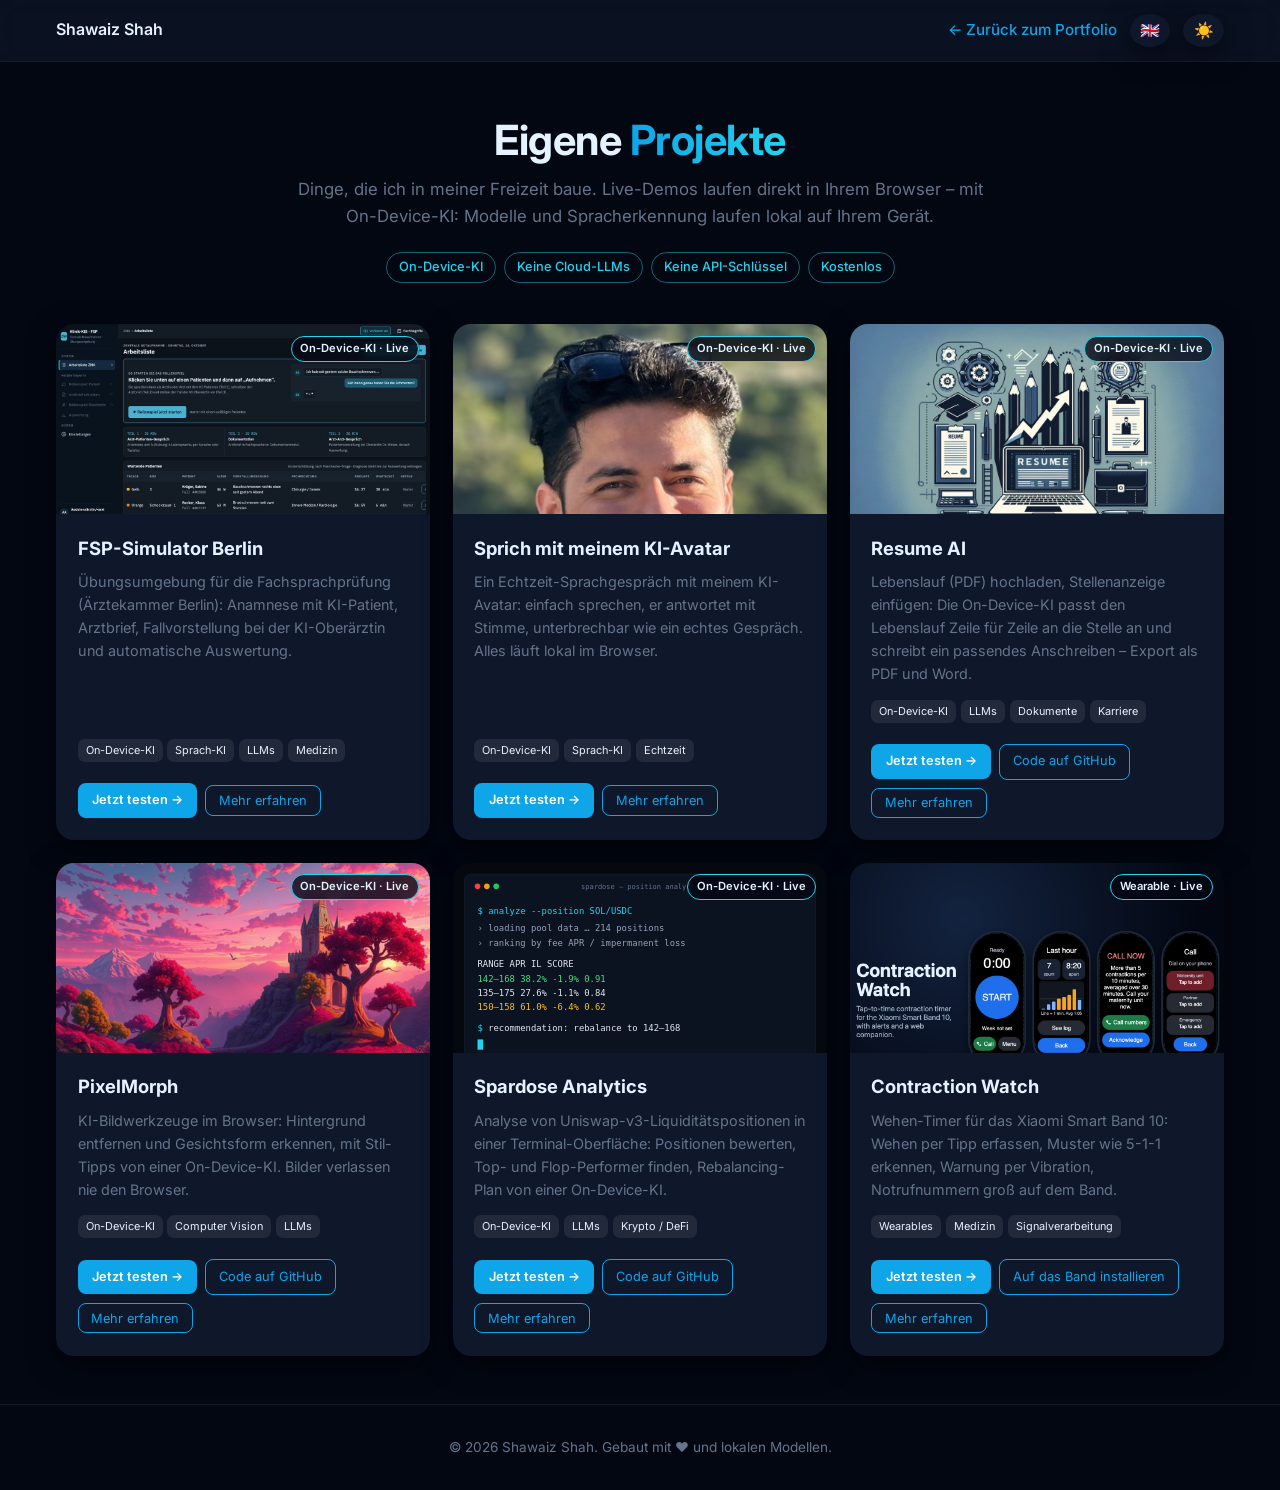
<file: projects/index.html>
<!DOCTYPE html>
<html lang="de">
<head>
  <!-- Google tag (gtag.js) -->
  <script async src="https://www.googletagmanager.com/gtag/js?id=G-WMXR04KQX5"></script>
  <script>
    window.dataLayer = window.dataLayer || [];
    function gtag(){dataLayer.push(arguments);}
    gtag('js', new Date());
    gtag('config', 'G-WMXR04KQX5');
  </script>

  <meta charset="utf-8" />
  <meta name="viewport" content="width=device-width, initial-scale=1" />
  <title>Eigene Projekte | Shawaiz Shah</title>
  <meta name="description" content="Side Projects von Shawaiz Shah: Browser-Apps mit On-Device-KI – FSP-Simulator, Resume AI, PixelMorph, Spardose Analytics." />
  <meta name="author" content="Shawaiz Shah" />
  <meta name="robots" content="index, follow, max-image-preview:large" />
  <link rel="canonical" href="https://shawaiz.de/projects/" />
  <meta property="og:type" content="website" />
  <meta property="og:title" content="Shawaiz Shah – Side Projects" />
  <meta property="og:description" content="Browser-Apps mit On-Device-KI: Modelle laufen lokal, keine Cloud-LLMs." />
  <meta property="og:url" content="https://shawaiz.de/projects/" />
  <meta property="og:image" content="https://shawaiz.de/static/fsp-simulator.jpg" />
  <meta property="og:site_name" content="Shawaiz Shah · shawaiz.de" />
  <meta name="twitter:card" content="summary_large_image" />
  <meta name="twitter:title" content="Shawaiz Shah – Side Projects" />
  <meta name="twitter:image" content="https://shawaiz.de/static/fsp-simulator.jpg" />
  <link rel="author" href="https://shawaiz.de/" />
  <script type="application/ld+json">{"@context": "https://schema.org", "@type": "CollectionPage", "name": "Side Projects – Shawaiz Shah", "url": "https://shawaiz.de/projects/", "description": "Browser apps with on-device AI by Shawaiz Shah.", "isPartOf": {"@type": "WebSite", "name": "Shawaiz Shah", "url": "https://shawaiz.de/"}, "author": {"@type": "Person", "name": "Shawaiz Shah", "url": "https://shawaiz.de/"}, "mainEntity": {"@type": "ItemList", "itemListElement": [{"@type": "ListItem", "position": 1, "name": "FSP-Simulator Berlin", "url": "https://shawaiz.de/fsp/"}, {"@type": "ListItem", "position": 2, "name": "Talk to Shawaiz – AI voice avatar", "url": "https://shawaiz.de/avatar/"}, {"@type": "ListItem", "position": 3, "name": "Resume AI", "url": "https://shawaiz.de/demos/resume-ai/"}, {"@type": "ListItem", "position": 4, "name": "Spardose Analytics", "url": "https://shawaiz.de/demos/spardose/"}, {"@type": "ListItem", "position": 5, "name": "PixelMorph", "url": "https://shawaiz.de/demos/pixelmorph/"}]}}</script>
  <link rel="preconnect" href="https://fonts.googleapis.com" />
  <link rel="preconnect" href="https://fonts.gstatic.com" crossorigin />
  <link href="https://fonts.googleapis.com/css2?family=Inter:wght@300;400;500;600;700&display=swap" rel="stylesheet" />

  <style>
    :root{--bg:#030712;--fg:#e5f2ff;--muted:#64748b;--card:#0f172a;--accent:#0ea5e9;--accent2:#22d3ee;--max:1200px;--radius:18px;--shadow:0 8px 28px rgba(0,0,0,.55);}
    [data-theme="light"]{--bg:#f8fafc;--fg:#0f172a;--muted:#475569;--card:#ffffff;--shadow:0 8px 24px rgba(0,0,0,.08);}
    *{box-sizing:border-box;margin:0;padding:0;}
    body{font-family:"Inter",system-ui,-apple-system,BlinkMacSystemFont,sans-serif;background:var(--bg);color:var(--fg);line-height:1.6;overflow-x:hidden;}
    a{color:var(--accent);text-decoration:none;}a:hover{text-decoration:underline;}
    header{position:sticky;top:0;background:rgba(15,23,42,.65);backdrop-filter:blur(12px);z-index:90;border-bottom:1px solid rgba(255,255,255,.05);}
    [data-theme="light"] header{background:rgba(255,255,255,.7);border-color:rgba(0,0,0,.08);}
    nav{max-width:var(--max);margin:auto;padding:.85rem 1rem;display:flex;align-items:center;justify-content:space-between;gap:1rem;}
    nav .home{font-weight:600;color:var(--fg);}
    nav .back{font-size:.95rem;font-weight:500;}
    .tg{border:none;background:var(--card);color:var(--fg);padding:.45rem .65rem;border-radius:50%;cursor:pointer;box-shadow:var(--shadow);font-size:1rem;}
    main{max-width:var(--max);margin:auto;padding:3.5rem 1rem 3rem;}
    h1{font-size:2.6rem;line-height:1.1;margin-bottom:.8rem;font-weight:700;letter-spacing:-.5px;text-align:center;}
    h1 span{background:linear-gradient(90deg,var(--accent),var(--accent2));-webkit-background-clip:text;background-clip:text;color:transparent;}
    .subtitle{max-width:720px;margin:0 auto 1.4rem;color:var(--muted);font-size:1.05rem;text-align:center;}
    .principles{display:flex;gap:.5rem;flex-wrap:wrap;justify-content:center;margin-bottom:2.6rem;}
    .principles span{border:1px solid rgba(34,211,238,.45);color:var(--accent2);border-radius:999px;padding:.25rem .75rem;font-size:.8rem;font-weight:500;}
    [data-theme="light"] .principles span{color:#0e7490;}
    .grid{display:grid;grid-template-columns:repeat(auto-fill,minmax(min(300px,100%),1fr));gap:1.4rem;}
    .card{background:var(--card);border-radius:var(--radius);box-shadow:var(--shadow);overflow:hidden;display:flex;flex-direction:column;}
    .thumb{height:190px;background:#000;position:relative;overflow:hidden;}
    .thumb img{width:100%;height:100%;object-fit:cover;object-position:top left;transition:transform .8s;}
    .card:hover .thumb img{transform:scale(1.05);}
    .badge{position:absolute;top:.7rem;right:.7rem;background:rgba(3,7,18,.78);color:#e5f2ff;border:1px solid var(--accent2);padding:.2rem .55rem;border-radius:999px;font-size:.7rem;font-weight:600;backdrop-filter:blur(6px);}
    .badge.soon{border-color:#f59e0b;color:#fde68a;}
    .card-body{padding:1.2rem 1.35rem 1.4rem;display:flex;flex-direction:column;flex:1;}
    .card-body h2{font-size:1.15rem;margin-bottom:.45rem;}
    .card-body p{color:var(--muted);font-size:.9rem;flex:1;}
    .tags{margin-top:.7rem;}
    .tags span{display:inline-block;background:rgba(255,255,255,.08);padding:.18rem .5rem;border-radius:7px;font-size:.68rem;margin:0 .3rem .3rem 0;}
    [data-theme="light"] .tags span{background:rgba(0,0,0,.07);}
    .actions{display:flex;gap:.5rem;flex-wrap:wrap;align-items:center;margin-top:1rem;}
    .try{background:var(--accent);color:#fff;padding:.45rem .9rem;border-radius:8px;font-size:.8rem;font-weight:600;}
    .try:hover{text-decoration:none;filter:brightness(1.1);}
    .ghost{background:transparent;color:var(--accent);border:1px solid var(--accent);padding:.42rem .8rem;border-radius:8px;font-size:.8rem;cursor:pointer;font-family:inherit;}
    .ghost:hover{text-decoration:none;}
    .status{font-size:.78rem;color:var(--muted);}
    dialog{border:none;border-radius:var(--radius);background:var(--card);color:var(--fg);max-width:760px;width:calc(100% - 2rem);padding:2rem 2.1rem;box-shadow:var(--shadow);}
    dialog::backdrop{background:rgba(0,0,0,.55);}
    dialog h2{font-size:1.4rem;margin-bottom:.4rem;padding-right:2rem;}
    dialog .lead{color:var(--muted);margin-bottom:1rem;}
    dialog ul{padding-left:1.2rem;display:grid;gap:.35rem;}
    dialog .note{margin-top:1rem;color:var(--muted);font-size:.9rem;}
    dialog .x{position:absolute;top:1rem;right:1.2rem;font-size:1.7rem;background:none;border:none;color:var(--muted);cursor:pointer;}
    footer{border-top:1px solid rgba(255,255,255,.07);padding:2rem 1rem;text-align:center;font-size:.85rem;color:var(--muted);}
    [data-theme="light"] footer{border-color:rgba(0,0,0,.08);}
    @media(max-width:640px){nav .back{display:none;}h1{font-size:2rem;}.subtitle{font-size:.95rem;}main{padding-top:2.4rem;}dialog{padding:1.5rem 1.3rem;}}
  </style>
</head>
<body data-theme="dark">
<header>
  <nav aria-label="Primary">
    <a class="home" href="../index.html">Shawaiz Shah</a>
    <div style="display:flex;gap:.8rem;align-items:center;">
      <a class="back" id="backLink" href="../index.html"></a>
      <button class="tg" id="langToggle" type="button"></button>
      <button class="tg" id="themeToggle" type="button"></button>
    </div>
  </nav>
</header>

<main>
  <h1 id="title"></h1>
  <p class="subtitle" id="subtitle"></p>
  <div class="principles" id="principles"></div>
  <div class="grid" id="grid"></div>
</main>

<footer id="footer"></footer>

<dialog id="dlg" aria-labelledby="dlgTitle">
  <button class="x" id="dlgClose" type="button">×</button>
  <h2 id="dlgTitle"></h2>
  <p class="lead" id="dlgLead"></p>
  <div id="dlgBody"></div>
  <div class="actions" id="dlgActions"></div>
</dialog>

<script>
(() => {
  // live: url = live demo (this site or a project site under shawaiz.de). soon: on-device port in progress.
  const PROJECTS = [
    { id: "fsp", img: "../static/fsp-simulator.jpg", url: "../fsp/index.html", live: true,
      de: { title: "FSP-Simulator Berlin", short: "Übungsumgebung für die Fachsprachprüfung (Ärztekammer Berlin): Anamnese mit KI-Patient, Arztbrief, Fallvorstellung bei der KI-Oberärztin und automatische Auswertung.",
        tags: ["On-Device-KI","Sprach-KI","LLMs","Medizin"],
        body: ["Alle drei Prüfungsteile: Arzt-Patienten-Gespräch (Rollenspiel per Sprache), Arztbrief in Fachsprache, Arzt-Arzt-Gespräch, danach Bewertung mit Satzkorrekturen.",
          "On-Device-LLMs: Chrome-KI (Gemini Nano) oder Open-Weight-Modelle über WebLLM/WebGPU (Qwen 2.5, Llama 3).",
          "Lokale Spracherkennung mit Whisper (transformers.js, WebGPU/WASM) inkl. Pausenerkennung und Freihand-Modus; neuronale Sprachausgabe mit Piper.",
          "8 realistische Notaufnahme-Fälle mit eigenen Persönlichkeiten (z. B. Berliner Dialekt, schwerhörig, verharmlosend).",
          "Eine einzige HTML-Datei, kein Backend: Audio und Text verlassen das Gerät nicht."],
        note: "Beste Erfahrung in Chrome oder Edge am Computer." },
      en: { title: "FSP Simulator Berlin", short: "Practice environment for the German medical language exam (Fachsprachprüfung, Berlin): history-taking with an AI patient, discharge letter, case presentation to an AI senior physician, and automatic grading.",
        tags: ["On-device AI","Voice AI","LLMs","Healthcare"],
        body: ["All three exam parts: doctor–patient interview (voice role-play), discharge letter in medical German, doctor–doctor case presentation, then grading with sentence-level corrections.",
          "On-device LLMs: Chrome built-in AI (Gemini Nano) or open-weight models via WebLLM/WebGPU (Qwen 2.5, Llama 3).",
          "Local speech-to-text with Whisper (transformers.js, WebGPU/WASM) incl. pause detection and hands-free mode; neural text-to-speech with Piper.",
          "8 realistic emergency cases with distinct personas (e.g. Berlin dialect, hard of hearing, downplaying symptoms).",
          "A single HTML file, no backend: audio and text never leave the device."],
        note: "Works best in Chrome or Edge on desktop." } },
    { id: "avatar", img: "../static/portrait.jpeg", url: "../avatar/index.html", live: true,
      de: { title: "Sprich mit meinem KI-Avatar", short: "Ein Echtzeit-Sprachgespräch mit meinem KI-Avatar: einfach sprechen, er antwortet mit Stimme, unterbrechbar wie ein echtes Gespräch. Alles läuft lokal im Browser.",
        tags: ["On-Device-KI","Sprach-KI","Echtzeit"],
        body: ["Freihändig: Sprachaktivitätserkennung erkennt, wann Sie sprechen und wann Sie fertig sind; Sie können den Avatar jederzeit unterbrechen.",
          "Spracherkennung mit Whisper (transformers.js, WebGPU/WASM) inkl. Live-Untertiteln, Antworten von einem lokalen LLM (Gemini Nano oder WebLLM), gestreamt Satz für Satz.",
          "Natürliche Stimme direkt im Browser: Kokoro-82M (GPU) für Englisch, Thorsten (Piper) für Deutsch; auf Rechnern ohne GPU automatisch die schnellste Stimme.",
          "Kein Server, kein LiveKit, keine Cloud-KI: Audio und Text verlassen das Gerät nicht."],
        note: "Beste Erfahrung in Chrome oder Edge am Computer, idealerweise mit Kopfhörern." },
      en: { title: "Talk to my AI avatar", short: "A realtime voice conversation with my AI avatar: just speak, it answers out loud and you can interrupt it like a real conversation. Everything runs locally in your browser.",
        tags: ["On-device AI","Voice AI","Realtime"],
        body: ["Hands-free: voice activity detection notices when you start and stop speaking; you can interrupt the avatar at any time.",
          "Speech recognition with Whisper (transformers.js, WebGPU/WASM) including live captions; answers from a local LLM (Gemini Nano or WebLLM), streamed sentence by sentence.",
          "Natural in-browser voice: Kokoro-82M (GPU) for English, Thorsten (Piper) for German; on machines without a GPU it automatically picks the fastest voice.",
          "No server, no LiveKit, no cloud AI: audio and text never leave the device."],
        note: "Works best in Chrome or Edge on desktop, ideally with headphones." } },
    { id: "resume", img: "../static/resume-ai.jpg", url: "../demos/resume-ai/index.html", live: true, repo: "https://github.com/shahshawaiz/resume-ai",
      de: { title: "Resume AI", short: "Lebenslauf (PDF) hochladen, Stellenanzeige einfügen: Die On-Device-KI passt den Lebenslauf Zeile für Zeile an die Stelle an und schreibt ein passendes Anschreiben – Export als PDF und Word.",
        tags: ["On-Device-KI","LLMs","Dokumente","Karriere"],
        body: ["Der Lebenslauf (PDF) wird lokal im Browser mit pdf.js ausgelesen – nichts wird hochgeladen.",
          "Deterministischer Keyword-Abgleich mit der Stellenanzeige ergibt einen nachvollziehbaren Match-Score.",
          "Ein On-Device-LLM (Chrome-KI oder WebLLM/WebGPU) schlägt Zeile für Zeile Umformulierungen vor – ohne Erfahrungen zu erfinden.",
          "Schreibt ein passendes Anschreiben auf Deutsch oder Englisch.",
          "Export als PDF (jsPDF) oder Word-Dokument."],
        note: "Beste Erfahrung in Chrome oder Edge am Computer." },
      en: { title: "Resume AI", short: "Upload your CV (PDF), paste a job ad: on-device AI tailors the CV line by line to the role and writes a matching cover letter, exported as PDF and Word.",
        tags: ["On-device AI","LLMs","Documents","Careers"],
        body: ["Your CV (PDF) is parsed locally in the browser with pdf.js – nothing is uploaded.",
          "A deterministic keyword match against the job ad gives a transparent match score.",
          "An on-device LLM (Chrome built-in AI or WebLLM/WebGPU) suggests line-by-line rewrites – never inventing experience.",
          "Writes a matching cover letter in English or German.",
          "Export to PDF (jsPDF) or Word."],
        note: "Works best in Chrome or Edge on desktop." } },
    { id: "pixelmorph", img: "../static/pixelmorph.jpg", url: "../demos/pixelmorph/index.html", live: true, repo: "https://github.com/shahshawaiz/pixelmorph",
      de: { title: "PixelMorph", short: "KI-Bildwerkzeuge im Browser: Hintergrund entfernen und Gesichtsform erkennen, mit Stil-Tipps von einer On-Device-KI. Bilder verlassen nie den Browser.",
        tags: ["On-Device-KI","Computer Vision","LLMs"],
        body: ["Hintergrundentfernung lokal mit MODNet über transformers.js (WebGPU/WASM).",
          "Gesichtsform-Erkennung mit dem MediaPipe Face Landmarker direkt im Browser.",
          "Ein On-Device-LLM gibt passende Stil-Tipps (Frisur, Brille, Bart) zur erkannten Gesichtsform.",
          "Bilder werden nicht hochgeladen – alles läuft auf Ihrem Gerät."],
        note: "Der Gesichtstausch (InsightFace) läuft nur in der Server-Version und ist nicht Teil der Web-Demo." },
      en: { title: "PixelMorph", short: "AI image tools in the browser: background removal and face-shape detection, with style tips from on-device AI. Images never leave the browser.",
        tags: ["On-device AI","Computer Vision","LLMs"],
        body: ["Local background removal with MODNet via transformers.js (WebGPU/WASM).",
          "Face-shape detection with MediaPipe Face Landmarker, right in the browser.",
          "An on-device LLM gives style tips (haircut, glasses, beard) for the detected face shape.",
          "Images are never uploaded – everything runs on your device."],
        note: "Face swap (InsightFace) is server-only and not part of the web demo." } },
    { id: "spardose", img: "../static/spardose.svg", url: "../demos/spardose/index.html", live: true, repo: "https://github.com/shahshawaiz/spardose-analysis",
      de: { title: "Spardose Analytics", short: "Analyse von Uniswap-v3-Liquiditätspositionen in einer Terminal-Oberfläche: Positionen bewerten, Top- und Flop-Performer finden, Rebalancing-Plan von einer On-Device-KI.",
        tags: ["On-Device-KI","LLMs","Krypto / DeFi"],
        body: ["Rangliste nach demselben 4-teiligen Score wie die API: gewichtete APR/ROI/Wert, Alters-Score, Live-Token-Sentiment (CoinGecko) und ETH-Trend.",
          "Ein On-Device-LLM analysiert die besten und schwächsten Positionen und schlägt einen Rebalancing-Plan vor.",
          "Enthält einen anonymisierten Beispiel-Datensatz; eigene Daten als Revert-API-JSON einfügen.",
          "Terminal-Oberfläche, keine Cloud-LLMs, keine API-Schlüssel."],
        note: "Keine Finanzberatung." },
      en: { title: "Spardose Analytics", short: "Analysis of Uniswap v3 liquidity positions in a terminal-style UI: score positions, find top and bottom earners, get a rebalance plan from on-device AI.",
        tags: ["On-device AI","LLMs","Crypto / DeFi"],
        body: ["Ranks positions with the same 4-part score as the API: weighted APR/ROI/value, age score, live token sentiment (CoinGecko) and ETH trend.",
          "An on-device LLM analyzes top and bottom earners and proposes a rebalance plan.",
          "Ships an anonymised snapshot; paste your own Revert API JSON.",
          "Terminal-style UI, no cloud LLMs, no API keys."],
        note: "Not financial advice." } },
    { id: "contraction-watch", img: "../static/contraction-watch.jpg", url: "../demos/contraction-watch/index.html", live: true, install: "../demos/contraction-watch/install.html",
      de: { title: "Contraction Watch", short: "Wehen-Timer für das Xiaomi Smart Band 10: Wehen per Tipp erfassen, Muster wie 5-1-1 erkennen, Warnung per Vibration, Notrufnummern groß auf dem Band.",
        tags: ["Wearables","Medizin","Signalverarbeitung"],
        body: ["Eigene Vela-JS-App (.rpk) für das Smart Band 10: großer Start/Stopp-Knopf, Diagramm der letzten Wehen, Tutorial und Telefonnummern zum Wählen am Handy.",
          "Regel-Engine ohne DOM, die Web-App und Band teilen: 5-1-1, Frühgeburt-Warnung, Tachysystolie, verlängerte Wehe, Ruhepuls; per Tests und Mutationstests abgesichert.",
          "Web-Begleiter mit Simulator und optionalem Puls über Bluetooth (Web Bluetooth); ein Pulsanstieg fragt nur „Wehe?“.",
          "Alles lokal auf Gerät und Band, keine Cloud."],
        note: "Kein Medizinprodukt und nicht klinisch validiert.", badge: "Wearable · Live" },
      en: { title: "Contraction Watch", short: "Contraction timer for the Xiaomi Smart Band 10: tap to log contractions, spot patterns such as 5-1-1, get a vibration alert, and see your call numbers large on the band.",
        tags: ["Wearables","Healthcare","Signal Processing"],
        body: ["Custom Vela JS quick app (.rpk) for the Smart Band 10: a large start/stop button, a chart of recent contractions, a tutorial and phone numbers to dial from your phone.",
          "A DOM-free rule engine shared by the web app and the band: 5-1-1, preterm, tachysystole, prolonged contraction and resting heart rate, covered by unit and mutation tests.",
          "Web companion with a simulator and optional heart rate over Bluetooth (Web Bluetooth); a heart-rate rise only asks \"Contraction?\".",
          "Runs locally on the device and band, with no cloud."],
        note: "Not a medical device and not clinically validated.", badge: "Wearable · Live" } }
  ];

  const T = {
    de: { title: 'Eigene <span>Projekte</span>', subtitle: 'Dinge, die ich in meiner Freizeit baue. Live-Demos laufen direkt in Ihrem Browser – mit On-Device-KI: Modelle und Spracherkennung laufen lokal auf Ihrem Gerät.',
      principles: ['On-Device-KI','Keine Cloud-LLMs','Keine API-Schlüssel','Kostenlos'], back: '← Zurück zum Portfolio', try: 'Jetzt testen →', more: 'Mehr erfahren', code: 'Code auf GitHub', install: 'Auf das Band installieren',
      liveBadge: 'On-Device-KI · Live', soonBadge: 'Demo folgt', soon: 'On-Device-Version in Arbeit', close: 'Schließen', footer: 'Gebaut mit ❤ und lokalen Modellen.', doc: 'Eigene Projekte | Shawaiz Shah' },
    en: { title: 'Side <span>Projects</span>', subtitle: 'Things I build in my spare time. Live demos run right in your browser with on-device AI: the models and speech recognition run locally on your machine.',
      principles: ['On-device AI','No cloud LLMs','No API keys','Free'], back: '← Back to portfolio', try: 'Try now →', more: 'Learn more', code: 'Code on GitHub', install: 'Install on the band',
      liveBadge: 'On-device AI · Live', soonBadge: 'Demo coming', soon: 'On-device version in progress', close: 'Close', footer: 'Built with ❤ and local models.', doc: 'Side Projects | Shawaiz Shah' }
  };

  const $ = id => document.getElementById(id);
  const esc = s => String(s).replace(/[&<>"]/g, c => ({'&':'&amp;','<':'&lt;','>':'&gt;','"':'&quot;'}[c]));
  const store = { get: k => { try { return localStorage.getItem(k); } catch { return null; } }, set: (k, v) => { try { localStorage.setItem(k, v); } catch {} } };
  let lang = store.get('lang') === 'en' ? 'en' : 'de';
  let theme = store.get('theme') === 'light' ? 'light' : 'dark';

  function actions(p, t) {
    const a = [];
    if (p.live) a.push(`<a class="try" href="${p.url}" target="_blank" rel="noopener">${t.try}</a>`);
    if (p.install) a.push(`<a class="ghost" href="${p.install}" target="_blank" rel="noopener">${t.install}</a>`);
    if (p.repo) a.push(`<a class="ghost" href="${p.repo}" target="_blank" rel="noopener">${t.code}</a>`);
    return a.join('');
  }

  function render() {
    const t = T[lang];
    document.documentElement.lang = lang;
    document.title = t.doc;
    $('title').innerHTML = t.title;
    $('subtitle').textContent = t.subtitle;
    $('principles').innerHTML = t.principles.map(x => `<span>${x}</span>`).join('');
    $('backLink').textContent = t.back;
    $('langToggle').textContent = lang === 'de' ? '🇬🇧' : '🇩🇪';
    $('langToggle').setAttribute('aria-label', lang === 'de' ? 'Switch to English' : 'Auf Deutsch wechseln');
    $('dlgClose').setAttribute('aria-label', t.close);
    $('footer').textContent = `© ${new Date().getFullYear()} Shawaiz Shah. ${t.footer}`;
    $('grid').innerHTML = PROJECTS.map((p, i) => {
      const c = p[lang];
      return `<article class="card" itemscope itemtype="https://schema.org/CreativeWork">
        <div class="thumb"><img loading="lazy" src="${p.img}" alt="${esc(c.title)}" itemprop="image">
          <span class="badge${p.live ? '' : ' soon'}">${p.live ? esc(p[lang].badge || t.liveBadge) : t.soonBadge}</span></div>
        <div class="card-body">
          <h2 itemprop="name">${esc(c.title)}</h2>
          <p itemprop="description">${esc(c.short)}</p>
          <div class="tags">${c.tags.map(x => `<span>${esc(x)}</span>`).join('')}</div>
          <div class="actions">${actions(p, t)}<button class="ghost" type="button" data-i="${i}">${t.more}</button></div>
          ${p.live ? '' : `<span class="status" style="margin-top:.6rem;">${t.soon}</span>`}
        </div>
      </article>`;
    }).join('');
  }

  function applyTheme() {
    document.body.setAttribute('data-theme', theme);
    $('themeToggle').textContent = theme === 'dark' ? '☀️' : '🌙';
    $('themeToggle').setAttribute('aria-label', theme === 'dark' ? 'Light mode' : 'Dark mode');
  }

  $('grid').addEventListener('click', e => {
    const b = e.target.closest('button[data-i]'); if (!b) return;
    const p = PROJECTS[+b.dataset.i], c = p[lang], t = T[lang];
    $('dlgTitle').textContent = c.title;
    $('dlgLead').textContent = c.short;
    $('dlgBody').innerHTML = `<ul>${c.body.map(x => `<li>${esc(x)}</li>`).join('')}</ul>` +
      (c.note ? `<p class="note">${esc(c.note)}</p>` : '') + (p.live ? '' : `<p class="note">${t.soon}.</p>`);
    $('dlgActions').innerHTML = actions(p, t);
    $('dlg').showModal();
  });
  $('dlgClose').addEventListener('click', () => $('dlg').close());
  $('dlg').addEventListener('click', e => { if (e.target === $('dlg')) $('dlg').close(); });
  $('langToggle').addEventListener('click', () => { lang = lang === 'de' ? 'en' : 'de'; store.set('lang', lang); render(); });
  $('themeToggle').addEventListener('click', () => { theme = theme === 'dark' ? 'light' : 'dark'; store.set('theme', theme); applyTheme(); });

  applyTheme();
  render();
})();
</script>
</body>
</html>
</file>
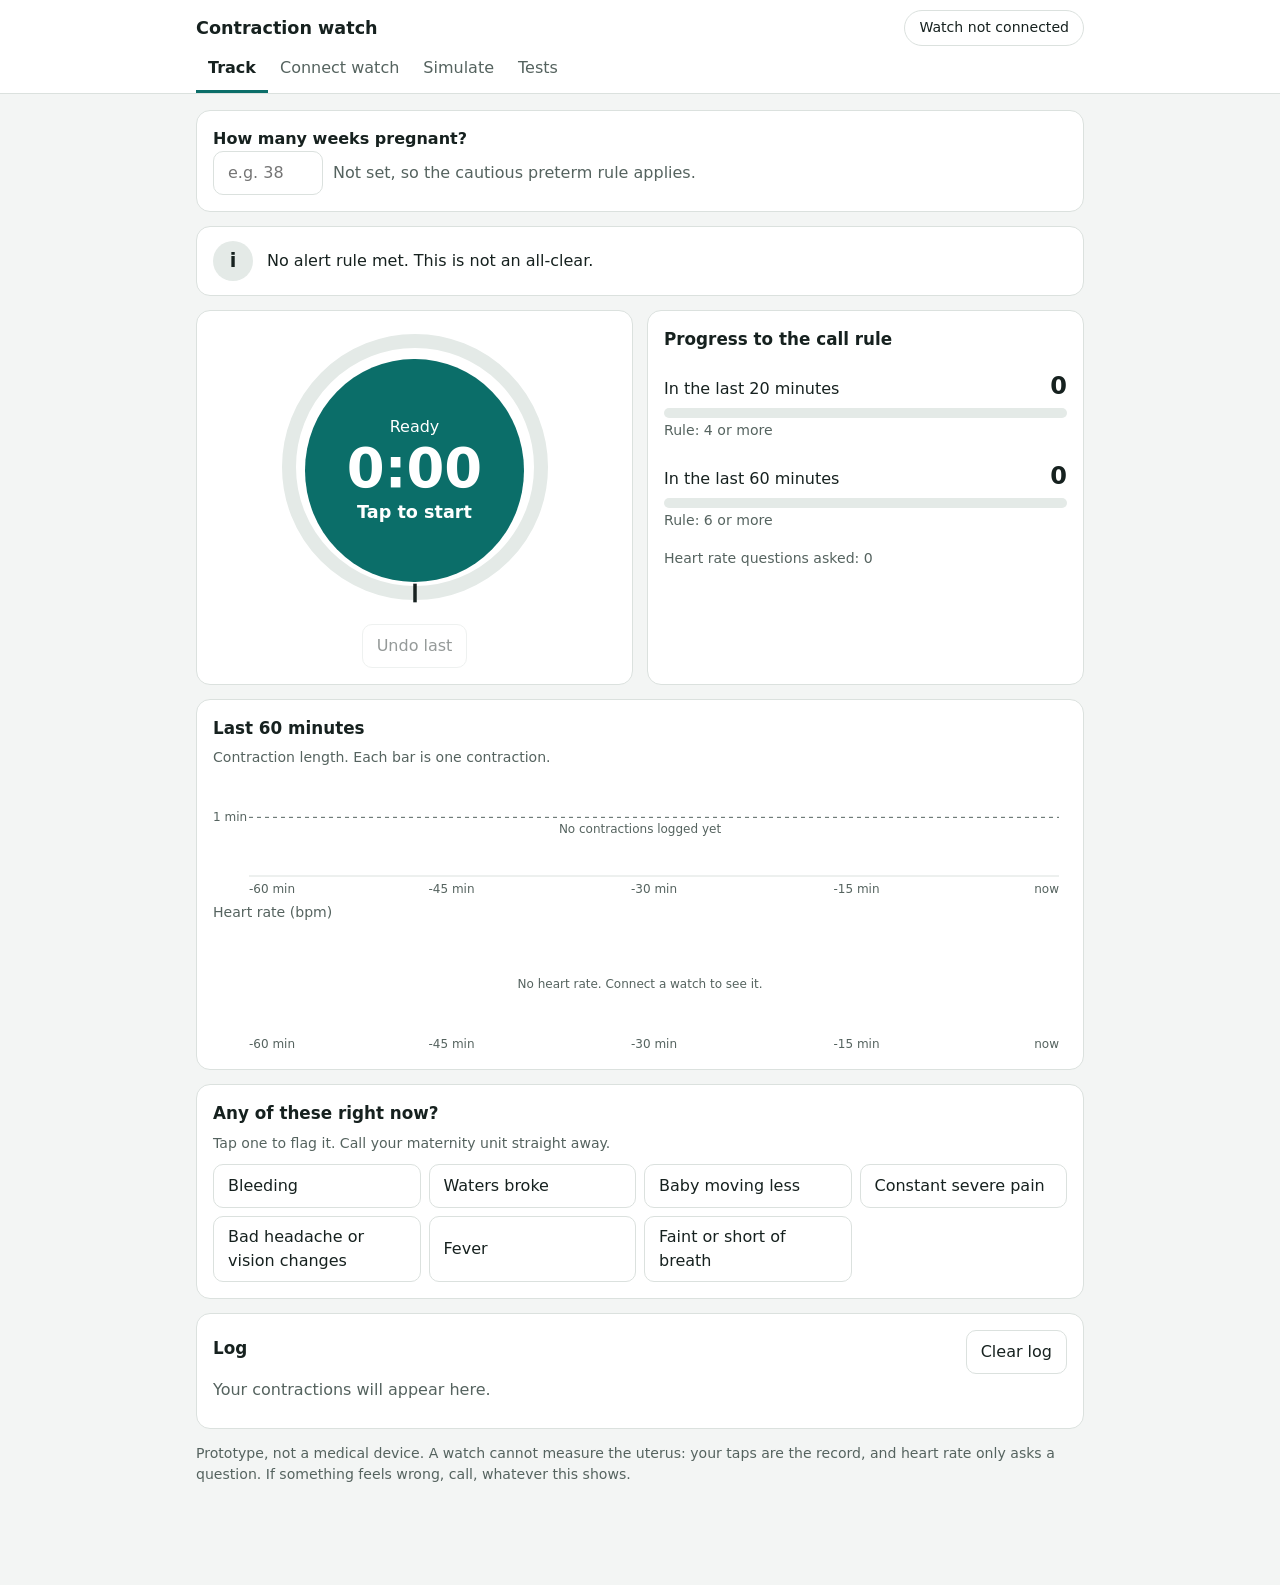
<file: demos/contraction-watch/index.html>
<!DOCTYPE html>
<html lang="en"><head><meta charset="utf-8"><meta name="viewport" content="width=device-width,initial-scale=1">
<title>Contraction watch</title><link rel="stylesheet" href="src/app.css"></head><body>
<header><div class="bar"><h1>Contraction watch</h1><button id="chip" class="chip" type="button">Watch not connected</button></div>
<nav role="tablist" aria-label="Sections"><button role="tab" data-tab="track">Track</button><button role="tab" data-tab="connect">Connect watch</button><button role="tab" data-tab="sim">Simulate</button><button role="tab" data-tab="checks">Tests</button></nav></header>
<main>
<div id="simbar" class="simbar" hidden><span>Simulated data, not yours</span><button id="exit">Back to my log</button></div>
<section id="p-track">
 <div id="setup" class="card setup"><label for="weeks"><b>How many weeks pregnant?</b></label><div class="row"><input id="weeks" type="number" min="20" max="43" step="1" inputmode="numeric" placeholder="e.g. 38"><span class="mute" id="wkmsg"></span></div></div>
 <div id="status" class="status none"><div class="ic" id="sic" aria-hidden="true">i</div><div id="alerts" role="alert"></div></div>
 <div class="grid">
  <div class="card center">
   <div class="dial"><svg viewBox="0 0 240 240" aria-hidden="true"><circle cx="120" cy="120" r="108" class="tr"/><circle cx="120" cy="120" r="108" class="pr" id="ring" transform="rotate(-90 120 120)"/><line x1="120" y1="220" x2="120" y2="236" class="mk"/></svg>
   <button id="tap"><span id="cap">Ready</span><span id="time">0:00</span><span id="act">Tap to start</span></button></div>
   <p class="mute" id="sub" role="status"></p>
   <div id="ask" class="ask" hidden><b>Heart rate rose. Was that a contraction?</b><div class="row c"><button id="yes" class="pri">Yes, log it</button><button id="no">No</button></div></div>
   <button id="undo">Undo last</button>
  </div>
  <div class="card"><h2 id="mh">Progress to the call rule</h2><div id="meters"></div></div>
 </div>
 <div class="card"><h2>Last 60 minutes</h2><p class="mute sm">Contraction length. Each bar is one contraction.</p><div class="plot"><svg id="tl" role="img" aria-label="Contraction lengths over the last 60 minutes; values are in the log"></svg></div>
  <p class="mute sm">Heart rate (bpm)</p><div class="plot"><svg id="hrc" role="img" aria-label="Heart rate over the last 60 minutes"></svg></div><div id="tip" hidden></div></div>
 <div class="card"><h2>Any of these right now?</h2><p class="mute sm">Tap one to flag it. Call your maternity unit straight away.</p><div id="flags"></div></div>
 <div class="card"><div class="row sp"><h2>Log</h2><button id="clear">Clear log</button></div><div id="log"></div></div>
</section>
<section id="p-connect" hidden>
 <div class="card"><h2>Connect your Mi watch</h2><p class="mute">You can skip this. Tap timing works without a watch.</p>
 <ol class="steps">
  <li id="st1"><h3>Choose your watch</h3><select id="model" aria-label="Watch model"><option value="">Select a model</option><option value="b10" selected>Smart Band 10</option><option value="b56">Mi Band 5 or 6</option><option value="b789">Smart Band 7, 8 or 9</option><option value="other">Mi Watch, Watch S series, Redmi Watch or not sure</option></select></li>
  <li id="st2"><h3>Turn on heart rate sharing</h3><div id="how" class="mute">Choose a model first.</div><label class="ck"><input type="checkbox" id="shared"> It is on, and the watch is snug on my wrist</label></li>
  <li id="st3"><h3>Check this browser</h3><div id="bt" class="mute">Checking...</div></li>
  <li id="st4"><h3>Pair</h3><p class="mute">Keep the watch close. Press Connect, pick the watch, then Pair.</p><button id="ble" class="pri">Connect</button><button id="dis" hidden>Disconnect</button><p id="blemsg" role="status"></p></li>
  <li id="st5"><h3>Confirm the signal</h3><div class="sig"><span id="bpm">--</span> bpm</div><p id="sigmsg" class="mute">Waiting for 5 good readings.</p><button id="go" class="pri" hidden>Start tracking</button></li>
 </ol></div>
 <div class="card"><details><summary>Watch not in the list?</summary><ul><li>Turn sharing off and on again. Some models only share while a workout is running.</li><li>Close other apps that are reading heart rate from the watch.</li><li>On a Mac: System Settings, Privacy &amp; Security, Bluetooth, allow Chrome.</li><li>iPhone browsers cannot do this. Use Chrome on a computer or Android phone.</li><li>If the watch has no sharing option, this demo cannot read it. Use tap timing.</li></ul></details></div>
</section>
<section id="p-sim" hidden><div class="card"><h2>Try a scenario</h2><p class="mute">Generated signals. Your own log is kept separate.</p><div id="scns"></div>
 <div class="row"><label>Speed <select id="speed"><option value="1">1x</option><option value="20">20x</option><option value="60" selected>60x</option><option value="240">240x</option></select></label><label class="ck"><input type="checkbox" id="auto" checked> Tap automatically</label></div></div></section>
<section id="p-checks" hidden><div class="card"><div class="row"><button id="rt" class="pri">Run tests</button><b id="tr" role="status"></b></div><div id="tlist"></div></div></section>
<p class="foot">Prototype, not a medical device. A watch cannot measure the uterus: your taps are the record, and heart rate only asks a question. If something feels wrong, call, whatever this shows.</p>
</main>
<div id="player" hidden><span id="pname"></span><button id="play">Pause</button><button id="reset">Restart</button></div>
<script src="src/engine.js"></script><script src="src/simulator.js"></script><script src="test/cases.js"></script><script src="src/app.js"></script>
</body></html>
</file>
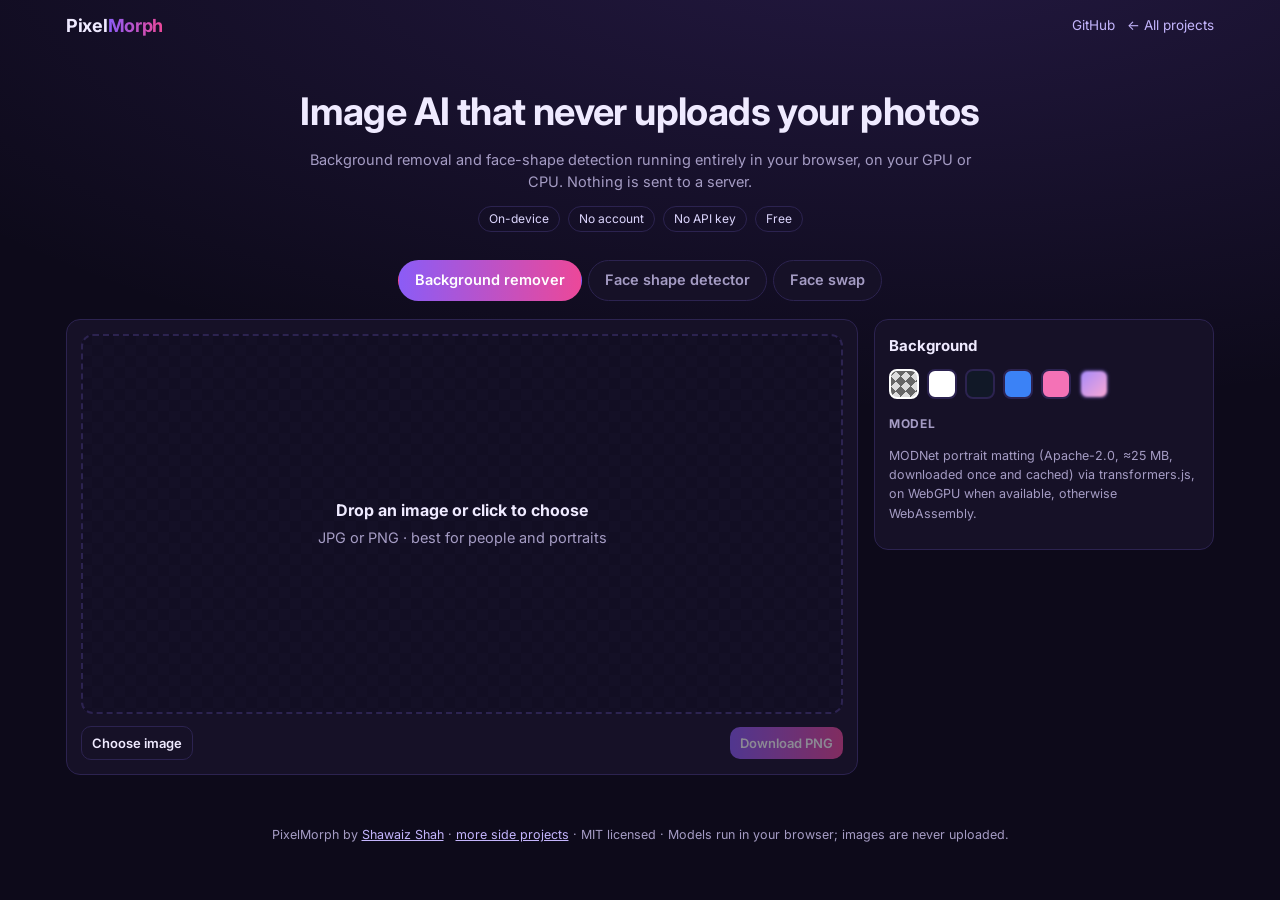
<file: demos/pixelmorph/index.html>
<!DOCTYPE html>
<html lang="en">
<head>
<meta charset="utf-8">
<meta name="viewport" content="width=device-width, initial-scale=1">
<meta name="description" content="Remove image backgrounds and detect your face shape with AI that runs entirely in your browser. Your photos never leave your device.">
<!-- seo:start (managed: canonical + backlink to shawaiz.de) -->
<title>PixelMorph – Background removal &amp; face shape AI in your browser | Shawaiz Shah</title>
<link rel="canonical" href="https://shawaiz.de/demos/pixelmorph/">
<meta name="author" content="Shawaiz Shah">
<link rel="author" href="https://shawaiz.de/">
<meta name="robots" content="index, follow, max-image-preview:large">
<meta property="og:type" content="website">
<meta property="og:site_name" content="Shawaiz Shah · shawaiz.de">
<meta property="og:title" content="PixelMorph – Background removal &amp; face shape AI in your browser | Shawaiz Shah">
<meta property="og:description" content="Remove image backgrounds and detect your face shape with AI that runs entirely in your browser. Your photos never leave your device.">
<meta property="og:url" content="https://shawaiz.de/demos/pixelmorph/">
<meta property="og:image" content="https://shawaiz.de/static/pixelmorph.jpg">
<meta property="og:locale" content="en_US">
<meta name="twitter:card" content="summary_large_image">
<meta name="twitter:title" content="PixelMorph – Background removal &amp; face shape AI in your browser | Shawaiz Shah">
<meta name="twitter:description" content="Remove image backgrounds and detect your face shape with AI that runs entirely in your browser. Your photos never leave your device.">
<meta name="twitter:image" content="https://shawaiz.de/static/pixelmorph.jpg">
<script type="application/ld+json">{"@context": "https://schema.org", "@type": "WebApplication", "name": "PixelMorph", "url": "https://shawaiz.de/demos/pixelmorph/", "description": "Remove image backgrounds and detect your face shape with AI that runs entirely in your browser. Your photos never leave your device.", "applicationCategory": "MultimediaApplication", "operatingSystem": "Any (web browser)", "browserRequirements": "Chrome or Edge with WebGPU or built-in AI", "isAccessibleForFree": true, "offers": {"@type": "Offer", "price": "0", "priceCurrency": "EUR"}, "inLanguage": "en", "image": "https://shawaiz.de/static/pixelmorph.jpg", "author": {"@type": "Person", "name": "Shawaiz Shah", "url": "https://shawaiz.de/", "jobTitle": "AI Expert & Senior Data Scientist", "sameAs": ["https://github.com/shahshawaiz", "https://www.linkedin.com/in/shawaiz-shah-32b40537"]}, "creator": {"@type": "Person", "name": "Shawaiz Shah", "url": "https://shawaiz.de/", "jobTitle": "AI Expert & Senior Data Scientist", "sameAs": ["https://github.com/shahshawaiz", "https://www.linkedin.com/in/shawaiz-shah-32b40537"]}, "isPartOf": {"@type": "WebSite", "name": "Shawaiz Shah", "url": "https://shawaiz.de/"}, "sameAs": ["https://github.com/shahshawaiz/pixelmorph"]}</script>
<!-- seo:end -->
<link rel="preconnect" href="https://fonts.googleapis.com">
<link rel="preconnect" href="https://fonts.gstatic.com" crossorigin>
<link href="https://fonts.googleapis.com/css2?family=Inter:wght@400;500;600;700&display=swap" rel="stylesheet">
<style>
:root{--bg:#0d0a1a;--panel:#161127;--panel-2:#1e1735;--ink:#efeaff;--muted:#a59cc4;--line:#2c2350;--accent:#8b5cf6;--accent-2:#ec4899;--accent-ink:#fff;--ok:#4ade80;color-scheme:dark}
*{box-sizing:border-box}
[hidden]{display:none!important}
body{margin:0;background:radial-gradient(1200px 500px at 70% -10%,rgba(139,92,246,.18),transparent),var(--bg);color:var(--ink);font:14.5px/1.55 Inter,system-ui,-apple-system,"Segoe UI",sans-serif;min-height:100vh}
a{color:#c4b5fd}
button,input,select{font:inherit;color:inherit}
header .bar{max-width:1180px;margin:auto;padding:12px 16px;display:flex;gap:12px;align-items:center}
.logo{font-weight:700;font-size:18px;letter-spacing:-.3px}
.logo span{background:linear-gradient(90deg,var(--accent),var(--accent-2));-webkit-background-clip:text;background-clip:text;color:transparent}
.sp{flex:1}
header a{font-size:13.5px;text-decoration:none}
main{max-width:1180px;margin:auto;padding:12px 16px 50px}
.hero{text-align:center;padding:18px 0 22px}
.hero h1{margin:0 0 8px;font-size:clamp(26px,4vw,38px);letter-spacing:-.6px}
.hero p{margin:0 auto;color:var(--muted);max-width:680px}
.badges{display:flex;gap:8px;justify-content:center;flex-wrap:wrap;margin-top:12px}
.badges span{font-size:12px;border:1px solid var(--line);border-radius:999px;padding:3px 10px;color:#ddd6fe}
.tabs{display:flex;gap:6px;justify-content:center;flex-wrap:wrap;margin:6px 0 18px}
.tabs button{border:1px solid var(--line);background:var(--panel);border-radius:999px;padding:8px 16px;cursor:pointer;font-weight:600;color:var(--muted)}
.tabs button[aria-selected=true]{background:linear-gradient(90deg,var(--accent),var(--accent-2));border-color:transparent;color:#fff}
.grid{display:grid;grid-template-columns:minmax(0,1fr) 340px;gap:16px;align-items:start}
@media(max-width:940px){.grid{grid-template-columns:1fr}}
.card{background:var(--panel);border:1px solid var(--line);border-radius:14px}
.card-b{padding:14px;display:grid;gap:12px}
.stage{position:relative;min-height:380px;display:grid;place-items:center;border-radius:12px;overflow:hidden;
  background-color:#221a3d;background-image:linear-gradient(45deg,#2a2148 25%,transparent 25%),linear-gradient(-45deg,#2a2148 25%,transparent 25%),linear-gradient(45deg,transparent 75%,#2a2148 75%),linear-gradient(-45deg,transparent 75%,#2a2148 75%);background-size:22px 22px;background-position:0 0,0 11px,11px -11px,-11px 0}
.stage canvas,.stage video{max-width:100%;max-height:70vh;display:block}
.drop{position:absolute;inset:0;display:grid;place-items:center;text-align:center;color:var(--muted);cursor:pointer;padding:20px;border:2px dashed var(--line);border-radius:12px;background:rgba(13,10,26,.72)}
.drop b{color:var(--ink);font-size:16px;display:block;margin-bottom:4px}
.drop.over{border-color:var(--accent);color:var(--ink)}
.busy{position:absolute;inset:auto 12px 12px 12px;background:rgba(13,10,26,.85);border:1px solid var(--line);border-radius:10px;padding:8px 12px;font-size:13px;display:flex;gap:8px;align-items:center}
.spin{width:14px;height:14px;border-radius:50%;border:2px solid var(--line);border-top-color:var(--accent);animation:sp 1s linear infinite;flex:none}
@keyframes sp{to{transform:rotate(360deg)}}
@media (prefers-reduced-motion:reduce){.spin{animation:none}}
.row{display:flex;gap:8px;flex-wrap:wrap;align-items:center}
.btn{border:0;border-radius:10px;padding:9px 14px;font-weight:600;cursor:pointer;background:linear-gradient(90deg,var(--accent),var(--accent-2));color:#fff}
.btn.ghost{background:transparent;border:1px solid var(--line);color:var(--ink)}
.btn.sm{padding:6px 10px;font-size:13px}
.btn:disabled{opacity:.5;cursor:not-allowed}
.hint{color:var(--muted);font-size:12.5px;margin:0}
h2{margin:0;font-size:15px}
h3{margin:4px 0 0;font-size:12px;letter-spacing:.06em;text-transform:uppercase;color:var(--muted)}
.swatches{display:flex;gap:8px;flex-wrap:wrap}
.sw{width:30px;height:30px;border-radius:8px;border:2px solid var(--line);cursor:pointer}
.sw[aria-pressed=true]{border-color:#fff}
.sw.t{background-image:linear-gradient(45deg,#666 25%,transparent 25%),linear-gradient(-45deg,#666 25%,transparent 25%),linear-gradient(45deg,transparent 75%,#666 75%),linear-gradient(-45deg,transparent 75%,#666 75%);background-size:10px 10px;background-color:#ddd}
.shape{display:grid;grid-template-columns:72px 1fr;gap:12px;align-items:center}
.shape img{width:72px;height:72px;border-radius:12px;background:#fff;padding:4px}
.shape b{font-size:22px}
.meas{display:grid;gap:6px;font-size:13px}
.meas div{display:grid;grid-template-columns:110px 1fr 46px;gap:8px;align-items:center}
.meas i{display:block;height:6px;border-radius:3px;background:linear-gradient(90deg,var(--accent),var(--accent-2))}
.meas span:last-child{text-align:right;font-variant-numeric:tabular-nums}
.tips{white-space:pre-wrap;background:var(--panel-2);border-radius:10px;padding:10px 12px;font-size:13.5px;min-height:60px}
.info{max-width:760px;margin:auto}
.info ul{margin:6px 0;padding-left:20px}
footer{text-align:center;color:var(--muted);font-size:12.5px;padding:0 16px 28px}
.toast{position:fixed;left:50%;bottom:20px;transform:translateX(-50%);background:var(--ink);color:var(--bg);padding:9px 14px;border-radius:8px;font-size:13.5px;z-index:20;max-width:calc(100% - 32px)}
</style>
</head>
<body>
<header><div class="bar">
  <span class="logo">Pixel<span>Morph</span></span>
  <span class="sp"></span>
  <a href="https://github.com/shahshawaiz/pixelmorph">GitHub</a>
  <a href="../../projects/index.html">← All projects</a>
</div></header>

<main>
  <section class="hero">
    <h1>Image AI that never uploads your photos</h1>
    <p>Background removal and face-shape detection running entirely in your browser, on your GPU or CPU. Nothing is sent to a server.</p>
    <div class="badges"><span>On-device</span><span>No account</span><span>No API key</span><span>Free</span></div>
  </section>

  <div class="tabs" role="tablist">
    <button role="tab" data-t="bg" aria-selected="true">Background remover</button>
    <button role="tab" data-t="face" aria-selected="false">Face shape detector</button>
    <button role="tab" data-t="swap" aria-selected="false">Face swap</button>
  </div>

  <!-- Background remover -->
  <section id="tab-bg" class="grid">
    <div class="card"><div class="card-b">
      <div class="stage" id="bgStage">
        <canvas id="bgCanvas" hidden></canvas>
        <div class="drop" id="bgDrop" tabindex="0" role="button"><div><b>Drop an image or click to choose</b>JPG or PNG · best for people and portraits</div></div>
      </div>
      <div class="row">
        <button class="btn ghost sm" type="button" id="bgPick">Choose image</button>
        <button class="btn ghost sm" type="button" id="bgCompare" hidden>Hold to see original</button>
        <span class="sp"></span>
        <button class="btn sm" type="button" id="bgSave" disabled>Download PNG</button>
      </div>
    </div></div>
    <aside class="card"><div class="card-b">
      <h2>Background</h2>
      <div class="swatches" id="swatches">
        <button class="sw t" type="button" data-bg="transparent" aria-pressed="true" title="Transparent" aria-label="Transparent"></button>
        <button class="sw" type="button" data-bg="#ffffff" style="background:#fff" aria-pressed="false" aria-label="White"></button>
        <button class="sw" type="button" data-bg="#111827" style="background:#111827" aria-pressed="false" aria-label="Black"></button>
        <button class="sw" type="button" data-bg="#3b82f6" style="background:#3b82f6" aria-pressed="false" aria-label="Blue"></button>
        <button class="sw" type="button" data-bg="#f472b6" style="background:#f472b6" aria-pressed="false" aria-label="Pink"></button>
        <button class="sw" type="button" data-bg="blur" style="background:linear-gradient(135deg,#a78bfa,#f9a8d4);filter:blur(1px)" aria-pressed="false" aria-label="Blurred original" title="Blurred original"></button>
      </div>
      <h3>Model</h3>
      <p class="hint">MODNet portrait matting (Apache-2.0, ≈25 MB, downloaded once and cached) via transformers.js, on WebGPU when available, otherwise WebAssembly.</p>
      <p class="hint" id="bgInfo"></p>
    </div></aside>
  </section>

  <!-- Face shape -->
  <section id="tab-face" class="grid" hidden>
    <div class="card"><div class="card-b">
      <div class="stage" id="faceStage">
        <canvas id="faceCanvas" hidden></canvas>
        <video id="cam" playsinline muted hidden></video>
        <div class="drop" id="faceDrop" tabindex="0" role="button"><div><b>Drop a front-facing photo or click to choose</b>Look straight at the camera, hair away from the face if you can</div></div>
      </div>
      <div class="row">
        <button class="btn ghost sm" type="button" id="facePick">Choose photo</button>
        <button class="btn ghost sm" type="button" id="camBtn">Use camera</button>
        <button class="btn sm" type="button" id="snap" hidden>Take photo</button>
      </div>
    </div></div>
    <aside class="stack" style="display:grid;gap:14px">
      <div class="card"><div class="card-b" id="faceResult"><p class="hint">Your result appears here. The image is analysed locally with MediaPipe Face Landmarker (478 points).</p></div></div>
      <div id="ai"></div>
      <div class="card"><div class="card-b">
        <h2>Style tips</h2>
        <p class="hint">An on-device language model suggests hairstyles and glasses for your face shape. Only the shape name and ratios are used, never the photo.</p>
        <button class="btn sm" type="button" id="tipsBtn" disabled>Get style tips</button>
        <div class="tips" id="tips" hidden></div>
      </div></div>
    </aside>
  </section>

  <!-- Face swap -->
  <section id="tab-swap" hidden>
    <div class="card info"><div class="card-b">
      <h2>Face swap: server version only</h2>
      <p>The full PixelMorph app also does single- and multi-person face swap with InsightFace (ONNX Runtime) behind a FastAPI backend. It isn't part of this web demo, because:</p>
      <ul>
        <li>the swap model is about 550 MB, too large to download in a browser tab;</li>
        <li>its weights are licensed for non-commercial research only;</li>
        <li>swapping faces involves other people's likeness, which needs consent and safeguards that a public demo can't enforce.</li>
      </ul>
      <p class="hint">See the repository README to run the full app locally with Docker.</p>
    </div></div>
  </section>
</main>
<footer>PixelMorph by <a href="https://shawaiz.de/" rel="author">Shawaiz Shah</a> · <a href="../../projects/index.html">more side projects</a> · MIT licensed · Models run in your browser; images are never uploaded.</footer>
<input type="file" id="file" accept="image/*" hidden>

<script src="ondevice-llm.js"></script>
<script>
(() => {
"use strict";
const $ = id => document.getElementById(id);
const esc = s => String(s ?? "").replace(/[&<>"]/g, c => ({ "&": "&amp;", "<": "&lt;", ">": "&gt;", '"': "&quot;" }[c]));
let toastT; function toast(m) { document.querySelector(".toast")?.remove(); const t = document.createElement("div"); t.className = "toast"; t.textContent = m; document.body.append(t); clearTimeout(toastT); toastT = setTimeout(() => t.remove(), 5000); }
function busy(stage, msg) { stage.querySelector(".busy")?.remove(); if (!msg) return; const b = document.createElement("div"); b.className = "busy"; b.innerHTML = '<span class="spin"></span><span>' + esc(msg) + "</span>"; stage.append(b); }

// ---------- Tabs ----------
let tab = "bg";
document.querySelector(".tabs").onclick = e => {
  const b = e.target.closest("button[data-t]"); if (!b) return;
  tab = b.dataset.t;
  document.querySelectorAll(".tabs button").forEach(x => x.setAttribute("aria-selected", String(x === b)));
  ["bg", "face", "swap"].forEach(t => $("tab-" + t).hidden = t !== tab);
  if (tab !== "face") stopCam();
};

// ---------- Image input (shared) ----------
let target = null; // "bg" | "face"
function pick(t) { target = t; $("file").value = ""; $("file").click(); }
$("file").onchange = e => { const f = e.target.files[0]; if (f) handle(target, f); };
async function handle(t, file) {
  if (!file.type.startsWith("image/")) { toast("Please choose an image file."); return; }
  const img = await loadImage(URL.createObjectURL(file));
  if (t === "bg") removeBg(img); else detectFace(img);
}
function loadImage(src) { return new Promise((res, rej) => { const i = new Image(); i.onload = () => res(i); i.onerror = () => rej(new Error("Could not open image")); i.src = src; }); }
function wireDrop(drop, t) {
  drop.onclick = () => pick(t);
  drop.onkeydown = e => { if (e.key === "Enter" || e.key === " ") { e.preventDefault(); pick(t); } };
  ["dragenter", "dragover"].forEach(ev => drop.addEventListener(ev, e => { e.preventDefault(); drop.classList.add("over"); }));
  ["dragleave", "drop"].forEach(ev => drop.addEventListener(ev, e => { e.preventDefault(); drop.classList.remove("over"); }));
  drop.addEventListener("drop", e => { const f = e.dataTransfer.files[0]; if (f) handle(t, f); });
}
wireDrop($("bgDrop"), "bg"); wireDrop($("faceDrop"), "face");
$("bgPick").onclick = () => pick("bg"); $("facePick").onclick = () => pick("face");
document.addEventListener("paste", e => { const f = [...(e.clipboardData?.files || [])].find(x => x.type.startsWith("image/")); if (f && tab !== "swap") handle(tab, f); });

// ---------- Background removal: MODNet via transformers.js ----------
const TF_URL = "https://cdn.jsdelivr.net/npm/@huggingface/transformers@3.8.1/dist/transformers.min.js";
let tf = null, modnet = null, modnetP = null, device = "";
async function gpuAdapter() { try { return !!(navigator.gpu && await navigator.gpu.requestAdapter()); } catch { return false; } }
function getModnet(forceWasm = false) {
  if (forceWasm && modnet && device === "WebGPU") { modnet = null; modnetP = null; }
  if (modnet) return Promise.resolve(modnet);
  if (modnetP) return modnetP;
  modnetP = (async () => {
    tf = tf || await import(TF_URL);
    tf.env.allowLocalModels = false;
    const progress = p => { if (p.status === "progress" && p.total) busy($("bgStage"), `Downloading model ${Math.round(p.loaded * 100 / p.total)} % (first time only)`); };
    let model = null;
    if (!forceWasm && await gpuAdapter()) { try { model = await tf.AutoModel.from_pretrained("Xenova/modnet", { device: "webgpu", dtype: "fp32", progress_callback: progress }); device = "WebGPU"; } catch { model = null; } }
    if (!model) { model = await tf.AutoModel.from_pretrained("Xenova/modnet", { device: "wasm", dtype: "fp32", progress_callback: progress }); device = "WebAssembly"; }
    const processor = await tf.AutoProcessor.from_pretrained("Xenova/modnet");
    modnet = { model, processor }; return modnet;
  })();
  modnetP.catch(() => { modnetP = null; });
  return modnetP;
}
let bg = { img: null, mask: null, fill: "transparent" };
async function removeBg(img) {
  const stage = $("bgStage"); $("bgDrop").hidden = true; const cv = $("bgCanvas"); cv.hidden = false;
  drawPlain(cv, img); bg = { ...bg, img, mask: null }; $("bgSave").disabled = true;
  try {
    busy(stage, "Loading model …");
    let { model, processor } = await getModnet();
    busy(stage, "Removing background on " + device + " …");
    const t0 = performance.now();
    const raw = await tf.RawImage.fromURL(img.src);
    const { pixel_values } = await processor(raw);
    let output;
    try { ({ output } = await model({ input: pixel_values })); }
    catch (err) {
      if (device !== "WebGPU") throw err;
      busy(stage, "GPU unavailable, retrying on CPU …");
      ({ model, processor } = await getModnet(true));
      ({ output } = await model({ input: pixel_values }));
    }
    const mask = await tf.RawImage.fromTensor(output[0].mul(255).to("uint8")).resize(img.naturalWidth, img.naturalHeight);
    bg.mask = mask.data;
    composite();
    $("bgSave").disabled = false; $("bgCompare").hidden = false;
    $("bgInfo").textContent = `Done in ${((performance.now() - t0) / 1000).toFixed(1)} s on ${device} · ${img.naturalWidth}×${img.naturalHeight}px`;
  } catch (e) { toast("Background removal failed: " + (e.message || e)); }
  finally { busy(stage, ""); }
}
function drawPlain(cv, img) { cv.width = img.naturalWidth; cv.height = img.naturalHeight; cv.getContext("2d").drawImage(img, 0, 0); }
function composite() {
  if (!bg.img || !bg.mask) return;
  const cv = $("bgCanvas"), w = bg.img.naturalWidth, h = bg.img.naturalHeight, ctx = cv.getContext("2d");
  cv.width = w; cv.height = h;
  const fg = document.createElement("canvas"); fg.width = w; fg.height = h; const fctx = fg.getContext("2d");
  fctx.drawImage(bg.img, 0, 0);
  const px = fctx.getImageData(0, 0, w, h);
  for (let i = 0; i < bg.mask.length; i++) px.data[i * 4 + 3] = bg.mask[i];
  fctx.putImageData(px, 0, 0);
  ctx.clearRect(0, 0, w, h);
  if (bg.fill === "blur") { ctx.filter = `blur(${Math.max(8, Math.round(w / 60))}px)`; ctx.drawImage(bg.img, 0, 0); ctx.filter = "none"; }
  else if (bg.fill !== "transparent") { ctx.fillStyle = bg.fill; ctx.fillRect(0, 0, w, h); }
  ctx.drawImage(fg, 0, 0);
}
$("swatches").onclick = e => {
  const b = e.target.closest("button[data-bg]"); if (!b) return;
  bg.fill = b.dataset.bg; document.querySelectorAll(".sw").forEach(x => x.setAttribute("aria-pressed", String(x === b))); composite();
};
const showOrig = on => { if (!bg.img || !bg.mask) return; if (on) drawPlain($("bgCanvas"), bg.img); else composite(); };
["pointerdown"].forEach(ev => $("bgCompare").addEventListener(ev, () => showOrig(true)));
["pointerup", "pointerleave"].forEach(ev => $("bgCompare").addEventListener(ev, () => showOrig(false)));
$("bgSave").onclick = () => $("bgCanvas").toBlob(b => { const a = document.createElement("a"); a.href = URL.createObjectURL(b); a.download = "pixelmorph-cutout.png"; a.click(); setTimeout(() => URL.revokeObjectURL(a.href), 1000); }, "image/png");

// ---------- Face shape: MediaPipe Face Landmarker ----------
const MP = "https://cdn.jsdelivr.net/npm/@mediapipe/tasks-vision@0.10.14";
const MP_MODEL = "https://storage.googleapis.com/mediapipe-models/face_landmarker/face_landmarker/float16/1/face_landmarker.task";
let vision = null, landmarker = null, landmarkerP = null;
function getLandmarker() {
  if (landmarker) return Promise.resolve(landmarker);
  if (landmarkerP) return landmarkerP;
  landmarkerP = (async () => {
    vision = vision || await import(MP + "/vision_bundle.mjs");
    const fileset = await vision.FilesetResolver.forVisionTasks(MP + "/wasm");
    const make = delegate => vision.FaceLandmarker.createFromOptions(fileset, { baseOptions: { modelAssetPath: MP_MODEL, delegate }, runningMode: "IMAGE", numFaces: 1 });
    try { landmarker = await make("GPU"); landmarker.__gpu = true; } catch { landmarker = await make("CPU"); }
    landmarker.__make = make;
    return landmarker;
  })();
  landmarkerP.catch(() => { landmarkerP = null; });
  return landmarkerP;
}
const SHAPES = {
  Oval: { file: "oval", tip: "Balanced proportions, length a little greater than width, gently rounded jaw." },
  Round: { file: "round", tip: "Width and length are similar, with soft cheeks and a rounded jawline." },
  Square: { file: "square", tip: "Strong, wide jaw about as wide as the forehead and cheekbones." },
  Oblong: { file: "oblong", tip: "Face noticeably longer than it is wide, with similar widths top to bottom." },
  "Heart-shaped": { file: "heart-shaped", tip: "Wider forehead and cheekbones tapering to a narrower chin." },
  Diamond: { file: "diamond", tip: "Cheekbones are the widest point; forehead and jaw are narrower." },
};
// Refinement of PixelMorph's landmark ratios (backend/app/core/services/cv/faceshapedetector.py).
function classify(lm, w, h) {
  const P = i => ({ x: lm[i].x * w, y: lm[i].y * h });
  const d = (a, b) => { const p = P(a), q = P(b); return Math.hypot(p.x - q.x, p.y - q.y); };
  const length = d(10, 152), cheek = d(234, 454), forehead = d(54, 284), jaw = d(172, 397);
  const L = length / cheek, F = forehead / cheek, J = jaw / cheek;
  let shape;
  // Thresholds calibrated for MediaPipe's geometry (cheek points 234/454 sit near the ears, so L is ~1.0–1.4).
  if (L >= 1.35) shape = "Oblong";
  else if (F < 0.78 && J < 0.75) shape = "Diamond";
  else if (F - J > 0.1 && J < 0.8) shape = "Heart-shaped";
  else if (L <= 1.2 && J >= 0.82) shape = "Square";
  else if (L <= 1.12) shape = "Round";
  else shape = "Oval";
  return { shape, L, F, J };
}
let face = null;
async function detectFace(img) {
  stopCam();
  const stage = $("faceStage"); $("faceDrop").hidden = true; const cv = $("faceCanvas"); cv.hidden = false;
  const scale = Math.min(1, 1280 / Math.max(img.naturalWidth, img.naturalHeight));
  cv.width = Math.round(img.naturalWidth * scale); cv.height = Math.round(img.naturalHeight * scale);
  const ctx = cv.getContext("2d"); ctx.drawImage(img, 0, 0, cv.width, cv.height);
  try {
    busy(stage, "Loading face landmark model …");
    const lmk = await getLandmarker();
    busy(stage, "Analysing …");
    let res;
    try { res = lmk.detect(cv); }
    catch (err) {
      if (!lmk.__gpu) throw err;
      busy(stage, "GPU unavailable, retrying on CPU …");
      try { lmk.close(); } catch {}
      landmarker = await lmk.__make("CPU"); landmarker.__make = lmk.__make;
      res = landmarker.detect(cv);
    }
    if (!res.faceLandmarks || !res.faceLandmarks.length) { toast("No face found. Try a well-lit, front-facing photo."); return; }
    const lm = res.faceLandmarks[0];
    face = classify(lm, cv.width, cv.height);
    drawFace(ctx, lm, cv.width, cv.height, face.shape);
    showFace(face);
  } catch (e) { toast("Face detection failed: " + (e.message || e)); }
  finally { busy(stage, ""); }
}
function drawFace(ctx, lm, w, h, shape) {
  const P = i => [lm[i].x * w, lm[i].y * h];
  const lw = Math.max(2, w / 300);
  // face oval from MediaPipe's connection list
  ctx.strokeStyle = "rgba(167,139,250,.9)"; ctx.lineWidth = lw;
  for (const c of vision.FaceLandmarker.FACE_LANDMARKS_FACE_OVAL) { const a = P(c.start), b = P(c.end); ctx.beginPath(); ctx.moveTo(...a); ctx.lineTo(...b); ctx.stroke(); }
  // measurement lines
  const lines = [[54, 284, "#f472b6"], [234, 454, "#a78bfa"], [172, 397, "#60a5fa"], [10, 152, "#4ade80"]];
  ctx.setLineDash([lw * 3, lw * 2]);
  for (const [a, b, col] of lines) { ctx.strokeStyle = col; ctx.beginPath(); ctx.moveTo(...P(a)); ctx.lineTo(...P(b)); ctx.stroke(); }
  ctx.setLineDash([]);
  // label
  const xs = lm.map(p => p.x * w), ys = lm.map(p => p.y * h);
  const x0 = Math.min(...xs), y0 = Math.min(...ys);
  const fs = Math.max(16, Math.round(w / 28)); ctx.font = `700 ${fs}px Inter, system-ui, sans-serif`;
  const tw = ctx.measureText(shape).width, pad = fs * 0.4, ly = Math.max(fs + pad * 2, y0 - pad);
  ctx.fillStyle = "rgba(139,92,246,.92)"; ctx.fillRect(x0, ly - fs - pad, tw + pad * 2, fs + pad * 1.6);
  ctx.fillStyle = "#fff"; ctx.fillText(shape, x0 + pad, ly - pad * 0.4);
}
function showFace(f) {
  const s = SHAPES[f.shape];
  const bar = (label, v, max, col) => `<div><span>${label}</span><i style="width:${Math.min(100, v / max * 100)}%;background:${col}"></i><span>${v.toFixed(2)}</span></div>`;
  $("faceResult").innerHTML = `<div class="shape"><img src="faceshapes/${s.file}.svg" alt=""><div><span class="hint">Your face shape</span><br><b>${esc(f.shape)}</b></div></div>
    <p style="margin:0">${esc(s.tip)}</p>
    <div class="meas">${bar("Length / cheeks", f.L, 2, "#4ade80")}${bar("Forehead / cheeks", f.F, 1.2, "#f472b6")}${bar("Jaw / cheeks", f.J, 1.2, "#60a5fa")}</div>
    <p class="hint">A geometric heuristic from facial landmarks, for fun and styling ideas, not a measurement you should rely on.</p>`;
  $("tipsBtn").disabled = false; $("tips").hidden = true;
}

// ---------- Camera ----------
let stream = null;
async function startCam() {
  try {
    stream = await navigator.mediaDevices.getUserMedia({ video: { facingMode: "user", width: { ideal: 1280 } }, audio: false });
    const v = $("cam"); v.srcObject = stream; v.hidden = false; await v.play();
    $("faceDrop").hidden = true; $("faceCanvas").hidden = true; $("snap").hidden = false; $("camBtn").textContent = "Stop camera";
  } catch (e) { toast("Camera not available: " + (e.message || e.name)); }
}
function stopCam() { if (stream) { stream.getTracks().forEach(t => t.stop()); stream = null; } $("cam").hidden = true; $("snap").hidden = true; $("camBtn").textContent = "Use camera"; }
$("camBtn").onclick = () => stream ? (stopCam(), $("faceCanvas").hidden || ($("faceDrop").hidden = true)) : startCam();
$("snap").onclick = async () => {
  const v = $("cam"), c = document.createElement("canvas"); c.width = v.videoWidth; c.height = v.videoHeight;
  const x = c.getContext("2d"); x.translate(c.width, 0); x.scale(-1, 1); x.drawImage(v, 0, 0);
  detectFace(await loadImage(c.toDataURL("image/jpeg", 0.92)));
};

// ---------- Style tips: on-device LLM ----------
const llm = window.OnDeviceLLM;
llm.mount($("ai"), { title: "On-device AI" });
llm.init();
let ctl = null;
$("tipsBtn").onclick = async () => {
  if (!face) return;
  if (ctl) { ctl.abort(); return; }
  if (!llm.ready) { toast("Set up the on-device AI first (panel above)."); $("ai").scrollIntoView({ behavior: "smooth", block: "center" }); return; }
  const box = $("tips"); box.hidden = false; box.textContent = "…";
  ctl = new AbortController(); $("tipsBtn").textContent = "Stop";
  try {
    await llm.ask({
      system: "You are a friendly, inclusive stylist. Give practical, kind advice. Plain text, no markdown, no headings.",
      prompt: `My face shape is ${face.shape} (length/cheek ratio ${face.L.toFixed(2)}, forehead/cheek ${face.F.toFixed(2)}, jaw/cheek ${face.J.toFixed(2)}). Give 4 short bullet points starting with "• ": two haircut ideas, one glasses frame style, and one thing to avoid. Max 70 words in total.`,
      maxTokens: 200, temperature: 0.6, signal: ctl.signal, onText: t => box.textContent = t.replace(/\*\*/g, ""),
    });
  } catch (e) { if (e.name !== "AbortError") box.textContent = e.message || String(e); }
  finally { ctl = null; $("tipsBtn").textContent = "Get style tips"; }
};
})();
</script>
</body>
</html>
</file>
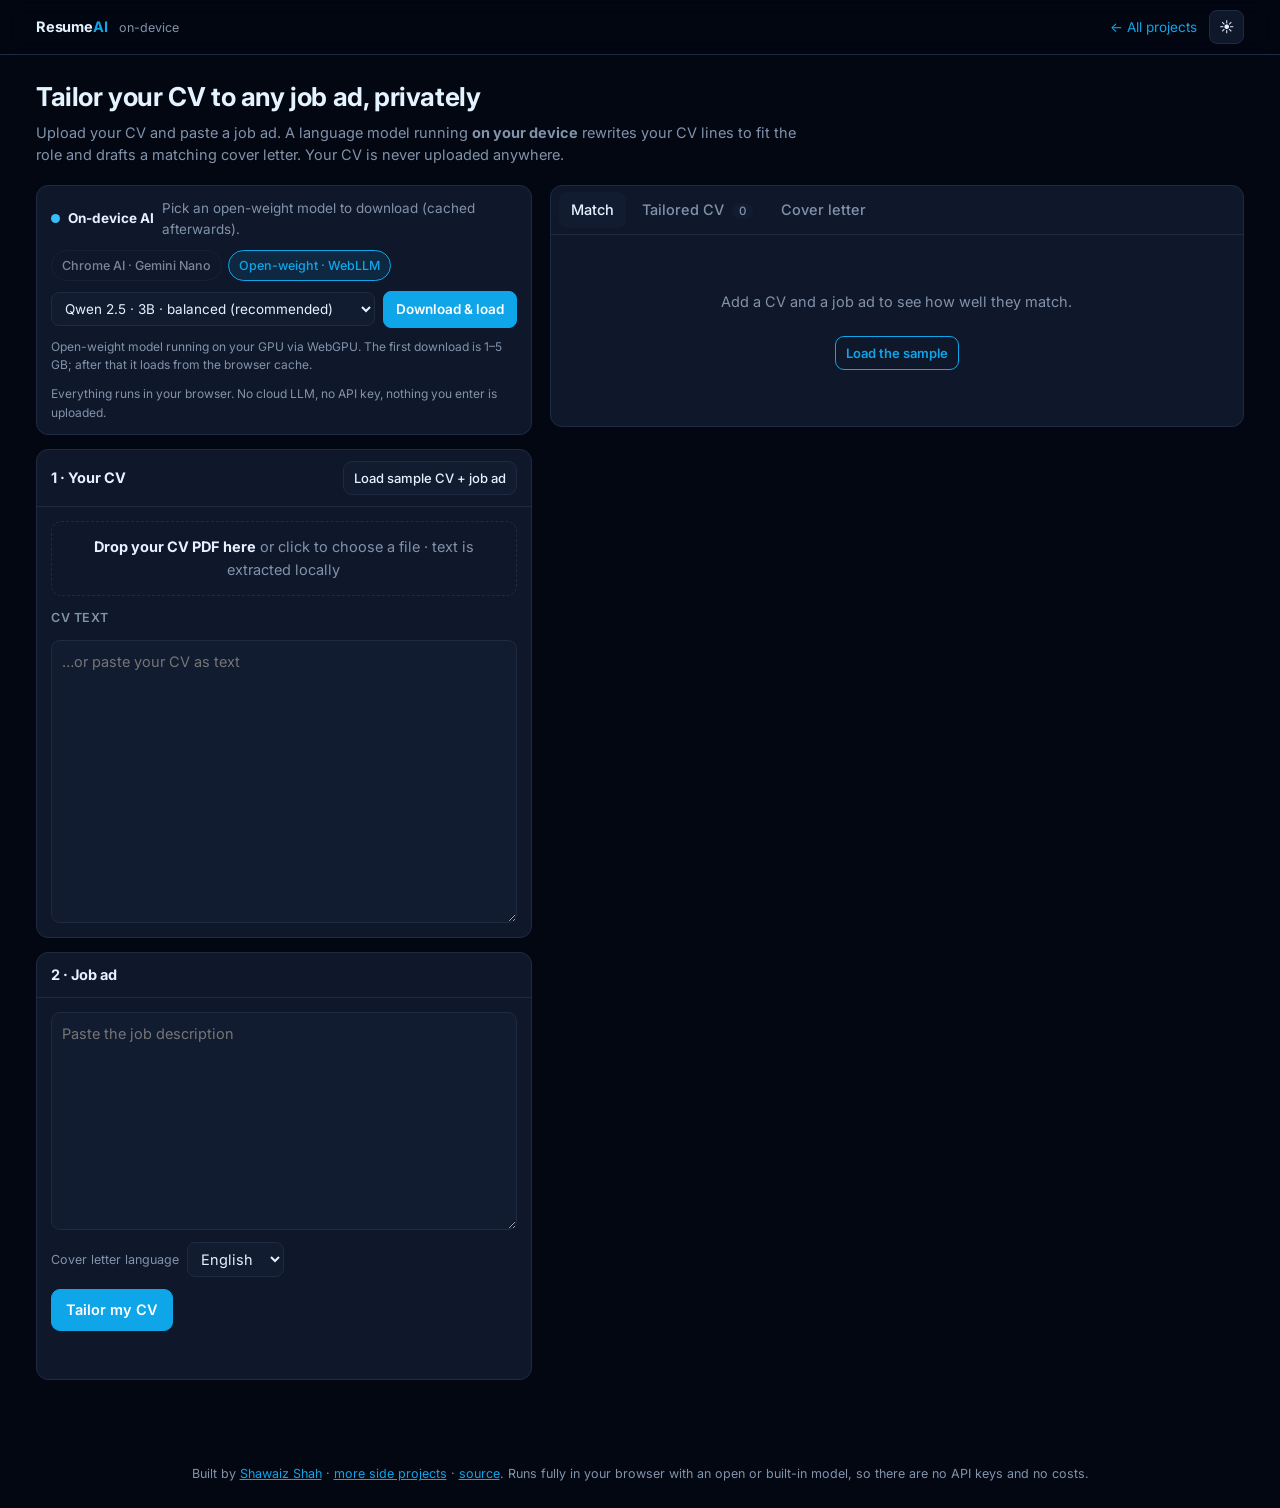
<file: demos/resume-ai/index.html>
<!DOCTYPE html>
<html lang="en">
<head>
<meta charset="utf-8">
<meta name="viewport" content="width=device-width, initial-scale=1">
<meta name="description" content="Tailor your CV to a job ad and write a matching cover letter with an on-device LLM. Your CV never leaves your browser.">
<!-- seo:start (managed: canonical + backlink to shawaiz.de) -->
<title>Resume AI – Tailor your CV with on-device AI | Shawaiz Shah</title>
<link rel="canonical" href="https://shawaiz.de/demos/resume-ai/">
<meta name="author" content="Shawaiz Shah">
<link rel="author" href="https://shawaiz.de/">
<meta name="robots" content="index, follow, max-image-preview:large">
<meta property="og:type" content="website">
<meta property="og:site_name" content="Shawaiz Shah · shawaiz.de">
<meta property="og:title" content="Resume AI – Tailor your CV with on-device AI | Shawaiz Shah">
<meta property="og:description" content="Tailor your CV to a job ad and write a matching cover letter with an on-device LLM. Your CV never leaves your browser.">
<meta property="og:url" content="https://shawaiz.de/demos/resume-ai/">
<meta property="og:image" content="https://shawaiz.de/static/resume-ai.jpg">
<meta property="og:locale" content="en_US">
<meta name="twitter:card" content="summary_large_image">
<meta name="twitter:title" content="Resume AI – Tailor your CV with on-device AI | Shawaiz Shah">
<meta name="twitter:description" content="Tailor your CV to a job ad and write a matching cover letter with an on-device LLM. Your CV never leaves your browser.">
<meta name="twitter:image" content="https://shawaiz.de/static/resume-ai.jpg">
<script type="application/ld+json">{"@context": "https://schema.org", "@type": "WebApplication", "name": "Resume AI", "url": "https://shawaiz.de/demos/resume-ai/", "description": "Tailor your CV to a job ad and write a matching cover letter with an on-device LLM. Your CV never leaves your browser.", "applicationCategory": "BusinessApplication", "operatingSystem": "Any (web browser)", "browserRequirements": "Chrome or Edge with WebGPU or built-in AI", "isAccessibleForFree": true, "offers": {"@type": "Offer", "price": "0", "priceCurrency": "EUR"}, "inLanguage": "en", "image": "https://shawaiz.de/static/resume-ai.jpg", "author": {"@type": "Person", "name": "Shawaiz Shah", "url": "https://shawaiz.de/", "jobTitle": "AI Expert & Senior Data Scientist", "sameAs": ["https://github.com/shahshawaiz", "https://www.linkedin.com/in/shawaiz-shah-32b40537"]}, "creator": {"@type": "Person", "name": "Shawaiz Shah", "url": "https://shawaiz.de/", "jobTitle": "AI Expert & Senior Data Scientist", "sameAs": ["https://github.com/shahshawaiz", "https://www.linkedin.com/in/shawaiz-shah-32b40537"]}, "isPartOf": {"@type": "WebSite", "name": "Shawaiz Shah", "url": "https://shawaiz.de/"}, "sameAs": ["https://github.com/shahshawaiz/resume-ai"]}</script>
<!-- seo:end -->
<link rel="preconnect" href="https://fonts.googleapis.com">
<link rel="preconnect" href="https://fonts.gstatic.com" crossorigin>
<link href="https://fonts.googleapis.com/css2?family=Inter:wght@400;500;600;700&display=swap" rel="stylesheet">
<style>
:root{--bg:#030712;--panel:#0f172a;--panel-2:#111c31;--ink:#e5f2ff;--muted:#8193ab;--line:#1f2b42;--accent:#0ea5e9;--accent-ink:#fff;--ok:#22c55e;--warn:#f59e0b;--bad:#f87171;--add:rgba(34,197,94,.14);--del:rgba(248,113,113,.12);color-scheme:dark}
[data-theme="light"]{--bg:#f8fafc;--panel:#fff;--panel-2:#f1f5f9;--ink:#0f172a;--muted:#5b6b80;--line:#dbe3ee;--ok:#15803d;--warn:#b45309;--bad:#dc2626;--add:rgba(21,128,61,.10);--del:rgba(220,38,38,.08);color-scheme:light}
*{box-sizing:border-box}
[hidden]{display:none!important}
body{margin:0;background:var(--bg);color:var(--ink);font:14.5px/1.55 Inter,system-ui,-apple-system,"Segoe UI",sans-serif}
a{color:var(--accent)}
button,input,textarea,select{font:inherit;color:inherit}
header{position:sticky;top:0;z-index:5;background:color-mix(in srgb,var(--bg) 85%,transparent);backdrop-filter:blur(10px);border-bottom:1px solid var(--line)}
.bar{max-width:1240px;margin:auto;padding:10px 16px;display:flex;gap:12px;align-items:center}
.bar .logo{font-weight:700;letter-spacing:-.2px}
.bar .logo span{color:var(--accent)}
.bar .sp{flex:1}
.bar a{font-size:13.5px;text-decoration:none}
.tg{border:1px solid var(--line);background:var(--panel);border-radius:8px;padding:5px 9px;cursor:pointer}
main{max-width:1240px;margin:auto;padding:22px 16px 60px}
.hero h1{margin:0 0 4px;font-size:26px;letter-spacing:-.4px}
.hero p{margin:0 0 18px;color:var(--muted);max-width:760px}
.cols{display:grid;grid-template-columns:minmax(0,5fr) minmax(0,7fr);gap:18px;align-items:start}
@media(max-width:960px){.cols{grid-template-columns:1fr}}
.card{background:var(--panel);border:1px solid var(--line);border-radius:12px}
.card-h{display:flex;align-items:center;justify-content:space-between;gap:8px;padding:11px 14px;border-bottom:1px solid var(--line);flex-wrap:wrap}
.card-h h2{margin:0;font-size:14.5px}
.card-b{padding:14px;display:grid;gap:12px}
.stack{display:grid;gap:14px}
label.l{font-weight:600;font-size:12.5px;letter-spacing:.04em;text-transform:uppercase;color:var(--muted);display:flex;justify-content:space-between;gap:8px;align-items:center}
textarea{width:100%;border:1px solid var(--line);border-radius:9px;background:var(--panel-2);padding:10px;resize:vertical;line-height:1.5}
textarea:focus,select:focus{outline:2px solid var(--accent);outline-offset:1px}
.drop{border:1.5px dashed var(--line);border-radius:10px;padding:14px;text-align:center;color:var(--muted);cursor:pointer;transition:border-color .15s,background .15s}
.drop:hover,.drop.over{border-color:var(--accent);background:color-mix(in srgb,var(--accent) 7%,transparent);color:var(--ink)}
.drop b{color:var(--ink)}
.row{display:flex;gap:8px;flex-wrap:wrap;align-items:center}
.btn{border:1px solid var(--accent);background:var(--accent);color:var(--accent-ink);border-radius:9px;padding:9px 14px;font-weight:600;cursor:pointer}
.btn.ghost{background:transparent;color:var(--accent)}
.btn.quiet{background:var(--panel-2);border-color:var(--line);color:var(--ink);font-weight:500}
.btn.sm{padding:6px 10px;font-size:13px}
.btn:disabled{opacity:.5;cursor:not-allowed}
.hint{color:var(--muted);font-size:12.5px}
select{border:1px solid var(--line);border-radius:8px;background:var(--panel-2);padding:7px 9px}
.tabs{display:flex;gap:4px;padding:6px 8px;border-bottom:1px solid var(--line);flex-wrap:wrap}
.tabs button{border:0;background:none;padding:7px 12px;border-radius:8px;cursor:pointer;color:var(--muted);font-weight:500}
.tabs button[aria-selected=true]{background:var(--panel-2);color:var(--ink)}
.tabs .n{font-size:11.5px;background:var(--panel-2);border-radius:999px;padding:1px 7px;margin-left:4px}
.tabs button[aria-selected=true] .n{background:var(--accent);color:var(--accent-ink)}
.pane{padding:16px}
.empty{color:var(--muted);text-align:center;padding:40px 10px}
.score{display:flex;gap:18px;align-items:center;flex-wrap:wrap}
.ring{--p:0;width:96px;height:96px;border-radius:50%;background:conic-gradient(var(--accent) calc(var(--p)*1%),var(--panel-2) 0);display:grid;place-items:center;flex:none}
.ring b{width:76px;height:76px;border-radius:50%;background:var(--panel);display:grid;place-items:center;font-size:22px}
.chips{display:flex;flex-wrap:wrap;gap:6px}
.chip{border:1px solid var(--line);border-radius:999px;padding:2px 9px;font-size:12.5px}
.chip.ok{border-color:color-mix(in srgb,var(--ok) 60%,transparent);color:var(--ok)}
.chip.miss{border-color:color-mix(in srgb,var(--warn) 60%,transparent);color:var(--warn)}
h3{font-size:13px;margin:16px 0 8px;text-transform:uppercase;letter-spacing:.05em;color:var(--muted)}
.sug{border:1px solid var(--line);border-radius:10px;padding:10px 12px;display:grid;gap:6px;margin-bottom:10px}
.sug.on{border-color:color-mix(in srgb,var(--ok) 55%,transparent)}
.sug .old{background:var(--del);border-radius:6px;padding:5px 8px;text-decoration:line-through;text-decoration-color:color-mix(in srgb,var(--bad) 60%,transparent)}
.sug .new{background:var(--add);border-radius:6px;padding:5px 8px}
.sug .why{color:var(--muted);font-size:12.5px}
.sug label{display:flex;gap:8px;align-items:center;font-size:13px;cursor:pointer;font-weight:600}
.out{min-height:340px;font-family:inherit;font-size:14px}
.stream{white-space:pre-wrap;background:var(--panel-2);border-radius:9px;padding:12px;min-height:120px}
.status{display:flex;gap:8px;align-items:center;color:var(--muted);font-size:13px;min-height:22px}
.spin{width:14px;height:14px;border-radius:50%;border:2px solid var(--line);border-top-color:var(--accent);animation:sp 1s linear infinite}
@keyframes sp{to{transform:rotate(360deg)}}
@media (prefers-reduced-motion:reduce){.spin{animation:none}}
.toast{position:fixed;left:50%;bottom:20px;transform:translateX(-50%);background:var(--ink);color:var(--bg);padding:9px 14px;border-radius:8px;font-size:13.5px;z-index:20;max-width:calc(100% - 32px)}
footer{color:var(--muted);text-align:center;font-size:12.5px;padding:24px 16px}
</style>
</head>
<body>
<header><div class="bar">
  <span class="logo">Resume<span>AI</span></span>
  <span class="hint">on-device</span>
  <span class="sp"></span>
  <a href="../../projects/index.html">← All projects</a>
  <button class="tg" id="theme" type="button" aria-label="Toggle theme">☀️</button>
</div></header>

<main>
  <section class="hero">
    <h1>Tailor your CV to any job ad, privately</h1>
    <p>Upload your CV and paste a job ad. A language model running <b>on your device</b> rewrites your CV lines to fit the role and drafts a matching cover letter. Your CV is never uploaded anywhere.</p>
  </section>

  <div class="cols">
    <div class="stack">
      <div id="ai"></div>

      <div class="card">
        <div class="card-h"><h2>1 · Your CV</h2><button class="btn quiet sm" id="sample" type="button">Load sample CV + job ad</button></div>
        <div class="card-b">
          <div class="drop" id="drop" tabindex="0" role="button"><b>Drop your CV PDF here</b> or click to choose a file · text is extracted locally</div>
          <input type="file" id="file" accept="application/pdf,.pdf,.txt,.md" hidden>
          <label class="l" for="cv">CV text <span class="hint" id="cvCount"></span></label>
          <textarea id="cv" rows="12" placeholder="…or paste your CV as text"></textarea>
        </div>
      </div>

      <div class="card">
        <div class="card-h"><h2>2 · Job ad</h2></div>
        <div class="card-b">
          <textarea id="job" rows="9" placeholder="Paste the job description"></textarea>
          <div class="row">
            <label class="hint" for="lang">Cover letter language</label>
            <select id="lang"><option value="en">English</option><option value="de">Deutsch</option></select>
          </div>
          <div class="row">
            <button class="btn" id="run" type="button">Tailor my CV</button>
            <button class="btn quiet" id="stop" type="button" hidden>Stop</button>
          </div>
          <div class="status" id="status"></div>
        </div>
      </div>
    </div>

    <div class="card" id="results">
      <div class="tabs" role="tablist">
        <button role="tab" data-t="match" aria-selected="true">Match</button>
        <button role="tab" data-t="cv" aria-selected="false">Tailored CV <span class="n" id="nSug">0</span></button>
        <button role="tab" data-t="letter" aria-selected="false">Cover letter</button>
      </div>
      <div class="pane" id="pane"></div>
    </div>
  </div>
</main>
<footer>Built by <a href="https://shawaiz.de/" rel="author">Shawaiz Shah</a> · <a href="../../projects/index.html">more side projects</a> · <a href="https://github.com/shahshawaiz/resume-ai">source</a>. Runs fully in your browser with an open or built-in model, so there are no API keys and no costs.</footer>

<script src="ondevice-llm.js"></script>
<script>
(() => {
"use strict";
const llm = window.OnDeviceLLM;
const $ = id => document.getElementById(id);
const esc = s => String(s ?? "").replace(/[&<>"]/g, c => ({ "&": "&amp;", "<": "&lt;", ">": "&gt;", '"': "&quot;" }[c]));
const store = { get(k) { try { return localStorage.getItem(k); } catch { return null; } }, set(k, v) { try { localStorage.setItem(k, v); } catch {} } };
let toastT; function toast(m) { document.querySelector(".toast")?.remove(); const t = document.createElement("div"); t.className = "toast"; t.textContent = m; document.body.append(t); clearTimeout(toastT); toastT = setTimeout(() => t.remove(), 4500); }

// ---------- Theme (shared with the main site) ----------
let theme = store.get("theme") === "light" ? "light" : "dark";
const applyTheme = () => { document.documentElement.dataset.theme = theme; $("theme").textContent = theme === "dark" ? "☀️" : "🌙"; };
$("theme").onclick = () => { theme = theme === "dark" ? "light" : "dark"; store.set("theme", theme); applyTheme(); };
applyTheme();

// ---------- State ----------
const R = { keywords: null, suggestions: [], accepted: new Set(), summary: "", letter: "", tab: "match", busy: false };
let ctl = null;

// ---------- Samples (fictional) ----------
const SAMPLE_CV = `Alex Morgan
Data Scientist · Berlin, Germany · alex.morgan@example.com

SUMMARY
Data scientist with 5 years of experience building machine learning models for e-commerce and logistics.

EXPERIENCE
Data Scientist, ShopLine GmbH, Berlin (2021 – present)
- Built demand forecasting models in Python that improved stock planning
- Worked on a recommendation system for the online shop
- Created dashboards for the marketing team
- Moved some batch jobs to the cloud

Junior Data Analyst, CargoFlow AG, Hamburg (2019 – 2021)
- Wrote SQL queries and reports for operations
- Cleaned data and did analyses in pandas
- Helped with an A/B testing framework

EDUCATION
M.Sc. Computer Science, TU Berlin (2019)

SKILLS
Python, pandas, scikit-learn, SQL, Tableau, Git, Docker, basic AWS
Languages: English (fluent), German (B2)`;
const SAMPLE_JOB = `Machine Learning Engineer (m/w/d) – Nordlicht Health GmbH, Berlin

Nordlicht Health builds AI products that help clinics predict patient demand and plan staff.

Your tasks
- Design, train and deploy machine learning models for time-series forecasting
- Build production ML pipelines on Google Cloud (Vertex AI, BigQuery)
- Own MLOps: CI/CD, monitoring and model retraining
- Work closely with product and clinical experts

Your profile
- 3+ years of experience with Python, scikit-learn or PyTorch
- Experience with forecasting, recommendation or NLP systems in production
- Strong SQL and experience with cloud platforms (GCP preferred)
- Docker and Kubernetes; Airflow is a plus
- Good communication skills in English; German is a plus`;

$("sample").onclick = () => { $("cv").value = SAMPLE_CV; $("job").value = SAMPLE_JOB; onInput(); analyzeKeywords(); render(); toast("Sample loaded (fictional person and company)."); };

// ---------- CV input: PDF via pdf.js, all local ----------
const PDFJS = "https://cdn.jsdelivr.net/npm/pdfjs-dist@4.10.38/build/";
let pdfjs = null;
async function pdfToText(file) {
  pdfjs = pdfjs || await import(PDFJS + "pdf.min.mjs");
  pdfjs.GlobalWorkerOptions.workerSrc = PDFJS + "pdf.worker.min.mjs";
  const doc = await pdfjs.getDocument({ data: await file.arrayBuffer() }).promise;
  const pages = [];
  for (let i = 1; i <= doc.numPages; i++) {
    const tc = await (await doc.getPage(i)).getTextContent();
    let line = "", lines = [], lastY = null;
    for (const it of tc.items) {
      const y = it.transform ? Math.round(it.transform[5]) : lastY;
      if (lastY !== null && y !== null && Math.abs(y - lastY) > 2 && line.trim()) { lines.push(line.trim()); line = ""; }
      line += it.str + (it.hasEOL ? "\n" : "");
      if (it.hasEOL) { lines.push(...line.split("\n").map(s => s.trim()).filter(Boolean)); line = ""; }
      lastY = y;
    }
    if (line.trim()) lines.push(line.trim());
    pages.push(lines.join("\n"));
  }
  return pages.join("\n\n").replace(/[ \t]+/g, " ").replace(/\n{3,}/g, "\n\n").trim();
}
async function takeFile(f) {
  if (!f) return;
  try {
    status("Reading " + f.name + " locally …", true);
    const text = /\.pdf$/i.test(f.name) || f.type === "application/pdf" ? await pdfToText(f) : await f.text();
    if (!text) throw new Error("No text found. Is it a scanned image? Paste the text instead.");
    $("cv").value = text; onInput(); analyzeKeywords(); render(); status("");
    toast("CV text extracted in your browser.");
  } catch (e) { status(""); toast("Could not read the file: " + (e.message || e)); }
}
const drop = $("drop");
drop.onclick = () => $("file").click();
drop.onkeydown = e => { if (e.key === "Enter" || e.key === " ") { e.preventDefault(); $("file").click(); } };
$("file").onchange = e => takeFile(e.target.files[0]);
["dragenter", "dragover"].forEach(ev => drop.addEventListener(ev, e => { e.preventDefault(); drop.classList.add("over"); }));
["dragleave", "drop"].forEach(ev => drop.addEventListener(ev, e => { e.preventDefault(); drop.classList.remove("over"); }));
drop.addEventListener("drop", e => takeFile(e.dataTransfer.files[0]));

function onInput() { const n = $("cv").value.trim().split(/\s+/).filter(Boolean).length; $("cvCount").textContent = n ? n + " words" : ""; }
$("cv").oninput = () => { onInput(); scheduleKw(); };
$("job").oninput = scheduleKw;
let kwT; function scheduleKw() { clearTimeout(kwT); kwT = setTimeout(() => { analyzeKeywords(); if (R.tab === "match") render(); }, 400); }

// ---------- Keyword match (deterministic, instant, no AI needed) ----------
const SKILLS = ["Python","R","SQL","Java","Scala","Go","JavaScript","TypeScript","C++","Rust","pandas","NumPy","scikit-learn","PyTorch","TensorFlow","Keras","XGBoost","LightGBM","Spark","PySpark","Hadoop","Kafka","Airflow","dbt","Docker","Kubernetes","Terraform","Git","CI/CD","MLOps","LLM","LLMs","RAG","NLP","computer vision","deep learning","machine learning","time-series","forecasting","recommendation","A/B testing","statistics","Bayesian","optimization","AWS","GCP","Google Cloud","Azure","Vertex AI","BigQuery","SageMaker","Snowflake","Databricks","Tableau","Power BI","Looker","React","Node.js","FastAPI","Flask","Django","REST","GraphQL","PostgreSQL","MongoDB","Redis","Elasticsearch","Linux","agile","Scrum","stakeholder","leadership","mentoring","communication","English","German","Deutsch","Englisch","monitoring","data pipelines","ETL","microservices"];
const STOP = new Set("the and for with you your our are will this that from have has into about who what when where which their they them its job team role work working years year experience plus strong good great etc you'll we're m/w/d gmbh ag se kg ceo cto cv eu usa uk der die das und mit für wir sie ihr ihre ein eine von bei auf als zum zur oder".split(" "));
const escRe = s => s.replace(/[.*+?^${}()|[\]\\]/g, "\\$&");
const hasTerm = (text, term) => new RegExp("(^|[^a-z0-9+#])" + escRe(term.toLowerCase()) + "s?($|[^a-z0-9+#])", "i").test(text);
function extractTerms(text) {
  const out = new Map();
  for (const sk of SKILLS) if (hasTerm(text, sk)) out.set(sk.toLowerCase(), sk);
  for (const m of text.matchAll(/[A-Za-z][A-Za-z0-9+#./-]{1,24}/g)) {
    const w = m[0].replace(/[./-]+$/, "");
    if (w.length < 2 || STOP.has(w.toLowerCase())) continue;
    // tech-looking tokens: acronyms (SQL, GCP), camel case (PyTorch), digits/symbols (C++, Node.js, S3)
    const techy = /^[A-Z]{2,6}$/.test(w) || /[a-z][A-Z]/.test(w) || /\d/.test(w) || /[+#]/.test(w) || /\.[a-z]/i.test(w);
    if (techy) {
      if (![...out.keys()].some(k => k.includes(w.toLowerCase()))) out.set(w.toLowerCase(), w);
    }
  }
  return out;
}
function analyzeKeywords() {
  const cv = $("cv").value, job = $("job").value;
  if (!cv.trim() || !job.trim()) { R.keywords = null; return; }
  const terms = [...extractTerms(job).values()];
  const hit = terms.filter(t => hasTerm(cv, t)), miss = terms.filter(t => !hasTerm(cv, t));
  R.keywords = { hit, miss, score: terms.length ? Math.round(hit.length * 100 / terms.length) : 0 };
}

// ---------- AI pipeline ----------
function status(msg, spin) { $("status").innerHTML = msg ? (spin ? '<span class="spin"></span>' : "") + "<span>" + esc(msg) + "</span>" : ""; }
const cvLines = () => $("cv").value.split("\n").map(s => s.trim()).filter(Boolean);
const clip = (s, n) => s.length > n ? s.slice(0, n) + "\n…" : s;

const SUG_SCHEMA = { type: "object", properties: {
  summary: { type: "string" },
  suggestions: { type: "array", maxItems: 8, items: { type: "object", properties: { line: { type: "integer" }, improved: { type: "string" }, why: { type: "string" } }, required: ["line", "improved", "why"] } } },
  required: ["summary", "suggestions"] };

async function run() {
  const cv = $("cv").value.trim(), job = $("job").value.trim();
  if (!cv || !job) { toast("Add your CV and a job ad first (or load the sample)."); return; }
  if (!llm.ready) { toast("Set up the on-device AI first (panel at the top)."); $("ai").scrollIntoView({ behavior: "smooth", block: "center" }); return; }
  analyzeKeywords();
  R.busy = true; R.suggestions = []; R.accepted = new Set(); R.summary = ""; R.letter = "";
  ctl = new AbortController(); $("run").disabled = true; $("stop").hidden = false;
  const budget = llm.charBudget();
  const lines = cvLines();
  const numbered = clip(lines.map((l, i) => i + 1 + ": " + l).join("\n"), Math.round(budget * 0.6));
  const jobT = clip(job, Math.round(budget * 0.35));
  const missing = R.keywords ? R.keywords.miss.slice(0, 15).join(", ") : "";
  try {
    // Step 1: line-level rewrite suggestions (structured JSON)
    switchTab("cv"); status("Step 1/2 · Finding CV lines to strengthen …", true);
    const res = await llm.ask({
      system: "You are an expert CV writer. You improve CV lines so they match a job ad better. Never invent experience, employers, numbers or skills the candidate does not show. Rephrase, use the job ad's vocabulary for things the candidate really did, and make achievements concrete and active. Reply with JSON only.",
      prompt: `JOB AD:\n${jobT}\n\nCV (numbered lines):\n${numbered}\n\nKeywords from the job ad missing in the CV: ${missing || "none"}\n\nReturn JSON: {"summary": "2 sentences on how well the CV fits and the biggest gap", "suggestions": [{"line": <number of the CV line to replace>, "improved": "<rewritten line, same language as the CV>", "why": "<short reason>"}]}. Give 4 to 8 suggestions for experience bullets, summary or skills lines. Do not change names, dates, contact details or headings.`,
      schema: SUG_SCHEMA, maxTokens: 900, temperature: 0.3, signal: ctl.signal,
    });
    R.summary = String(res.summary || "");
    const seen = new Set();
    R.suggestions = (Array.isArray(res.suggestions) ? res.suggestions : [])
      .map(s => ({ line: parseInt(s.line, 10) - 1, improved: String(s.improved || "").trim(), why: String(s.why || "").trim() }))
      .filter(s => s.line >= 0 && s.line < lines.length && s.improved && s.improved !== lines[s.line] && !seen.has(s.line) && seen.add(s.line))
      .map(s => ({ ...s, original: lines[s.line] }));
    R.suggestions.forEach((_, i) => R.accepted.add(i));
    render();

    // Step 2: cover letter (streamed)
    const lang = $("lang").value;
    switchTab("letter"); status("Step 2/2 · Writing your cover letter …", true);
    R.letter = "";
    R.letter = await llm.ask({
      system: lang === "de"
        ? "Du schreibst überzeugende, ehrliche Anschreiben auf Deutsch. Nur Fakten aus dem Lebenslauf verwenden, nichts erfinden. Keine Platzhalter in eckigen Klammern. Reiner Text ohne Markdown."
        : "You write persuasive, honest cover letters. Use only facts from the CV, invent nothing. No placeholders in square brackets. Plain text, no markdown.",
      prompt: `JOB AD:\n${jobT}\n\nCV:\n${clip(tailoredText(), Math.round(budget * 0.55))}\n\n` + (lang === "de"
        ? "Schreibe ein Anschreiben (max. 250 Wörter) des Kandidaten an das Unternehmen aus der Stellenanzeige: Anrede, 3 kurze Absätze (Motivation, passende Erfahrung mit konkreten Beispielen, Abschluss), Grußformel mit dem Namen aus dem Lebenslauf."
        : "Write a cover letter (max 250 words) from the candidate to the company in the job ad: greeting, 3 short paragraphs (motivation, matching experience with concrete examples, closing), sign-off with the name from the CV."),
      lang, maxTokens: 700, temperature: 0.6, signal: ctl.signal,
      onText: t => { R.letter = t; const s = $("letterStream"); if (s) s.textContent = t; },
    });
    status("Done. Review the suggestions and export.");
    render();
  } catch (e) {
    if (e && e.name === "AbortError") status("Stopped.");
    else { status(""); toast(e.message || String(e)); }
    render();
  } finally { R.busy = false; ctl = null; $("run").disabled = false; $("stop").hidden = true; if (R.tab === "letter") render(); }
}
$("run").onclick = run;
$("stop").onclick = () => ctl && ctl.abort();

function tailoredText() {
  const lines = cvLines(), map = new Map();
  R.suggestions.forEach((s, i) => { if (R.accepted.has(i)) map.set(s.line, s.improved); });
  return lines.map((l, i) => map.get(i) ?? l).join("\n");
}

// ---------- Results rendering ----------
function switchTab(t) { R.tab = t; document.querySelectorAll(".tabs button").forEach(b => b.setAttribute("aria-selected", String(b.dataset.t === t))); render(); }
document.querySelector(".tabs").onclick = e => { const b = e.target.closest("button[data-t]"); if (b) switchTab(b.dataset.t); };

function render() {
  $("nSug").textContent = R.suggestions.length;
  const p = $("pane");
  if (R.tab === "match") {
    const k = R.keywords;
    if (!k) { p.innerHTML = `<div class="empty">Add a CV and a job ad to see how well they match.<br><br><button class="btn ghost sm" type="button" onclick="document.getElementById('sample').click()">Load the sample</button></div>`; return; }
    p.innerHTML = `<div class="score"><div class="ring" style="--p:${k.score}"><b>${k.score}%</b></div>
      <div><b>Keyword coverage</b><div class="hint">Share of the job ad's skills and tools that also appear in your CV. Computed locally and instantly.</div>
      ${R.summary ? `<p style="margin:.6rem 0 0">${esc(R.summary)}</p>` : ""}</div></div>
      <h3>Found in your CV · ${k.hit.length}</h3><div class="chips">${k.hit.map(t => `<span class="chip ok">✓ ${esc(t)}</span>`).join("") || '<span class="hint">None yet</span>'}</div>
      <h3>Missing · ${k.miss.length}</h3><div class="chips">${k.miss.map(t => `<span class="chip miss">${esc(t)}</span>`).join("") || '<span class="hint">Nothing missing 🎉</span>'}</div>
      <p class="hint" style="margin-top:14px">Only add missing keywords you really have. The AI is instructed never to invent experience.</p>
      <div class="row" style="margin-top:12px"><button class="btn" type="button" id="goRun">${R.suggestions.length ? "Run again" : "Tailor my CV with on-device AI"}</button></div>`;
    $("goRun").onclick = run; return;
  }
  if (R.tab === "cv") {
    if (!R.suggestions.length && !R.busy) { p.innerHTML = `<div class="empty">No suggestions yet. Click <b>Tailor my CV</b>.</div>`; return; }
    if (!R.suggestions.length) { p.innerHTML = `<div class="empty"><span class="spin" style="display:inline-block"></span><br>The on-device model is reading your CV …</div>`; return; }
    p.innerHTML = `<div class="row" style="justify-content:space-between;margin-bottom:10px"><span class="hint">${R.accepted.size} of ${R.suggestions.length} changes applied</span>
        <span class="row"><button class="btn quiet sm" type="button" data-all="1">Accept all</button><button class="btn quiet sm" type="button" data-all="0">Reject all</button></span></div>
      ${R.suggestions.map((s, i) => `<div class="sug ${R.accepted.has(i) ? "on" : ""}">
        <label><input type="checkbox" data-i="${i}" ${R.accepted.has(i) ? "checked" : ""}> Line ${s.line + 1}</label>
        <div class="old">${esc(s.original)}</div><div class="new">${esc(s.improved)}</div>${s.why ? `<div class="why">${esc(s.why)}</div>` : ""}</div>`).join("")}
      <h3>Tailored CV</h3>
      <textarea class="out" id="cvOut" rows="16"></textarea>
      <div class="row" style="margin-top:10px">${exportButtons("cv")}</div>`;
    $("cvOut").value = tailoredText();
    p.querySelectorAll("input[data-i]").forEach(c => c.onchange = () => { const i = +c.dataset.i; c.checked ? R.accepted.add(i) : R.accepted.delete(i); render(); });
    p.querySelectorAll("button[data-all]").forEach(b => b.onclick = () => { R.accepted = new Set(b.dataset.all === "1" ? R.suggestions.map((_, i) => i) : []); render(); });
    bindExports("cv", () => $("cvOut").value); return;
  }
  if (R.busy && !R.letter.trim()) { p.innerHTML = `<div class="stream" id="letterStream"></div>`; return; }
  if (R.busy) { p.innerHTML = `<div class="stream" id="letterStream">${esc(R.letter)}</div>`; return; }
  if (!R.letter) { p.innerHTML = `<div class="empty">The cover letter appears here after you click <b>Tailor my CV</b>.</div>`; return; }
  p.innerHTML = `<textarea class="out" id="letterOut" rows="18"></textarea><div class="row" style="margin-top:10px">${exportButtons("letter")}</div>`;
  $("letterOut").value = R.letter; $("letterOut").oninput = e => R.letter = e.target.value;
  bindExports("letter", () => $("letterOut").value);
}
const exportButtons = k => `<button class="btn sm" type="button" data-x="pdf-${k}">Download PDF</button><button class="btn ghost sm" type="button" data-x="doc-${k}">Download Word</button><button class="btn quiet sm" type="button" data-x="copy-${k}">Copy</button>`;
function bindExports(k, get) {
  const name = (k === "cv" ? "CV-tailored" : "Cover-letter");
  $("pane").querySelector(`[data-x=pdf-${k}]`).onclick = () => exportPDF(get(), name);
  $("pane").querySelector(`[data-x=doc-${k}]`).onclick = () => exportDoc(get(), name);
  $("pane").querySelector(`[data-x=copy-${k}]`).onclick = () => navigator.clipboard.writeText(get()).then(() => toast("Copied."), () => toast("Copy not allowed. Select the text and copy manually."));
}

// ---------- Export (all local) ----------
function save(blob, filename) { const a = document.createElement("a"); a.href = URL.createObjectURL(blob); a.download = filename; document.body.append(a); a.click(); setTimeout(() => { URL.revokeObjectURL(a.href); a.remove(); }, 1000); }
function loadScript(src) { return new Promise((res, rej) => { const s = document.createElement("script"); s.src = src; s.onload = res; s.onerror = () => rej(new Error("Could not load " + src)); document.head.append(s); }); }
async function exportPDF(text, name) {
  try {
    if (!window.jspdf) await loadScript("https://cdn.jsdelivr.net/npm/jspdf@2.5.2/dist/jspdf.umd.min.js");
    const doc = new window.jspdf.jsPDF({ unit: "pt", format: "a4" });
    const W = doc.internal.pageSize.getWidth(), H = doc.internal.pageSize.getHeight(), M = 56;
    let y = M;
    const safe = s => s.replace(/[^\x00-\xFF–—•’‘“”€…]/g, "");
    text.split("\n").forEach((raw, i) => {
      const line = safe(raw);
      const heading = i === 0 || (/^[A-ZÄÖÜ0-9 &/·,-]{4,}$/.test(line.trim()) && line.trim().length < 40);
      doc.setFont("helvetica", heading ? "bold" : "normal"); doc.setFontSize(i === 0 ? 16 : heading ? 11.5 : 10.5);
      const wrapped = line.trim() ? doc.splitTextToSize(line, W - 2 * M) : [""];
      for (const w of wrapped) { if (y > H - M) { doc.addPage(); y = M; } doc.text(w, M, y); y += i === 0 ? 22 : 14.5; }
      if (heading && i) y += 2;
    });
    doc.save(name + ".pdf");
  } catch (e) { toast("PDF export failed: " + (e.message || e)); }
}
function exportDoc(text, name) {
  const html = `<html xmlns:o="urn:schemas-microsoft-com:office:office" xmlns:w="urn:schemas-microsoft-com:office:word"><head><meta charset="utf-8"><title>${esc(name)}</title></head>
<body style="font-family:Calibri,Arial,sans-serif;font-size:11pt;line-height:1.4">${text.split("\n").map((l, i) => i === 0 ? `<h1 style="font-size:18pt;margin:0 0 6pt">${esc(l)}</h1>` : `<p style="margin:0 0 4pt">${esc(l) || "&nbsp;"}</p>`).join("")}</body></html>`;
  save(new Blob(["﻿", html], { type: "application/msword" }), name + ".doc");
}

// ---------- Boot ----------
llm.mount($("ai"), { title: "On-device AI" });
llm.subscribe(s => { $("run").title = s.status === "ready" ? "" : "Set up the on-device AI first"; });
llm.init();
render();
})();
</script>
</body>
</html>
</file>
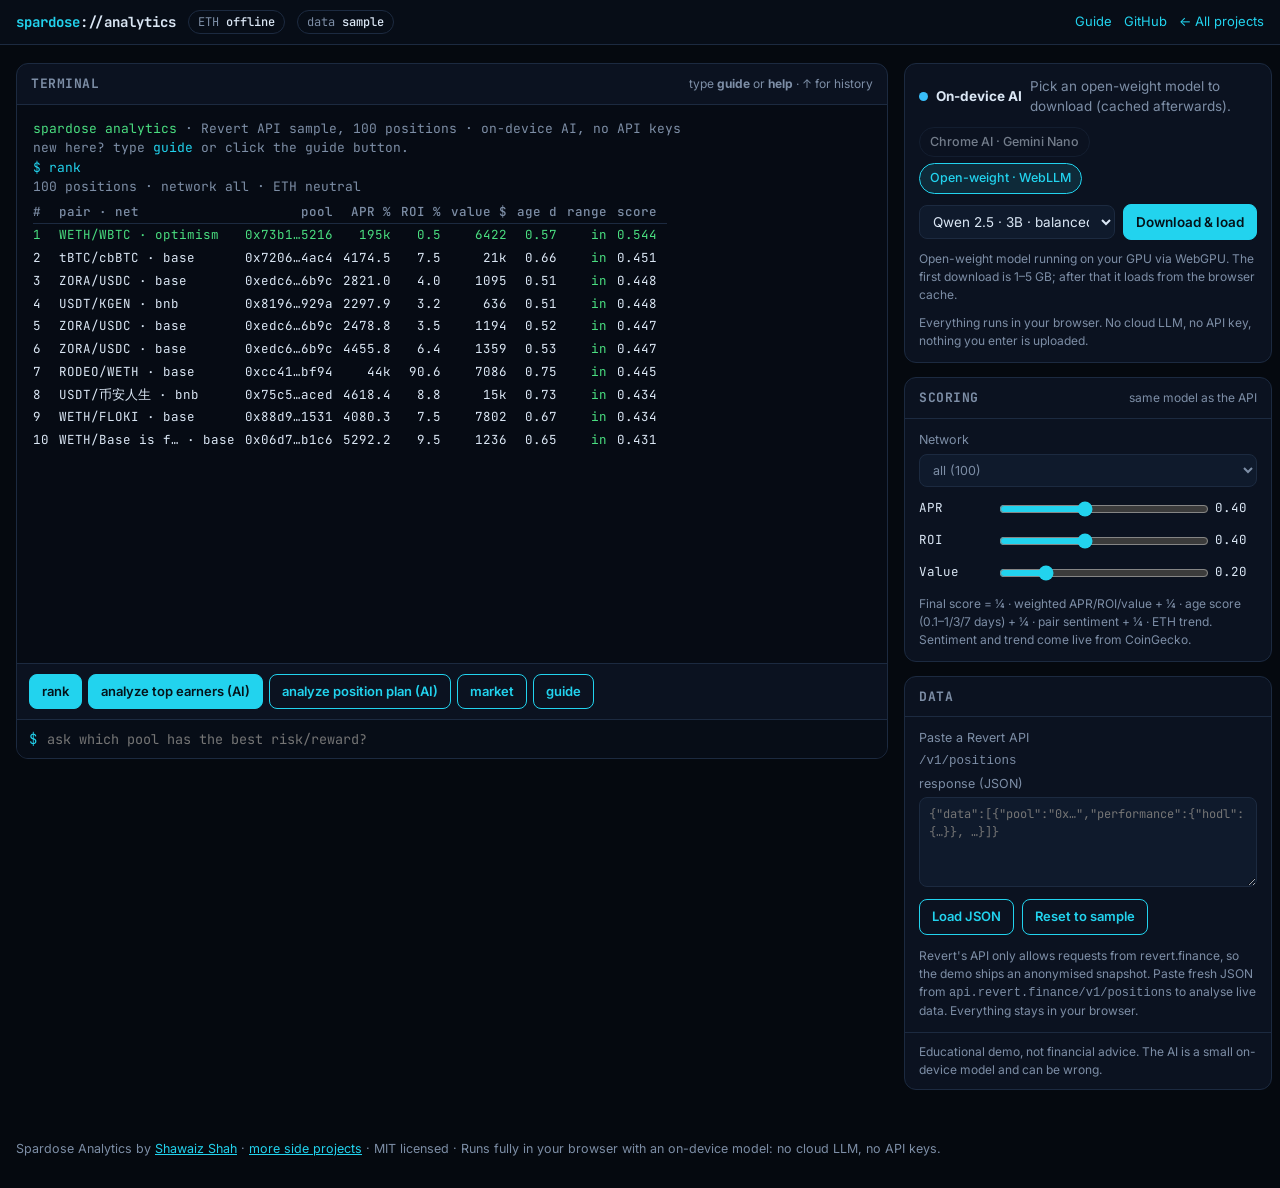
<file: demos/spardose/index.html>
<!DOCTYPE html>
<html lang="en">
<head>
<meta charset="utf-8">
<meta name="viewport" content="width=device-width, initial-scale=1">
<meta name="description" content="Rank Uniswap v3 liquidity positions by APR, ROI, value, age and market signals, and get an AI analysis from a language model running on your device.">
<!-- seo:start (managed: canonical + backlink to shawaiz.de) -->
<title>Spardose Analytics – On-device DeFi position analysis | Shawaiz Shah</title>
<link rel="canonical" href="https://shawaiz.de/demos/spardose/">
<meta name="author" content="Shawaiz Shah">
<link rel="author" href="https://shawaiz.de/">
<meta name="robots" content="index, follow, max-image-preview:large">
<meta property="og:type" content="website">
<meta property="og:site_name" content="Shawaiz Shah · shawaiz.de">
<meta property="og:title" content="Spardose Analytics – On-device DeFi position analysis | Shawaiz Shah">
<meta property="og:description" content="Rank Uniswap v3 liquidity positions by APR, ROI, value, age and market signals, and get an AI analysis from a language model running on your device.">
<meta property="og:url" content="https://shawaiz.de/demos/spardose/">
<meta property="og:image" content="https://shawaiz.de/static/spardose.jpg">
<meta property="og:locale" content="en_US">
<meta name="twitter:card" content="summary_large_image">
<meta name="twitter:title" content="Spardose Analytics – On-device DeFi position analysis | Shawaiz Shah">
<meta name="twitter:description" content="Rank Uniswap v3 liquidity positions by APR, ROI, value, age and market signals, and get an AI analysis from a language model running on your device.">
<meta name="twitter:image" content="https://shawaiz.de/static/spardose.jpg">
<script type="application/ld+json">{"@context": "https://schema.org", "@type": "WebApplication", "name": "Spardose Analytics", "url": "https://shawaiz.de/demos/spardose/", "description": "Rank Uniswap v3 liquidity positions by APR, ROI, value, age and market signals, and get an AI analysis from a language model running on your device.", "applicationCategory": "FinanceApplication", "operatingSystem": "Any (web browser)", "browserRequirements": "Chrome or Edge with WebGPU or built-in AI", "isAccessibleForFree": true, "offers": {"@type": "Offer", "price": "0", "priceCurrency": "EUR"}, "inLanguage": "en", "image": "https://shawaiz.de/static/spardose.jpg", "author": {"@type": "Person", "name": "Shawaiz Shah", "url": "https://shawaiz.de/", "jobTitle": "AI Expert & Senior Data Scientist", "sameAs": ["https://github.com/shahshawaiz", "https://www.linkedin.com/in/shawaiz-shah-32b40537"]}, "creator": {"@type": "Person", "name": "Shawaiz Shah", "url": "https://shawaiz.de/", "jobTitle": "AI Expert & Senior Data Scientist", "sameAs": ["https://github.com/shahshawaiz", "https://www.linkedin.com/in/shawaiz-shah-32b40537"]}, "isPartOf": {"@type": "WebSite", "name": "Shawaiz Shah", "url": "https://shawaiz.de/"}, "sameAs": ["https://github.com/shahshawaiz/spardose-analysis"]}</script>
<!-- seo:end -->
<link rel="preconnect" href="https://fonts.googleapis.com">
<link rel="preconnect" href="https://fonts.gstatic.com" crossorigin>
<link href="https://fonts.googleapis.com/css2?family=JetBrains+Mono:wght@400;500;700&family=Inter:wght@400;500;600&display=swap" rel="stylesheet">
<style>
:root{--bg:#05090f;--panel:#0b1220;--panel-2:#0f1a2c;--ink:#dbe7f5;--muted:#7d8ea6;--line:#1c2a40;--accent:#22d3ee;--accent-ink:#04131a;--ok:#4ade80;--warn:#fbbf24;--bad:#f87171;--mono:"JetBrains Mono",ui-monospace,Menlo,Consolas,monospace;color-scheme:dark}
*{box-sizing:border-box}
[hidden]{display:none!important}
body{margin:0;background:var(--bg);color:var(--ink);font:14px/1.5 Inter,system-ui,-apple-system,sans-serif}
a{color:var(--accent)}
button,input,textarea,select{font:inherit;color:inherit}
header{border-bottom:1px solid var(--line);background:#070d17}
.bar{max-width:1320px;margin:auto;padding:10px 16px;display:flex;gap:12px;align-items:center;flex-wrap:wrap}
.logo{font-family:var(--mono);font-weight:700;color:var(--accent)}
.logo span{color:var(--ink)}
.sp{flex:1}
.bar a{font-size:13px;text-decoration:none}
.pill{font-family:var(--mono);font-size:12px;border:1px solid var(--line);border-radius:999px;padding:2px 9px;color:var(--muted);white-space:nowrap}
.pill b{color:var(--ink);font-weight:500}
.up{color:var(--ok)!important}.down{color:var(--bad)!important}
main{max-width:1320px;margin:auto;padding:18px 16px 50px;display:grid;grid-template-columns:minmax(0,1fr) 360px;gap:16px;align-items:start}
@media(max-width:1020px){main{grid-template-columns:1fr}}
.card{background:var(--panel);border:1px solid var(--line);border-radius:12px;overflow:hidden}
.card-h{display:flex;justify-content:space-between;align-items:center;gap:8px;padding:10px 14px;border-bottom:1px solid var(--line);flex-wrap:wrap}
.card-h h2{margin:0;font-size:13px;font-family:var(--mono);letter-spacing:.04em;text-transform:uppercase;color:var(--muted)}
.term{font-family:var(--mono);font-size:13px;background:#060b14;height:min(62vh,620px);min-height:380px;overflow-y:auto;padding:14px 16px;white-space:pre-wrap;word-wrap:break-word}
.term .cmd{color:var(--accent)}
.term .dim{color:var(--muted)}
.term .ok{color:var(--ok)}.term .warn{color:var(--warn)}.term .err{color:var(--bad)}
.term .ai{color:#e2e8f0;border-left:2px solid var(--accent);padding-left:10px;display:block;margin:4px 0 8px}
.term table{border-collapse:collapse;margin:4px 0 8px;font-size:12.5px}
.term th,.term td{padding:2px 10px 2px 0;text-align:right;white-space:nowrap}
.term th{color:var(--muted);font-weight:500;border-bottom:1px solid var(--line)}
.term td:first-child,.term th:first-child,.term td:nth-child(2),.term th:nth-child(2){text-align:left}
.term .best td{color:var(--ok)}
.prompt{display:flex;gap:8px;align-items:center;border-top:1px solid var(--line);padding:8px 12px;background:#070d17}
.prompt span{font-family:var(--mono);color:var(--accent)}
.prompt input{flex:1;min-width:0;background:transparent;border:0;outline:none;font-family:var(--mono);font-size:13.5px}
.quick{display:flex;gap:6px;flex-wrap:wrap;padding:10px 12px;border-top:1px solid var(--line)}
.btn{border:1px solid var(--accent);background:var(--accent);color:var(--accent-ink);border-radius:8px;padding:7px 12px;font-weight:600;cursor:pointer;font-size:13px}
.btn.ghost{background:transparent;color:var(--accent)}
.btn:disabled{opacity:.5;cursor:not-allowed}
.side{display:grid;gap:14px}
.form{padding:12px 14px;display:grid;gap:12px}
.form label{display:grid;gap:4px;font-size:12.5px;color:var(--muted)}
.form select,.form textarea{background:var(--panel-2);border:1px solid var(--line);border-radius:8px;padding:7px 9px}
.form textarea{font-family:var(--mono);font-size:12px;min-height:90px;resize:vertical}
.w{display:grid;grid-template-columns:70px 1fr 42px;gap:8px;align-items:center;font-family:var(--mono);font-size:12.5px}
.w input{accent-color:var(--accent);width:100%}
.hint{color:var(--muted);font-size:12px;margin:0}
.disc{font-size:12px;color:var(--muted);padding:10px 14px;border-top:1px solid var(--line)}
footer{max-width:1320px;margin:auto;padding:0 16px 30px;color:var(--muted);font-size:12.5px}
</style>
</head>
<body>
<header><div class="bar">
  <span class="logo">spardose<span>://analytics</span></span>
  <span class="pill">ETH <b id="ethPx">…</b> <b id="ethCh"></b></span>
  <span class="pill">data <b id="dsName">sample</b></span>
  <span class="sp"></span>
  <a href="https://github.com/shahshawaiz/spardose-analysis/blob/main/USAGE.md">Guide</a>
  <a href="https://github.com/shahshawaiz/spardose-analysis">GitHub</a>
  <a href="../../projects/index.html">← All projects</a>
</div></header>

<main>
  <section class="card">
    <div class="card-h"><h2>Terminal</h2><span class="hint">type <b>guide</b> or <b>help</b> · ↑ for history</span></div>
    <div class="term" id="term" role="log" aria-live="polite"></div>
    <div class="quick">
      <button class="btn" type="button" data-cmd="rank">rank</button>
      <button class="btn" type="button" data-cmd="analyze">analyze top earners (AI)</button>
      <button class="btn ghost" type="button" data-cmd="plan">analyze position plan (AI)</button>
      <button class="btn ghost" type="button" data-cmd="market">market</button>
      <button class="btn ghost" type="button" data-cmd="guide">guide</button>
      <button class="btn ghost" type="button" data-cmd="stop" id="stopBtn" hidden>stop</button>
    </div>
    <form class="prompt" id="form" autocomplete="off"><span>$</span><input id="cmd" aria-label="Command" placeholder="ask which pool has the best risk/reward?"></form>
  </section>

  <aside class="side">
    <div id="ai"></div>
    <div class="card">
      <div class="card-h"><h2>Scoring</h2><span class="hint">same model as the API</span></div>
      <div class="form">
        <label>Network<select id="net"></select></label>
        <div class="w"><span>APR</span><input type="range" id="wApr" min="0" max="100" value="40"><span id="vApr">0.40</span></div>
        <div class="w"><span>ROI</span><input type="range" id="wRoi" min="0" max="100" value="40"><span id="vRoi">0.40</span></div>
        <div class="w"><span>Value</span><input type="range" id="wVol" min="0" max="100" value="20"><span id="vVol">0.20</span></div>
        <p class="hint">Final score = ¼ · weighted APR/ROI/value + ¼ · age score (0.1–1/3/7 days) + ¼ · pair sentiment + ¼ · ETH trend. Sentiment and trend come live from CoinGecko.</p>
      </div>
    </div>
    <div class="card">
      <div class="card-h"><h2>Data</h2></div>
      <div class="form">
        <label>Paste a Revert API <code>/v1/positions</code> response (JSON)<textarea id="paste" placeholder='{"data":[{"pool":"0x…","performance":{"hodl":{…}}, …}]}'></textarea></label>
        <div style="display:flex;gap:8px;flex-wrap:wrap"><button class="btn ghost" type="button" id="loadPaste">Load JSON</button><button class="btn ghost" type="button" id="loadSample">Reset to sample</button></div>
        <p class="hint">Revert's API only allows requests from revert.finance, so the demo ships an anonymised snapshot. Paste fresh JSON from <code>api.revert.finance/v1/positions</code> to analyse live data. Everything stays in your browser.</p>
      </div>
      <div class="disc">Educational demo, not financial advice. The AI is a small on-device model and can be wrong.</div>
    </div>
  </aside>
</main>
<footer>Spardose Analytics by <a href="https://shawaiz.de/" rel="author">Shawaiz Shah</a> · <a href="../../projects/index.html">more side projects</a> · MIT licensed · Runs fully in your browser with an on-device model: no cloud LLM, no API keys.</footer>

<script src="sample-data.js"></script>
<script src="ondevice-llm.js"></script>
<script>
(() => {
"use strict";
const llm = window.OnDeviceLLM;
const $ = id => document.getElementById(id);
const esc = s => String(s ?? "").replace(/[&<>"]/g, c => ({ "&": "&amp;", "<": "&lt;", ">": "&gt;", '"': "&quot;" }[c]));
const term = $("term");

// ---------- Prompts (from server/app/core/assets/prompts) ----------
const PROMPTS = {
  top: `You are a top-earning position analyzer specializing in identifying and analyzing high-performing DeFi liquidity positions. IMPORTANT: Keep your response to exactly 5 sentences maximum. Identify the highest-earning positions, explain what drives their earnings, assess risks (impermanent loss, out-of-range, very young positions, concentration) and give practical recommendations with specific metrics and pool names. Then add two lines formatted as:\nTop 5 Earning Positions: …\nBottom 5 Earning Positions: …`,
  plan: `You are an expert financial analyst specializing in DeFi position analysis. IMPORTANT: Keep your response to exactly 5 sentences maximum. Give a position overview, explain the key metrics (price range vs. current price, wallet balances, required amounts, rebalance swap), assess the risks and give specific, actionable recommendations.`,
  chat: `You are a helpful AI assistant for the Spardose DeFi analysis platform. IMPORTANT: Keep your response to exactly 5 sentences maximum. Be helpful, professional and honest; admit when you don't know. Use the provided position data when it is relevant. This is not financial advice.`,
};

// ---------- Data ----------
let DS = { name: "sample", positions: window.SPARDOSE_SAMPLE.positions };
const market = { eth: { trend: "neutral", score: 0.5, change24h: 0, price: null }, tokens: {} };
const CG_IDS = { WETH: "ethereum", ETH: "ethereum", WBTC: "wrapped-bitcoin", CBBTC: "coinbase-wrapped-btc", BTCB: "bitcoin", USDC: "usd-coin", "USDC.E": "usd-coin", USDT: "tether", DAI: "dai", WBNB: "binancecoin", BNB: "binancecoin", ARB: "arbitrum", OP: "optimism", LINK: "chainlink", UNI: "uniswap" };

function fromRevert(json) {
  const list = json.data || json.positions || (Array.isArray(json) ? json : []);
  return list.map(x => {
    const h = (x.performance || {}).hodl || {}, toks = x.tokens || {};
    const sym = a => (toks[a] || {}).symbol || String(a || "").slice(0, 6);
    return { pool: x.pool, network: x.network || "?", exchange: x.exchange || "?", fee: +x.fee_tier || 0, pair: sym(x.token0) + "/" + sym(x.token1),
      age: +x.age || 0, inRange: !!x.in_range, apr: +h.apr || 0, roi: +h.roi || 0, pnl: +h.pnl || 0, il: +h.il || 0, feeApr: +h.fee_apr || 0, value: +x.underlying_value || 0 };
  }).filter(p => p.pool);
}

// ---------- Scoring (port of /positions/recommendations) ----------
function ageScore(age) {
  if (age == null || age < 0) return 0;
  const r = max => age < 0.1 ? 1 : age <= max ? 1 - (age - 0.1) / (max - 0.1) : 0;
  return (r(1) + r(3) + r(7)) / 3;
}
const pctScore = ch => (Math.max(-1, Math.min(1, ch / 100)) + 1) / 2;
function pairSentiment(pair) {
  const s = pair.split("/").map(t => { const m = market.tokens[CG_IDS[t.toUpperCase()]]; return m ? pctScore(m) : 0.5; });
  return (s[0] + (s[1] ?? 0.5)) / 2;
}
function weights() {
  let a = +$("wApr").value, r = +$("wRoi").value, v = +$("wVol").value; const t = a + r + v || 1;
  a /= t; r /= t; v /= t;
  $("vApr").textContent = a.toFixed(2); $("vRoi").textContent = r.toFixed(2); $("vVol").textContent = v.toFixed(2);
  return { a, r, v };
}
function ranked() {
  const net = $("net").value, w = weights();
  const list = DS.positions.filter(p => net === "all" || p.network === net);
  const max = k => Math.max(1e-9, ...list.map(p => p[k]));
  const mA = max("apr"), mR = max("roi"), mV = max("value");
  return list.map(p => {
    const s1 = w.a * Math.max(0, p.apr) / mA + w.r * Math.max(0, p.roi) / mR + w.v * Math.max(0, p.value) / mV;
    const s2 = ageScore(p.age), s3 = pairSentiment(p.pair), s4 = market.eth.score;
    return { ...p, s1, s2, s3, s4, score: (s1 + s2 + s3 + s4) / 4 };
  }).sort((x, y) => y.score - x.score);
}

// ---------- Terminal output ----------
const fmt = (n, d = 1) => Math.abs(n) >= 1e6 ? (n / 1e6).toFixed(1) + "M" : Math.abs(n) >= 1e4 ? (n / 1e3).toFixed(0) + "k" : n.toFixed(d);
const short = a => a.slice(0, 6) + "…" + a.slice(-4);
const cut = pair => pair.split("/").map(t => t.length > 10 ? t.slice(0, 9) + "…" : t).join("/");
function out(html, cls) { const d = document.createElement("div"); if (cls) d.className = cls; d.innerHTML = html; term.append(d); term.scrollTop = term.scrollHeight; return d; }
function table(rows, n = 10) {
  return `<table><thead><tr><th>#</th><th>pair · net</th><th>pool</th><th>APR %</th><th>ROI %</th><th>value $</th><th>age d</th><th>range</th><th>score</th></tr></thead><tbody>` +
    rows.slice(0, n).map((p, i) => `<tr class="${i === 0 ? "best" : ""}"><td>${i + 1}</td><td title="${esc(p.pair)}">${esc(cut(p.pair))} · ${esc(p.network)}</td><td>${short(p.pool)}</td><td>${fmt(p.apr)}</td><td>${p.roi.toFixed(1)}</td><td>${fmt(p.value, 0)}</td><td>${p.age.toFixed(2)}</td><td>${p.inRange ? '<span class="ok">in</span>' : '<span class="warn">out</span>'}</td><td>${p.score.toFixed(3)}</td></tr>`).join("") + `</tbody></table>`;
}
function compact(rows) {
  return rows.map((p, i) => `${i + 1}. ${p.pair} on ${p.network} (pool ${short(p.pool)}, fee ${p.fee / 1e4}%): APR ${fmt(p.apr)}%, ROI ${p.roi.toFixed(1)}%, PnL $${fmt(p.pnl)}, IL $${fmt(p.il)}, value $${fmt(p.value, 0)}, age ${p.age.toFixed(2)} days, ${p.inRange ? "in range" : "OUT of range"}, score ${p.score.toFixed(3)}`).join("\n");
}

// ---------- AI ----------
let ctl = null;
async function aiRun(system, prompt, label) {
  if (!llm.ready) { out("on-device AI not ready → set it up in the panel on the right (Gemini Nano or an open-weight model).", "warn"); $("ai").scrollIntoView({ behavior: "smooth", block: "center" }); return; }
  out(`<span class="dim">${esc(label)} · on-device model thinking…</span>`);
  const box = out("", "ai"); ctl = new AbortController(); $("stopBtn").hidden = false;
  try {
    await llm.ask({ system, prompt, maxTokens: 450, temperature: 0.3, signal: ctl.signal, onText: t => { box.textContent = t.replace(/\*\*/g, ""); term.scrollTop = term.scrollHeight; } });
    if (!box.textContent.trim()) box.textContent = "(no answer)";
  } catch (e) { if (e && e.name === "AbortError") out("stopped.", "dim"); else out(esc(e.message || e), "err"); }
  finally { ctl = null; $("stopBtn").hidden = true; }
}

// ---------- Commands ----------
const HELP = `<span class="dim">commands</span>
  <span class="cmd">guide</span>             quick how-to (scoring, columns, your own data)
  <span class="cmd">rank</span> [n]          rank positions with the weighted score (default 10)
  <span class="cmd">analyze</span>           AI analysis of top & bottom earners (on-device)
  <span class="cmd">plan</span>              AI analysis of the sample rebalance plan (WETH/USDC)
  <span class="cmd">pool</span> &lt;n&gt;          details for row n of the last ranking
  <span class="cmd">market</span>            live ETH trend + token sentiment (CoinGecko)
  <span class="cmd">net</span> &lt;name|all&gt;    filter by network
  <span class="cmd">ask</span> &lt;question&gt;    chat with the assistant about the data
  <span class="cmd">clear</span>             clear the terminal`;
const GUIDE_URL = "https://github.com/shahshawaiz/spardose-analysis/blob/main/USAGE.md";
const GUIDE = `<span class="ok">quick guide</span>
<span class="dim">1. ranking (no AI needed)</span>
  Each position gets 4 sub-scores (0–1); the final score is their average:
  returns   APR · ROI · value, weighted by the sliders (default 0.4/0.4/0.2)
  age       favours young positions (0.1–1, 0.1–3, 0.1–7 day windows)
  sentiment 24h price change of the pair's tokens (CoinGecko, live)
  eth       ETH 24h trend, same for every position
  Try: <span class="cmd">rank 20</span> · <span class="cmd">net base</span> · <span class="cmd">pool 1</span>
<span class="dim">2. reading the table</span>
  APR can be huge for very young positions: check <b>age d</b> and <b>ROI %</b>.
  range <span class="ok">in</span> = earning fees, <span class="warn">out</span> = not earning right now.
<span class="dim">3. AI (on-device)</span>
  Load a model in the panel on the right, then <span class="cmd">analyze</span>, <span class="cmd">plan</span>,
  or just type a question, e.g. <span class="cmd">compare pool 1 and pool 4 on risk</span>
<span class="dim">4. your own data</span>
  Open api.revert.finance/v1/positions?network=arbitrum&sort=apr&desc=true&limit=100
  in a new tab, copy the JSON, paste it under Data → Load JSON.
Full guide: <a href="${GUIDE_URL}" target="_blank" rel="noopener">USAGE.md</a> · not financial advice.`;
let last = [];
const hist = []; let hi = 0;
async function run(line) {
  line = line.trim(); if (!line) return;
  hist.push(line); hi = hist.length;
  out(`<span class="cmd">$ ${esc(line)}</span>`);
  const [c, ...rest] = line.split(/\s+/); const arg = rest.join(" ");
  switch (c.toLowerCase()) {
    case "help": out(HELP); break;
    case "guide": out(GUIDE); break;
    case "clear": term.innerHTML = ""; break;
    case "rank": { last = ranked(); const n = Math.min(+arg || 10, 50);
      out(`<span class="dim">${last.length} positions · network ${$("net").value} · ETH ${market.eth.trend}</span>`); out(table(last, n)); break; }
    case "pool": { const p = last[(+arg || 1) - 1]; if (!p) { out("run <b>rank</b> first, then <b>pool 1</b>", "warn"); break; }
      out(`${esc(p.pair)} · ${esc(p.network)} · ${esc(p.exchange)} · fee ${p.fee / 1e4}%
pool       ${p.pool}
APR        ${p.apr.toFixed(2)} %   (fee APR ${p.feeApr.toFixed(2)} %)
ROI        ${p.roi.toFixed(2)} %   PnL $${p.pnl.toFixed(2)}   IL $${p.il.toFixed(2)}
value      $${p.value.toFixed(2)}   age ${p.age.toFixed(3)} days   ${p.inRange ? "in range" : "out of range"}
scores     returns ${p.s1.toFixed(3)} · age ${p.s2.toFixed(3)} · sentiment ${p.s3.toFixed(3)} · eth ${p.s4.toFixed(3)} → <b>${p.score.toFixed(3)}</b>`); break; }
    case "net": { const v = arg || "all"; if (![...$("net").options].some(o => o.value === v)) { out("unknown network. try: " + [...$("net").options].map(o => o.value).join(", "), "warn"); break; } $("net").value = v; out("network → " + v, "ok"); break; }
    case "market": await refreshMarket(true); break;
    case "analyze": { last = ranked(); if (!last.length) { out("no positions", "warn"); break; }
      const byEarn = [...last].sort((a, b) => b.pnl - a.pnl);
      const top = byEarn.slice(0, 5), bottom = byEarn.slice(-5).reverse();
      await aiRun(PROMPTS.top, `Network filter: ${$("net").value}. ${last.length} positions. ETH trend: ${market.eth.trend} (${market.eth.change24h.toFixed(2)}% 24h).\n\nTOP 5 BY PnL:\n${compact(top)}\n\nBOTTOM 5 BY PnL:\n${compact(bottom)}\n\nHighest composite score: ${last[0].pair} on ${last[0].network} (score ${last[0].score.toFixed(3)}).`, "top-earning analyzer"); break; }
    case "plan": { const pl = window.SPARDOSE_PLAN;
      out(`<span class="dim">plan ${esc(pl.symbols.token0)}/${esc(pl.symbols.token1)} · pool ${short(pl.poolAddress)} · ticks ${pl.ticks.lower} … ${pl.ticks.upper} (current ${pl.ticks.current}) · rebalance ${esc(pl.rebalance.side)}</span>`);
      await aiRun(PROMPTS.plan, "POSITION PLAN (JSON):\n" + JSON.stringify(pl).slice(0, llm.charBudget() - 500), "position analysis"); break; }
    case "ask": { if (!arg) { out("usage: ask &lt;question&gt;", "warn"); break; }
      if (!last.length) last = ranked();
      await aiRun(PROMPTS.chat + "\n\nCURRENT TOP POSITIONS:\n" + compact(last.slice(0, 5)), arg, "assistant"); break; }
    default: await run("ask " + line.replace(/^ask\s+/i, ""));
  }
}

// ---------- Market data (CoinGecko allows browser requests) ----------
async function refreshMarket(print) {
  const ids = [...new Set(Object.values(CG_IDS))].join(",");
  try {
    const r = await fetch(`https://api.coingecko.com/api/v3/simple/price?ids=${ids}&vs_currencies=usd&include_24hr_change=true`);
    if (!r.ok) throw new Error("HTTP " + r.status);
    const j = await r.json();
    for (const [id, v] of Object.entries(j)) market.tokens[id] = v.usd_24h_change || 0;
    const e = j.ethereum || {};
    market.eth = { price: e.usd, change24h: e.usd_24h_change || 0, score: pctScore(e.usd_24h_change || 0), trend: (e.usd_24h_change || 0) > 0 ? "bullish" : "bearish" };
    $("ethPx").textContent = "$" + Math.round(e.usd).toLocaleString("en-US");
    $("ethCh").textContent = (market.eth.change24h >= 0 ? "+" : "") + market.eth.change24h.toFixed(2) + "%";
    $("ethCh").className = market.eth.change24h >= 0 ? "up" : "down";
    if (print) out(`ETH $${e.usd} (${market.eth.change24h.toFixed(2)}% 24h) → <b>${market.eth.trend}</b>, score ${market.eth.score.toFixed(3)}\n` +
      Object.entries(j).filter(([id]) => id !== "ethereum").map(([id, v]) => `${id.padEnd(22)} ${(v.usd_24h_change || 0).toFixed(2).padStart(7)}%`).join("\n"));
  } catch (e) {
    $("ethPx").textContent = "offline";
    if (print) out("CoinGecko unreachable (" + esc(e.message) + "). Using neutral sentiment 0.5.", "warn");
  }
}

// ---------- UI wiring ----------
function fillNetworks() {
  const nets = [...new Set(DS.positions.map(p => p.network))].sort();
  $("net").innerHTML = `<option value="all">all (${DS.positions.length})</option>` + nets.map(n => `<option value="${esc(n)}">${esc(n)} (${DS.positions.filter(p => p.network === n).length})</option>`).join("");
  $("dsName").textContent = DS.name;
}
$("form").onsubmit = e => { e.preventDefault(); const v = $("cmd").value; $("cmd").value = ""; run(v); };
$("cmd").onkeydown = e => {
  if (e.key === "ArrowUp" && hi > 0) { hi--; $("cmd").value = hist[hi]; e.preventDefault(); }
  else if (e.key === "ArrowDown") { hi = Math.min(hist.length, hi + 1); $("cmd").value = hist[hi] || ""; e.preventDefault(); }
};
document.querySelector(".quick").onclick = e => { const b = e.target.closest("button[data-cmd]"); if (!b) return; if (b.dataset.cmd === "stop") { ctl && ctl.abort(); return; } run(b.dataset.cmd); };
["wApr", "wRoi", "wVol"].forEach(id => $(id).oninput = weights);
["wApr", "wRoi", "wVol", "net"].forEach(id => $(id).onchange = () => run("rank"));
$("loadPaste").onclick = () => {
  try { const rows = fromRevert(JSON.parse($("paste").value)); if (!rows.length) throw new Error("no positions with a pool field found");
    DS = { name: "pasted · " + rows.length, positions: rows }; fillNetworks(); out(`loaded ${rows.length} positions from pasted JSON`, "ok"); run("rank");
  } catch (e) { out("could not load JSON: " + esc(e.message), "err"); }
};
$("loadSample").onclick = () => { DS = { name: "sample", positions: window.SPARDOSE_SAMPLE.positions }; fillNetworks(); out("sample restored", "ok"); run("rank"); };

// ---------- Boot ----------
llm.mount($("ai"), { title: "On-device AI" });
llm.init();
fillNetworks(); weights();
out(`<span class="ok">spardose analytics</span> <span class="dim">· ${esc(window.SPARDOSE_SAMPLE.snapshot)} · on-device AI, no API keys</span>`);
out(`<span class="dim">new here? type</span> <span class="cmd">guide</span> <span class="dim">or click the guide button.</span>`);
refreshMarket(false).then(() => run("rank"));
})();
</script>
</body>
</html>
</file>
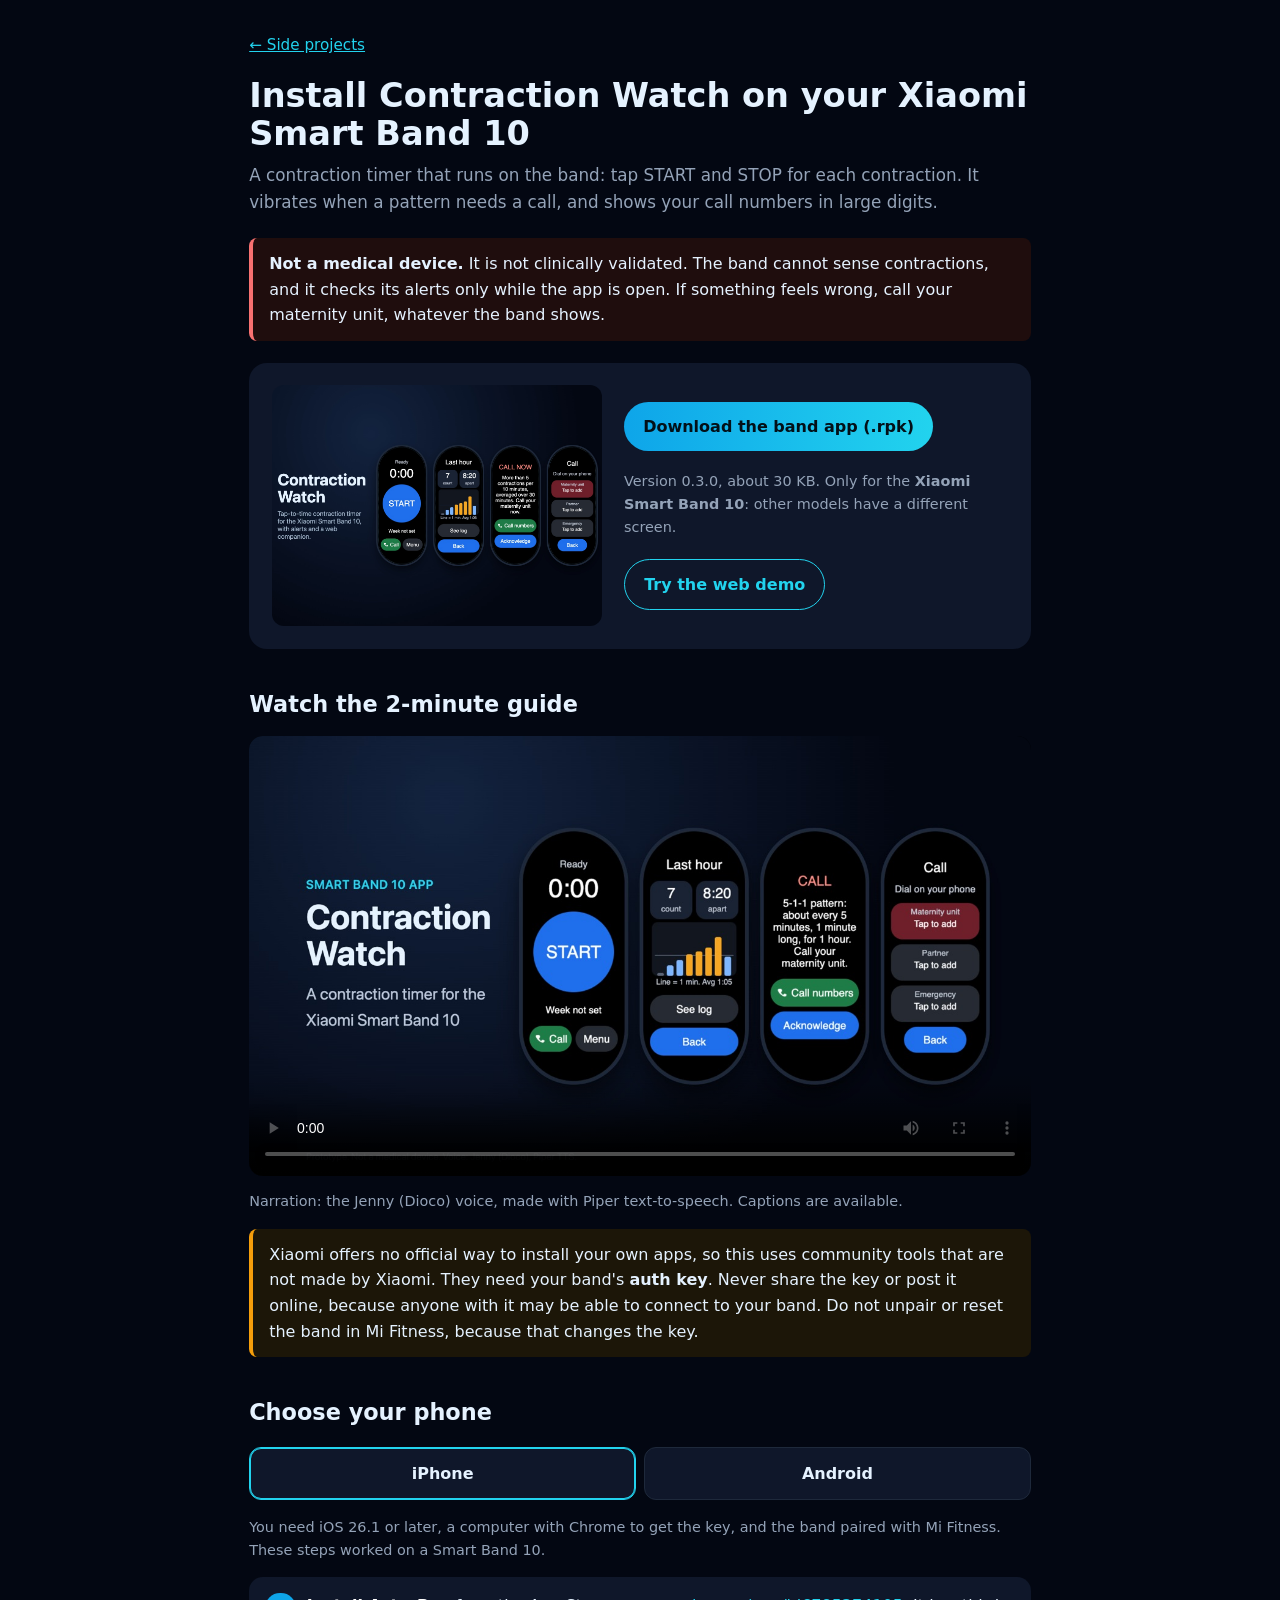
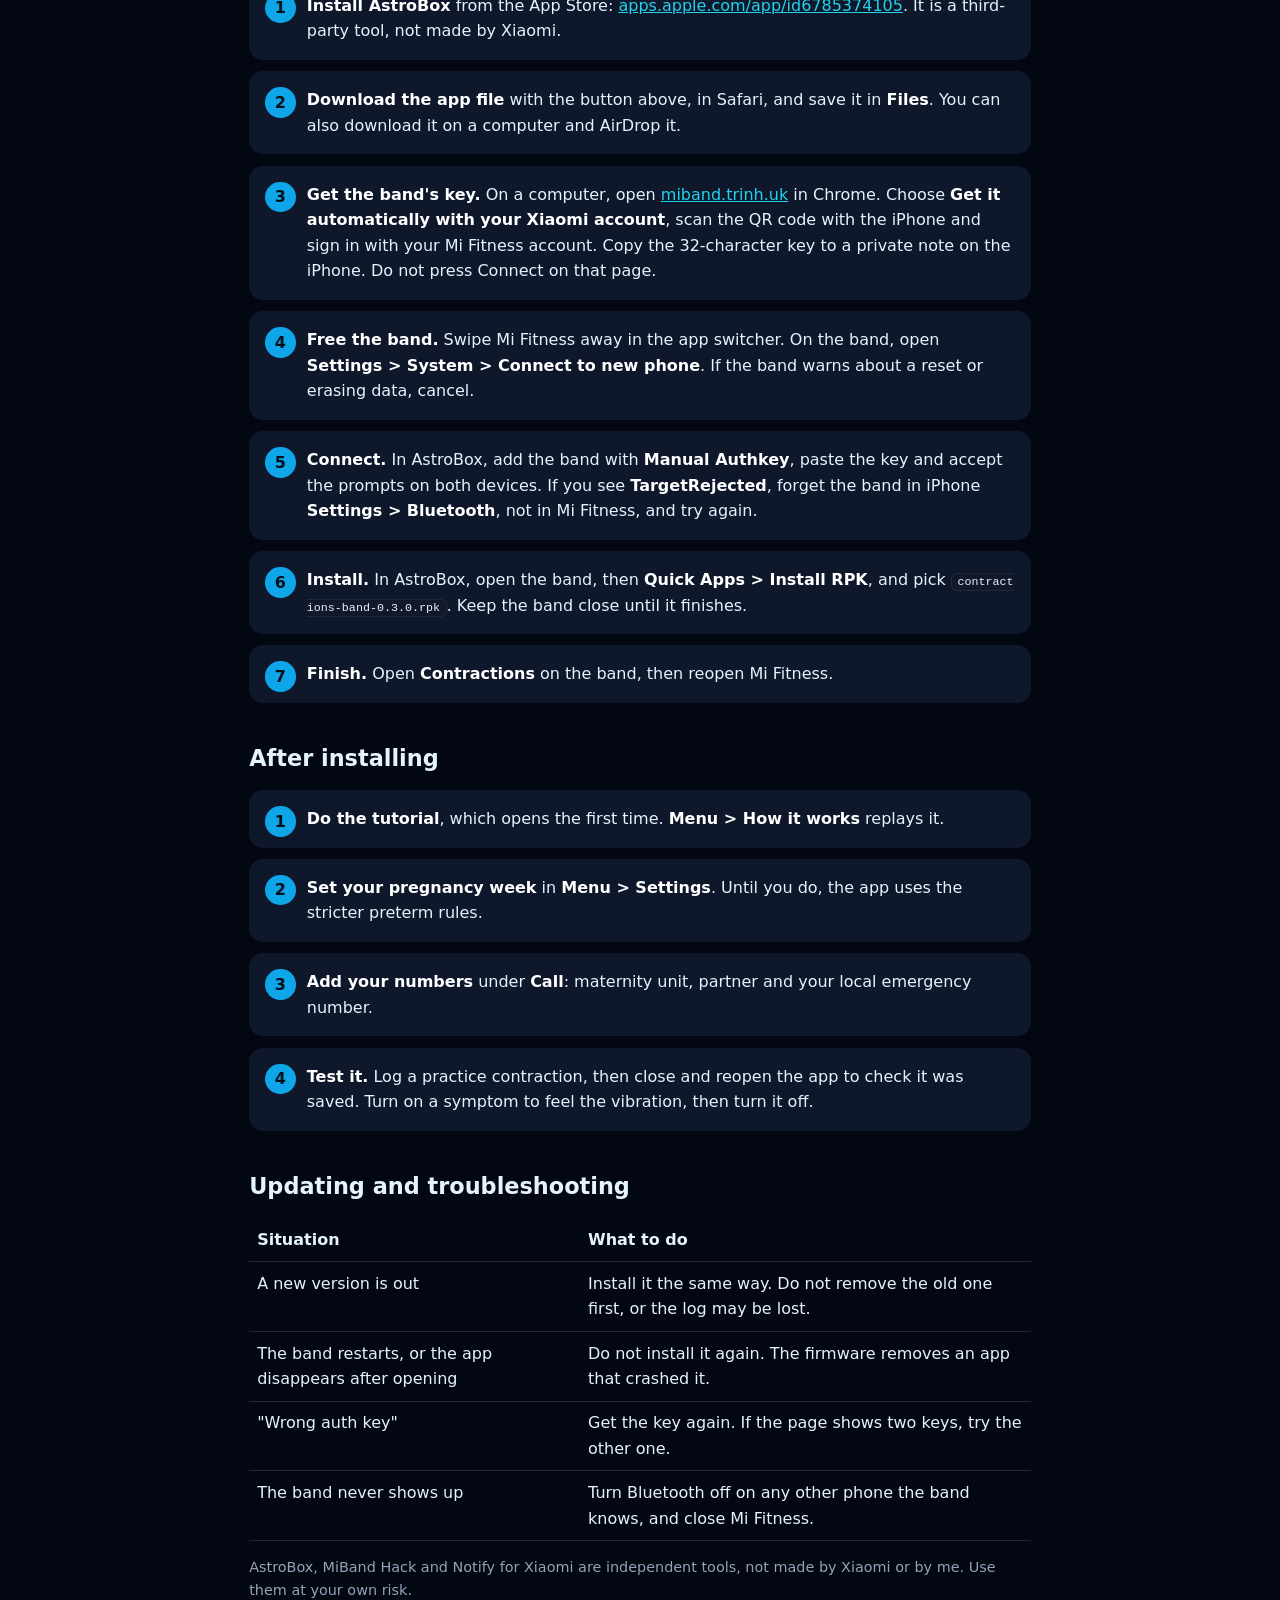
<file: demos/contraction-watch/install.html>
<!DOCTYPE html>
<html lang="en">
<head>
<meta charset="utf-8">
<meta name="viewport" content="width=device-width,initial-scale=1">
<title>Install Contraction Watch on a Xiaomi Smart Band 10</title>
<meta name="description" content="How to install the Contraction Watch app on a Xiaomi Smart Band 10 from an iPhone or an Android phone.">
<link rel="canonical" href="https://shawaiz.de/demos/contraction-watch/install.html">
<style>
  :root{--bg:#030712;--fg:#e5f2ff;--muted:#94a3b8;--card:#0f172a;--line:#1e293b;--accent:#0ea5e9;--accent2:#22d3ee;--warn:#f59e0b;--bad:#f87171;}
  *{box-sizing:border-box}
  body{margin:0;font-family:system-ui,-apple-system,"Segoe UI",sans-serif;background:var(--bg);color:var(--fg);line-height:1.6}
  main{max-width:820px;margin:0 auto;padding:2rem 1.2rem 4rem}
  a{color:var(--accent2)}
  .back{font-size:.95rem}
  h1{font-size:2.1rem;line-height:1.15;margin:1.2rem 0 .5rem}
  h2{font-size:1.4rem;margin:2.4rem 0 .8rem}
  h3{font-size:1.1rem;margin:1.6rem 0 .6rem}
  .lead{color:var(--muted);font-size:1.05rem;margin:0 0 1.4rem}
  .hero{display:flex;gap:1.4rem;align-items:center;flex-wrap:wrap;background:var(--card);border-radius:18px;padding:1.4rem;margin:1.4rem 0}
  .hero img{width:100%;max-width:330px;border-radius:12px}
  .hero div{flex:1;min-width:220px}
  .btn{display:inline-block;background:linear-gradient(90deg,var(--accent),var(--accent2));color:#031018;font-weight:700;padding:.75rem 1.2rem;border-radius:999px;text-decoration:none;margin:.3rem .4rem .3rem 0}
  .btn.ghost{background:none;border:1px solid var(--accent2);color:var(--accent2)}
  .small{color:var(--muted);font-size:.9rem}
  .note{border-left:4px solid var(--warn);background:#1c1608;padding:.8rem 1rem;border-radius:8px;margin:1rem 0}
  .note.bad{border-color:var(--bad);background:#1f0d0d}
  .tabs{display:flex;gap:.5rem;margin:1rem 0}
  .tabs button{flex:1;font:inherit;font-weight:600;color:var(--fg);background:var(--card);border:1px solid var(--line);border-radius:12px;padding:.8rem;cursor:pointer}
  .tabs button[aria-selected="true"]{border-color:var(--accent2);box-shadow:0 0 0 1px var(--accent2) inset}
  ol.steps{list-style:none;counter-reset:s;padding:0;margin:0}
  ol.steps>li{counter-increment:s;position:relative;background:var(--card);border-radius:14px;padding:1rem 1rem 1rem 3.6rem;margin:.7rem 0}
  ol.steps>li::before{content:counter(s);position:absolute;left:1rem;top:1rem;width:1.9rem;height:1.9rem;border-radius:50%;background:var(--accent);color:#031018;font-weight:700;display:flex;align-items:center;justify-content:center}
  ol.steps b{color:#fff}
  code{background:#111827;border:1px solid var(--line);border-radius:6px;padding:.05rem .35rem;font-size:.9em;word-break:break-all}
  table{width:100%;border-collapse:collapse;margin:.6rem 0}
  td,th{text-align:left;padding:.55rem .5rem;border-bottom:1px solid var(--line);vertical-align:top}
  .guide{width:100%;border-radius:14px;background:#000;display:block}
  [hidden]{display:none!important}
</style>
</head>
<body>
<main>
  <a class="back" href="../../projects/index.html">&larr; Side projects</a>
  <h1>Install Contraction Watch on your Xiaomi Smart Band 10</h1>
  <p class="lead">A contraction timer that runs on the band: tap START and STOP for each contraction. It vibrates when a pattern needs a call, and shows your call numbers in large digits.</p>

  <div class="note bad"><b>Not a medical device.</b> It is not clinically validated. The band cannot sense contractions, and it checks its alerts only while the app is open. If something feels wrong, call your maternity unit, whatever the band shows.</div>

  <div class="hero">
    <img src="../../static/contraction-watch.jpg" alt="Contraction Watch screens on a Smart Band 10: timer, chart, alert and call numbers">
    <div>
      <a class="btn" href="contractions-band-0.3.0.rpk" download>Download the band app (.rpk)</a>
      <p class="small">Version 0.3.0, about 30 KB. Only for the <b>Xiaomi Smart Band 10</b>: other models have a different screen.</p>
      <a class="btn ghost" href="index.html">Try the web demo</a>
    </div>
  </div>

  <h2>Watch the 2-minute guide</h2>
  <video class="guide" controls preload="metadata" playsinline poster="guide-poster.jpg">
    <source src="contraction-watch-guide.mp4" type="video/mp4">
    <track kind="captions" src="contraction-watch-guide.en.vtt" srclang="en" label="English">
    <a href="contraction-watch-guide.mp4">Download the video (MP4)</a>
  </video>
  <p class="small">Narration: the Jenny (Dioco) voice, made with Piper text-to-speech. Captions are available.</p>

  <div class="note">Xiaomi offers no official way to install your own apps, so this uses community tools that are not made by Xiaomi. They need your band's <b>auth key</b>. Never share the key or post it online, because anyone with it may be able to connect to your band. Do not unpair or reset the band in Mi Fitness, because that changes the key.</div>

  <h2>Choose your phone</h2>
  <div class="tabs" role="tablist">
    <button role="tab" id="t-ios" aria-selected="true" aria-controls="p-ios">iPhone</button>
    <button role="tab" id="t-android" aria-selected="false" aria-controls="p-android">Android</button>
  </div>

  <section id="p-ios" role="tabpanel" aria-labelledby="t-ios">
    <p class="small">You need iOS 26.1 or later, a computer with Chrome to get the key, and the band paired with Mi Fitness. These steps worked on a Smart Band 10.</p>
    <ol class="steps">
      <li><b>Install AstroBox</b> from the App Store: <a href="https://apps.apple.com/app/id6785374105" rel="noopener">apps.apple.com/app/id6785374105</a>. It is a third-party tool, not made by Xiaomi.</li>
      <li><b>Download the app file</b> with the button above, in Safari, and save it in <b>Files</b>. You can also download it on a computer and AirDrop it.</li>
      <li><b>Get the band's key.</b> On a computer, open <a href="https://miband.trinh.uk" rel="noopener">miband.trinh.uk</a> in Chrome. Choose <b>Get it automatically with your Xiaomi account</b>, scan the QR code with the iPhone and sign in with your Mi Fitness account. Copy the 32-character key to a private note on the iPhone. Do not press Connect on that page.</li>
      <li><b>Free the band.</b> Swipe Mi Fitness away in the app switcher. On the band, open <b>Settings &gt; System &gt; Connect to new phone</b>. If the band warns about a reset or erasing data, cancel.</li>
      <li><b>Connect.</b> In AstroBox, add the band with <b>Manual Authkey</b>, paste the key and accept the prompts on both devices. If you see <b>TargetRejected</b>, forget the band in iPhone <b>Settings &gt; Bluetooth</b>, not in Mi Fitness, and try again.</li>
      <li><b>Install.</b> In AstroBox, open the band, then <b>Quick Apps &gt; Install RPK</b>, and pick <code>contractions-band-0.3.0.rpk</code>. Keep the band close until it finishes.</li>
      <li><b>Finish.</b> Open <b>Contractions</b> on the band, then reopen Mi Fitness.</li>
    </ol>
  </section>

  <section id="p-android" role="tabpanel" aria-labelledby="t-android" hidden>
    <p class="small">For a Smart Band 10 paired with Mi Fitness on Android. Pick one option.</p>
    <h3>Option A: AstroBox (free)</h3>
    <ol class="steps">
      <li><b>Install AstroBox</b> from <a href="https://astrobox.online/en/downloads/" rel="noopener">astrobox.online/en/downloads</a>. Android asks you to allow installs from your browser.</li>
      <li><b>Download the app file</b> with the button above. It goes to <b>Downloads</b>.</li>
      <li><b>Get the band's key</b> in either of these ways:
        <ul>
          <li>Use the QR sign-in at <a href="https://miband.trinh.uk" rel="noopener">miband.trinh.uk</a> on a computer, as in the iPhone steps.</li>
          <li>Let Mi Fitness sync. Connect the phone to a computer by USB as a file transfer device, and copy the logs from <code>Android/data/com.mi.health/files/log/</code>. Search them for <code>encryptKey=</code> and use the <b>last</b> 32-character match.</li>
        </ul></li>
      <li><b>Free the band.</b> Open <b>Settings &gt; Apps &gt; Mi Fitness &gt; Force stop</b>. On the band, open <b>Settings &gt; System &gt; Connect to new phone</b>.</li>
      <li><b>Connect.</b> In AstroBox, add the band with <b>Manual Authkey</b> and accept the prompts. If you see <b>GATT error 133</b>, Mi Fitness is still running: force-stop it again.</li>
      <li><b>Install.</b> Open the band, then <b>Quick Apps &gt; Install RPK</b>, and pick the file.</li>
      <li><b>Finish.</b> Open <b>Contractions</b> on the band, then reopen Mi Fitness.</li>
    </ol>
    <h3>Option B: Notify for Xiaomi (paid)</h3>
    <ol class="steps">
      <li><b>Install Notify for Xiaomi</b> from Google Play and pair it with the band, following its own setup.</li>
      <li><b>Download the app file</b> with the button above. Keep the <code>.rpk</code> extension.</li>
      <li><b>Open the file with Notify.</b> Check that it says <b>Valid app file</b>, then tap <b>Install</b> and wait for <b>Update completed</b>.</li>
    </ol>
  </section>

  <h2>After installing</h2>
  <ol class="steps">
    <li><b>Do the tutorial</b>, which opens the first time. <b>Menu &gt; How it works</b> replays it.</li>
    <li><b>Set your pregnancy week</b> in <b>Menu &gt; Settings</b>. Until you do, the app uses the stricter preterm rules.</li>
    <li><b>Add your numbers</b> under <b>Call</b>: maternity unit, partner and your local emergency number.</li>
    <li><b>Test it.</b> Log a practice contraction, then close and reopen the app to check it was saved. Turn on a symptom to feel the vibration, then turn it off.</li>
  </ol>

  <h2>Updating and troubleshooting</h2>
  <table>
    <tr><th>Situation</th><th>What to do</th></tr>
    <tr><td>A new version is out</td><td>Install it the same way. Do not remove the old one first, or the log may be lost.</td></tr>
    <tr><td>The band restarts, or the app disappears after opening</td><td>Do not install it again. The firmware removes an app that crashed it.</td></tr>
    <tr><td>"Wrong auth key"</td><td>Get the key again. If the page shows two keys, try the other one.</td></tr>
    <tr><td>The band never shows up</td><td>Turn Bluetooth off on any other phone the band knows, and close Mi Fitness.</td></tr>
  </table>
  <p class="small">AstroBox, MiBand Hack and Notify for Xiaomi are independent tools, not made by Xiaomi or by me. Use them at your own risk.</p>
</main>
<script>
  // iPhone first, unless the visitor is on Android or links to #android.
  var tabs = { ios: document.getElementById('t-ios'), android: document.getElementById('t-android') };
  function show(k) {
    Object.keys(tabs).forEach(function (n) {
      tabs[n].setAttribute('aria-selected', n === k);
      document.getElementById('p-' + n).hidden = n !== k;
    });
  }
  tabs.ios.onclick = function () { show('ios'); history.replaceState(null, '', '#iphone'); };
  tabs.android.onclick = function () { show('android'); history.replaceState(null, '', '#android'); };
  show(location.hash === '#android' || (location.hash !== '#iphone' && /Android/i.test(navigator.userAgent)) ? 'android' : 'ios');
</script>
</body>
</html>
</file>
<file: demos/contraction-watch/src/app.css>
:root{--bg:#f3f5f4;--card:#fff;--ink:#16211f;--mute:#55635f;--line:#dbe1de;--acc:#0b6e69;--on:#fff;--call:#875000;--callb:#fff3df;--urg:#b01e2b;--urgb:#fdebec;--track:#e4eae7}
@media(prefers-color-scheme:dark){:root{--bg:#0f1514;--card:#18201e;--ink:#e9f0ed;--mute:#a0b0ab;--line:#2c3835;--acc:#4cc2b8;--on:#04201d;--call:#f2b862;--callb:#33270f;--urg:#ff8b92;--urgb:#3a1619;--track:#2a3532}}
*{box-sizing:border-box}[hidden]{display:none!important}body{margin:0;background:var(--bg);color:var(--ink);font:16px/1.5 system-ui,sans-serif}
header{background:var(--card);border-bottom:1px solid var(--line);position:sticky;top:0;z-index:5}.bar,nav,main{max-width:920px;margin:auto;padding:0 16px}.bar{display:flex;justify-content:space-between;align-items:center;gap:10px;padding-top:10px}
h1{font-size:1.1rem;margin:0}h2{font-size:1.05rem;margin:0 0 6px}h3{font-size:1rem;margin:0 0 6px}p{margin:4px 0 10px}.mute{color:var(--mute)}.sm{font-size:.88rem}
nav{display:flex;overflow-x:auto}nav button{border:0;background:none;border-bottom:3px solid transparent;border-radius:0;padding:10px 12px;white-space:nowrap;color:var(--mute)}nav button[aria-selected=true]{color:var(--ink);border-color:var(--acc);font-weight:600}
button,select,input{font:inherit;color:inherit;background:var(--card);border:1px solid var(--line);border-radius:10px;padding:8px 14px;min-height:44px}input[type=checkbox]{min-height:0;width:20px;height:20px;accent-color:var(--acc)}
button{cursor:pointer}button:focus-visible,input:focus-visible,select:focus-visible,summary:focus-visible{outline:3px solid var(--acc);outline-offset:2px}.pri{background:var(--acc);color:var(--on);border-color:var(--acc);font-weight:600}button:disabled{opacity:.45;cursor:default}
.chip{font-size:.88rem;border-radius:99px;min-height:36px;padding:4px 14px;font-variant-numeric:tabular-nums}.chip.ok{border-color:var(--acc);color:var(--acc)}
main{padding-top:16px;padding-bottom:90px}.card{background:var(--card);border:1px solid var(--line);border-radius:14px;padding:16px;margin-bottom:14px;min-width:0}.row{display:flex;gap:10px;flex-wrap:wrap;align-items:center}.sp{justify-content:space-between}.c{justify-content:center}.center{text-align:center}
.grid{display:grid;grid-template-columns:1fr 1fr;gap:14px}@media(max-width:700px){.grid{grid-template-columns:1fr;gap:0}}#weeks{width:110px}
.simbar{display:flex;justify-content:space-between;align-items:center;gap:10px;border:2px dashed var(--mute);border-radius:12px;padding:6px 12px;margin-bottom:14px;font-weight:600}
.status{display:flex;gap:14px;align-items:center;border:1px solid var(--line);border-radius:14px;padding:14px 16px;margin-bottom:14px;background:var(--card)}.status p{margin:0}.ic{flex:none;width:40px;height:40px;border-radius:50%;display:grid;place-items:center;font-weight:800;font-size:1.2rem;background:var(--track)}
.status.call{background:var(--callb);border-color:var(--call)}.status.call .ic{background:var(--call);color:var(--callb)}.status.urgent{background:var(--urgb);border-color:var(--urg)}.status.urgent .ic{background:var(--urg);color:var(--urgb)}#alerts{flex:1}#alerts .row{justify-content:space-between;flex-wrap:nowrap;margin:4px 0;font-weight:600}
.dial{position:relative;width:min(280px,78vw);aspect-ratio:1;margin:0 auto 6px}.dial svg{width:100%;height:100%}.tr,.pr{fill:none;stroke-width:12}.tr{stroke:var(--track)}.pr{stroke:var(--acc);stroke-linecap:round}.mk{stroke:var(--ink);stroke-width:3}
#tap{position:absolute;inset:11%;border-radius:50%;border:0;background:var(--acc);color:var(--on);display:flex;flex-direction:column;align-items:center;justify-content:center;padding:0}#tap.on{background:var(--ink);color:var(--card)}#time{font-size:3.4rem;line-height:1.1;font-weight:700;font-variant-numeric:tabular-nums}#act{font-weight:700;font-size:1.1rem}
.ask{border:2px solid var(--acc);border-radius:12px;padding:12px;margin-bottom:10px}.ask .row{margin-top:8px}
.m{margin:16px 0}.m div:first-child{display:flex;justify-content:space-between;gap:8px;align-items:baseline}.m b{font-size:1.5rem;font-variant-numeric:tabular-nums}.mb{height:10px;border-radius:5px;background:var(--track);overflow:hidden;margin-top:4px}.mb i{display:block;height:100%;background:var(--acc);border-radius:5px}
.plot svg{width:100%;height:120px;display:block}.plot text{fill:var(--mute);font-size:12px}.gl{stroke:var(--line)}.tg{stroke:var(--mute);stroke-dasharray:4 4}.bar1{fill:var(--acc)}.ln{fill:none;stroke:var(--acc);stroke-width:2}
#tip{position:fixed;background:var(--ink);color:var(--card);border-radius:8px;padding:6px 10px;font-size:.88rem;pointer-events:none;z-index:9}
#flags{display:grid;grid-template-columns:repeat(auto-fit,minmax(180px,1fr));gap:8px}#flags button{text-align:left}#flags button[aria-pressed=true]{background:var(--urgb);border:2px solid var(--urg);font-weight:600}#flags button[aria-pressed=true]::before{content:"! "}
.lr{display:grid;grid-template-columns:1.2fr 1fr 1fr auto;gap:8px;align-items:center;border-top:1px solid var(--line);padding:6px 0;font-variant-numeric:tabular-nums}.lr button{min-height:36px;padding:2px 10px}
.steps{list-style:none;padding:0;counter-reset:s}.steps li{counter-increment:s;position:relative;padding:0 0 20px 50px}.steps li::before{content:counter(s);position:absolute;left:0;top:-4px;width:34px;height:34px;border-radius:50%;display:grid;place-items:center;background:var(--track);font-weight:700}.steps li.done::before{content:"\2713";background:var(--acc);color:var(--on)}.steps select{max-width:100%}.ck{display:flex;gap:8px;align-items:center;margin-top:6px}.sig{font-size:1.1rem}.sig span{font-size:2.6rem;font-weight:700;font-variant-numeric:tabular-nums}.bad{color:var(--urg);font-weight:600}
#scns{display:grid;grid-template-columns:repeat(auto-fit,minmax(220px,1fr));gap:8px;margin-bottom:12px}#scns button{text-align:left}.foot{color:var(--mute);font-size:.88rem}
#player{position:fixed;bottom:0;left:0;right:0;background:var(--card);border-top:1px solid var(--line);padding:8px 16px;display:flex;gap:10px;align-items:center;justify-content:center;z-index:6}
</file>
